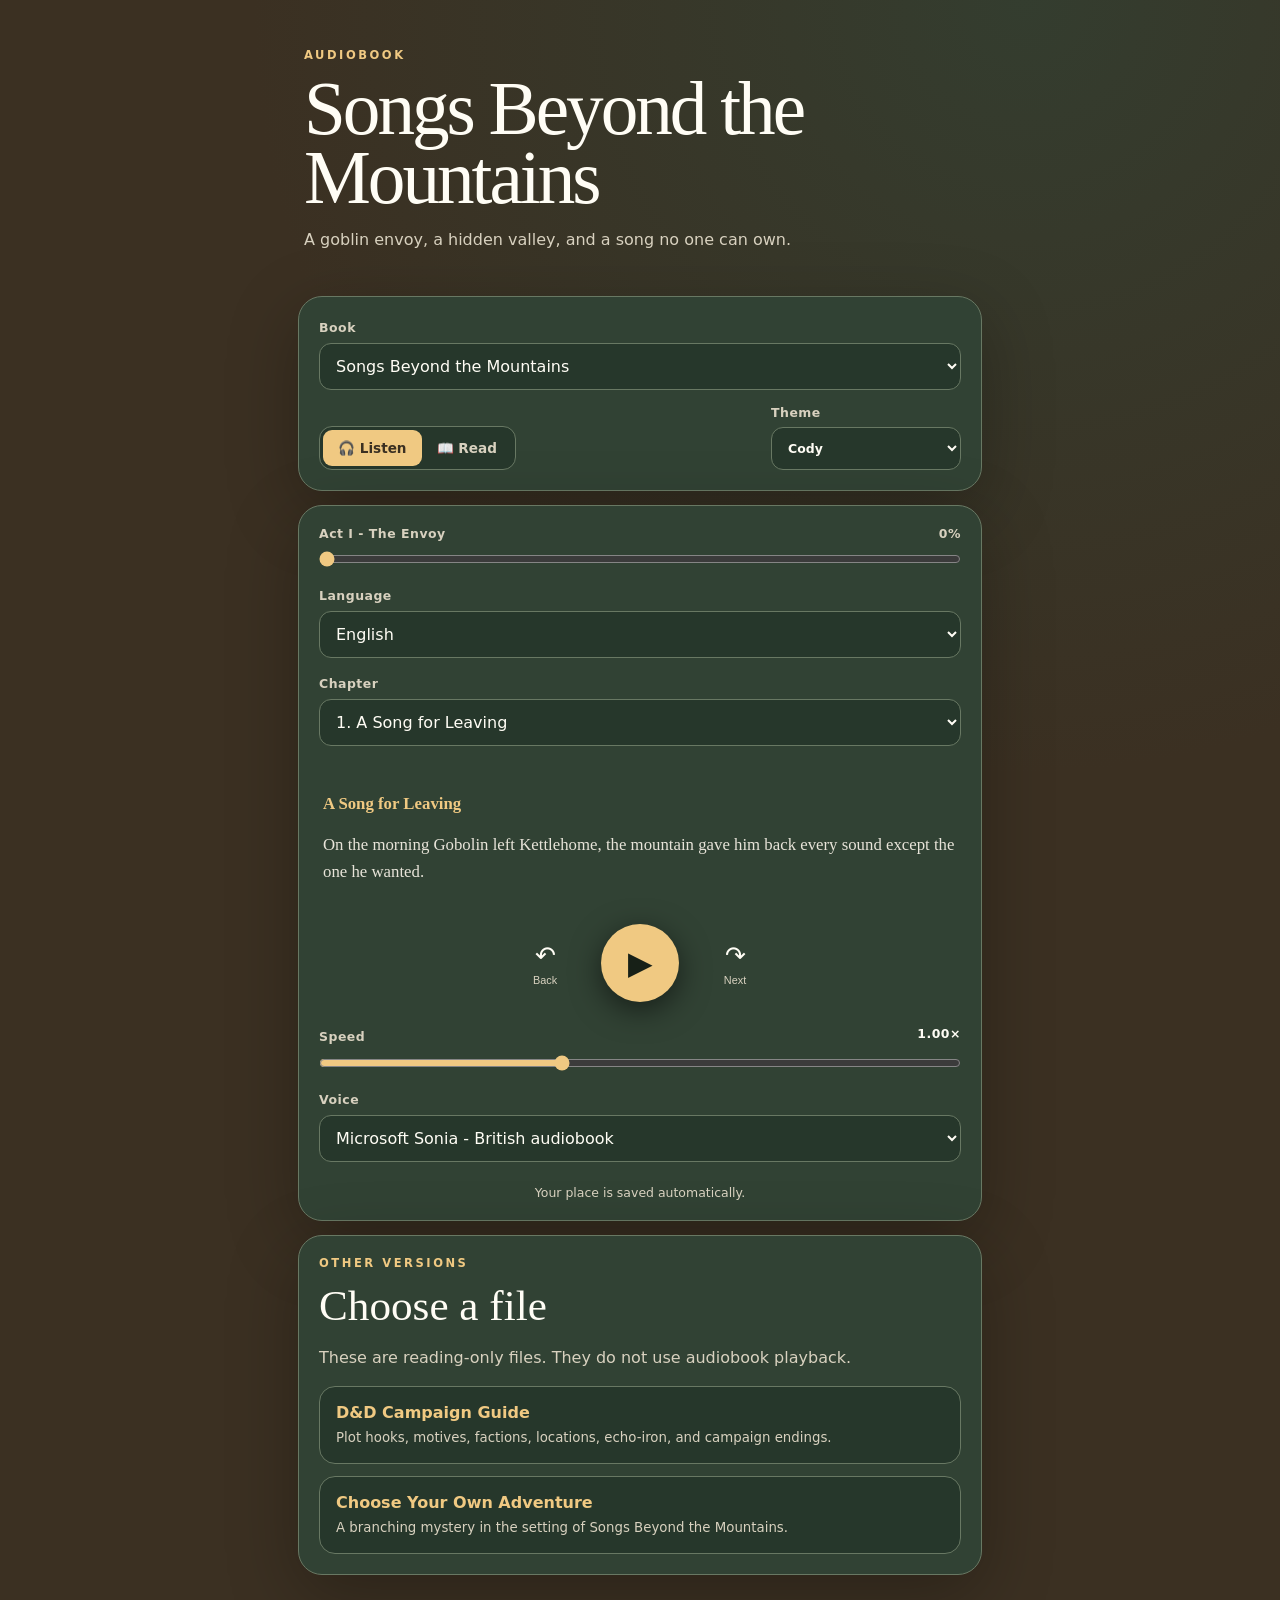
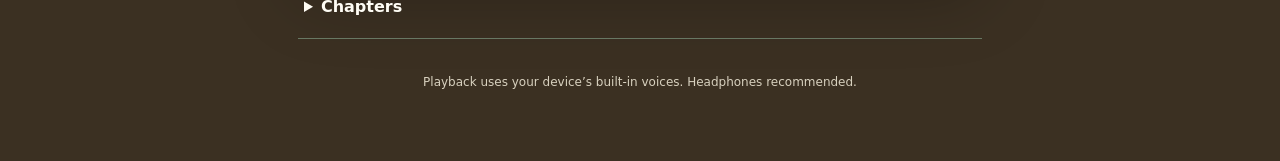
<file: index.html>
﻿<!doctype html>
<html lang="en">
<head>
  <meta charset="utf-8">
  <meta name="viewport" content="width=device-width,initial-scale=1,viewport-fit=cover">
  <meta name="theme-color" content="#17231d">
  <title>Songs Beyond the Mountains</title>
  <link rel="manifest" href="manifest.webmanifest">
  <link rel="stylesheet" href="style.css?v=14">
</head>
<body data-theme="cody" data-mode="listen">
  <main>
    <header>
      <p class="eyebrow" id="eyebrow">AUDIOBOOK</p>
      <h1 id="bookTitle">Songs Beyond<br>the Mountains</h1>
      <p class="subtitle" id="bookSubtitle">A goblin envoy, a hidden valley, and a song no one can own.</p>
    </header>

    <section class="library-controls" aria-label="Boghylde">
      <label for="bookSelect" id="bookLabel">Bog</label>
      <select id="bookSelect"></select>
      <div class="toolbar-row">
        <div class="segmented" aria-label="Tilstand">
          <button id="listenMode" class="active" type="button">🎧 Lyt</button>
          <button id="readMode" type="button">📖 Læs</button>
        </div>
        <label class="theme-picker" for="themeSelect"><span id="themeLabel">Tema</span>
          <select id="themeSelect">
            <option value="light">Sort/hvid</option>
            <option value="dark">Mørk</option>
            <option value="cody">Cody</option>
          </select>
        </label>
      </div>
    </section>

    <section class="player" aria-label="Audiobook player">
      <div class="progress-copy listen-only">
        <span id="actLabel">Act I</span>
        <span id="percentLabel">0%</span>
      </div>
      <input id="progress" class="listen-only" type="range" min="0" max="1000" value="0" aria-label="Chapter progress">

      <label for="languageSelect" id="languageLabel">Language</label>
      <select id="languageSelect">
        <option value="en">English</option>
        <option value="da">Dansk</option>
      </select>

      <label for="chapterSelect" id="chapterLabel">Chapter</label>
      <select id="chapterSelect"></select>

      <div class="now-reading listen-only">
        <p id="chapterTitle">Loading…</p>
        <p id="paragraphText"></p>
      </div>
      <audio id="chapterAudio" preload="metadata"></audio>

      <div class="transport listen-only">
        <button id="previous" class="small" aria-label="Previous paragraph">↶<span>Back</span></button>
        <button id="play" class="play" aria-label="Play">▶</button>
        <button id="next" class="small" aria-label="Next paragraph">↷<span>Next</span></button>
      </div>

      <div class="settings-grid listen-only">
        <label for="rate">Speed <output id="rateValue">1.00×</output></label>
        <input id="rate" type="range" min="0.7" max="1.5" step="0.05" value="1">
        <label for="voiceSelect">Voice</label>
        <select id="voiceSelect"></select>
      </div>

      <p id="status" class="status" aria-live="polite">Your place is saved automatically.</p>
    </section>

    <article id="reader" class="reader" aria-label="Læsetilstand">
      <p id="readerAct" class="eyebrow"></p>
      <h2 id="readerTitle"></h2>
      <div id="readerText"></div>
    </article>


    <section class="resource-cards" aria-label="Other versions">
      <p class="eyebrow">OTHER VERSIONS</p>
      <h2>Choose a file</h2>
      <p class="subtitle">These are reading-only files. They do not use audiobook playback.</p>
      <div class="card-grid">
        <a class="resource-card" href="extras/songs-beyond-the-mountains-dnd-campaign-guide.html">
          <span>D&D Campaign Guide</span>
          <small>Plot hooks, motives, factions, locations, echo-iron, and campaign endings.</small>
        </a>
        <a class="resource-card" href="extras/songs-beyond-the-mountains-choose-your-own-adventure.html">
          <span>Choose Your Own Adventure</span>
          <small>A branching mystery in the setting of Songs Beyond the Mountains.</small>
        </a>
      </div>
    </section>
    <details>
      <summary>Chapters</summary>
      <ol id="chapterList"></ol>
    </details>

    <footer>
      <p id="footerText">Playback uses your device’s built-in voices. Headphones recommended.</p>
    </footer>
  </main>
  <script src="chapters-data.js?v=9"></script>
  <script src="chapters-data-da.js?v=9"></script>
  <script src="audio/da/ready.js?v=9"></script>
  <script src="audio/en/ready.js?v=10"></script>
  <script src="library-data.js?v=14"></script>
  <script src="app.js?v=14" defer></script>
</body>
</html>
</file>
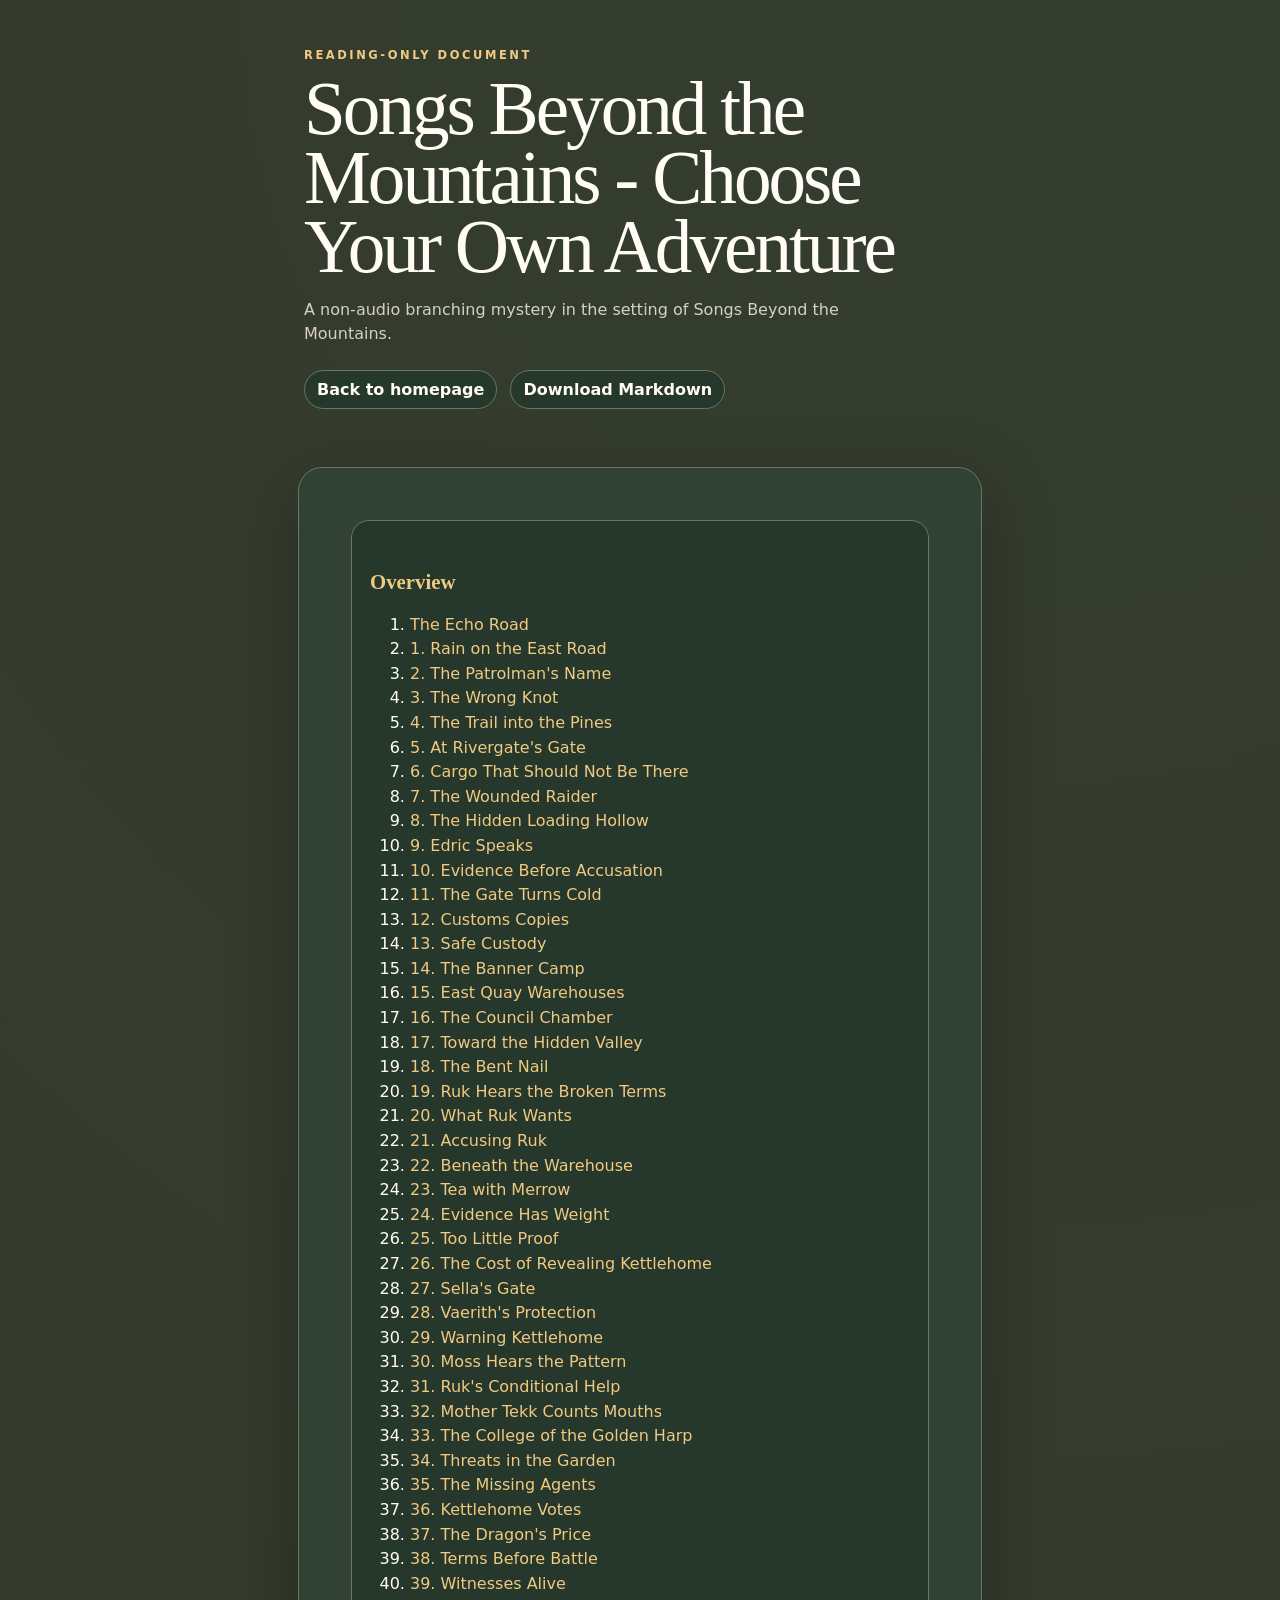
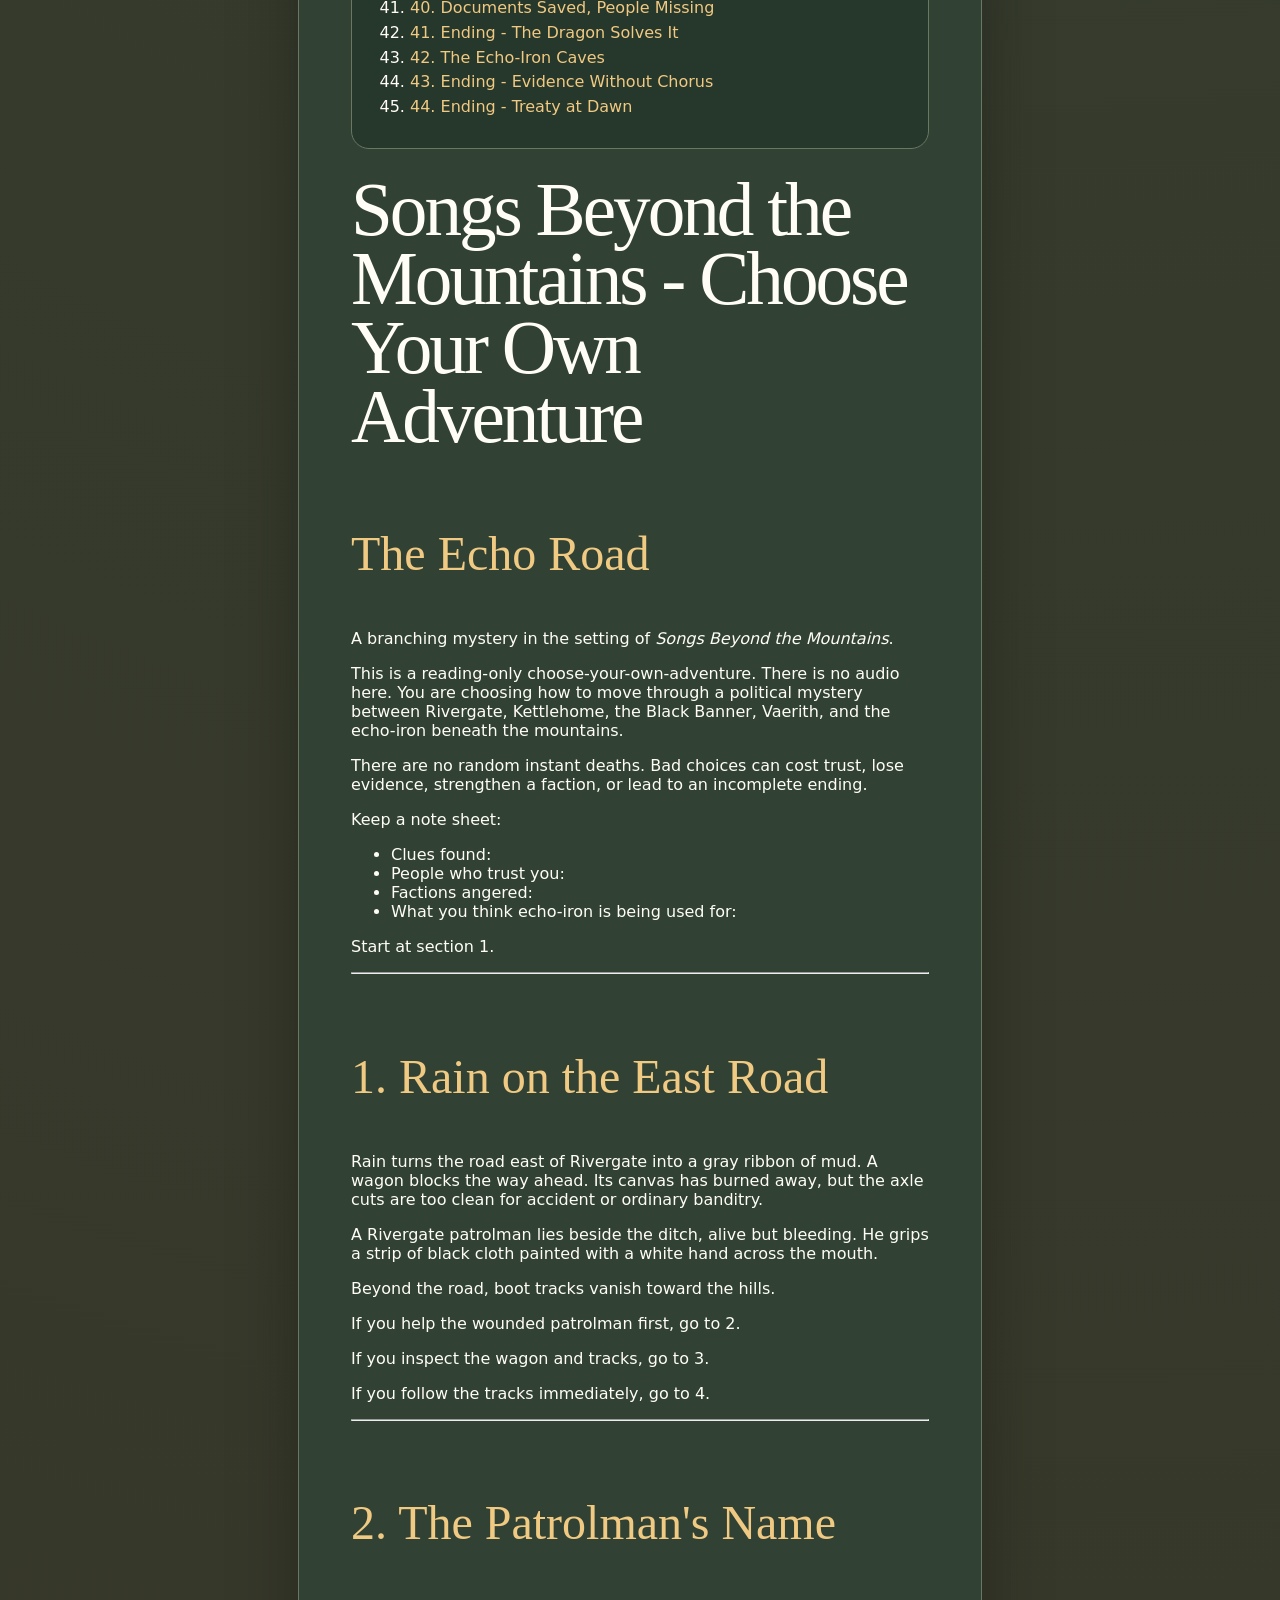
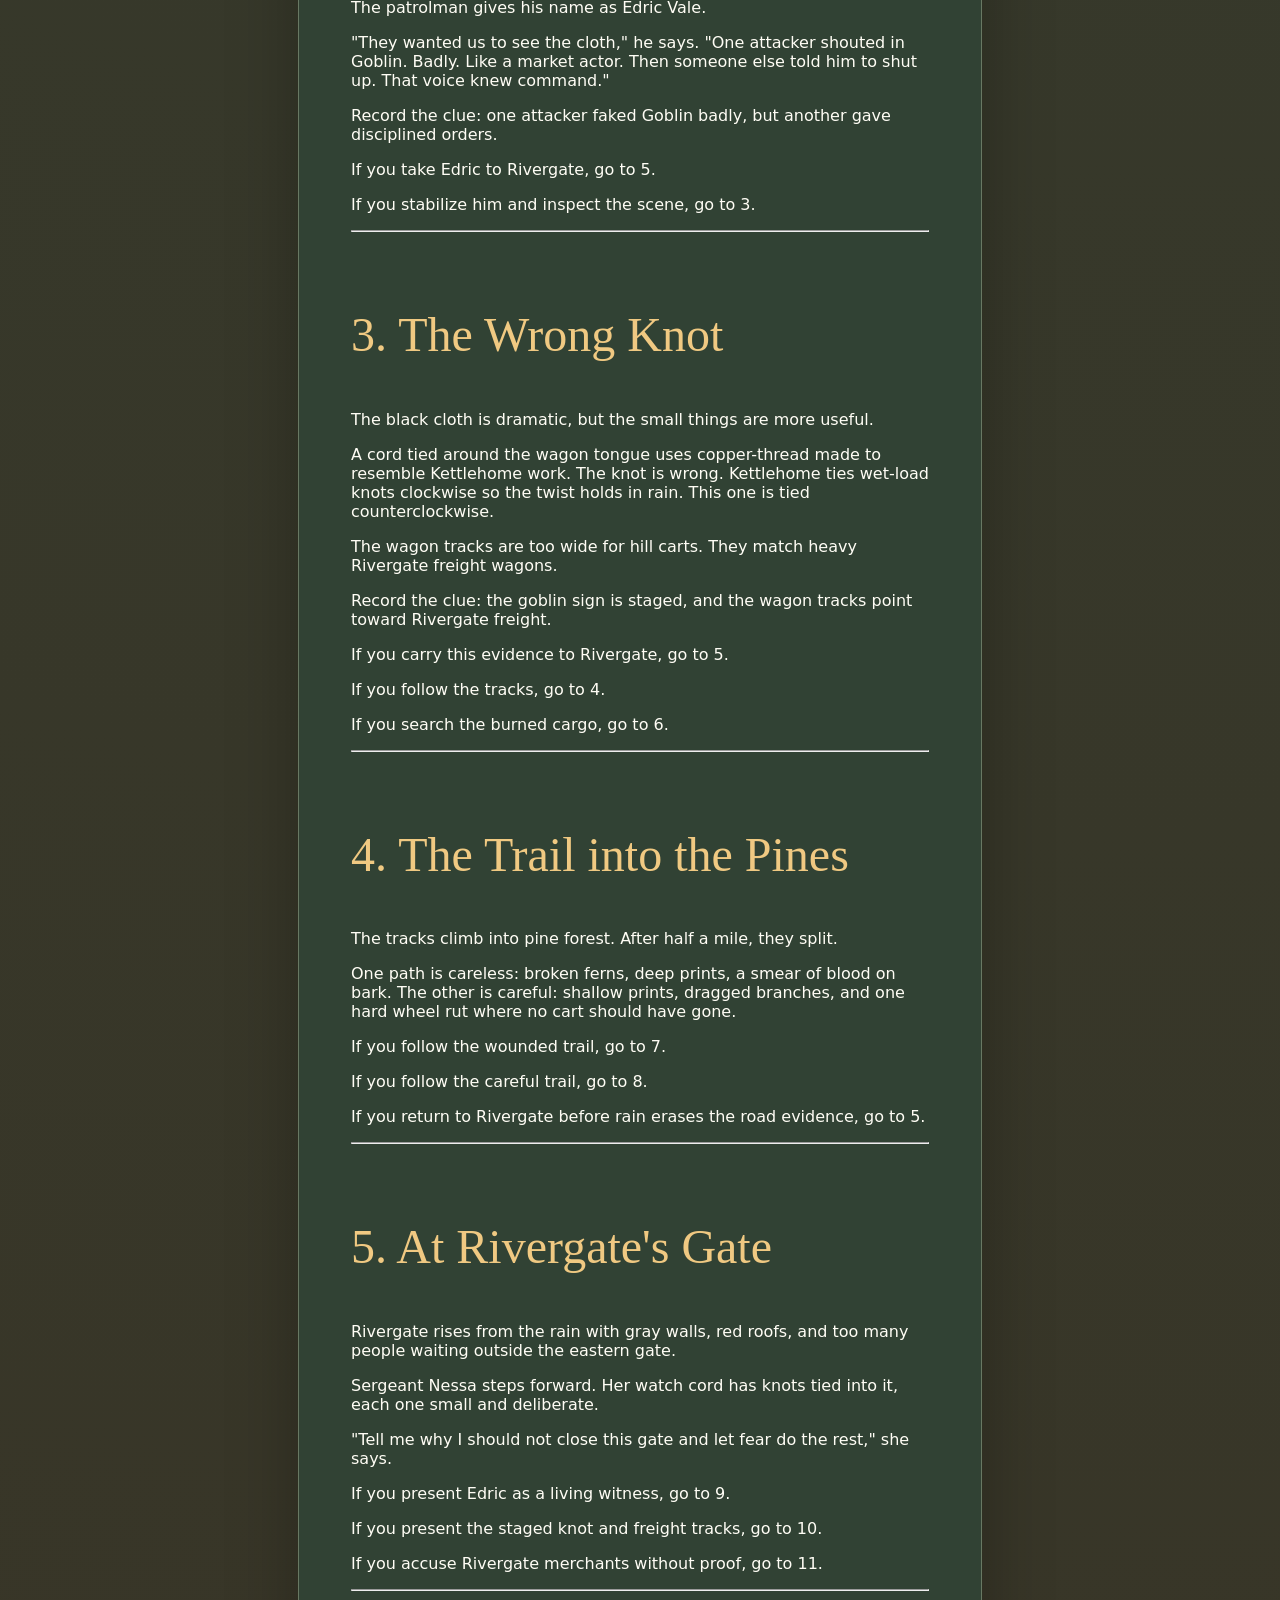
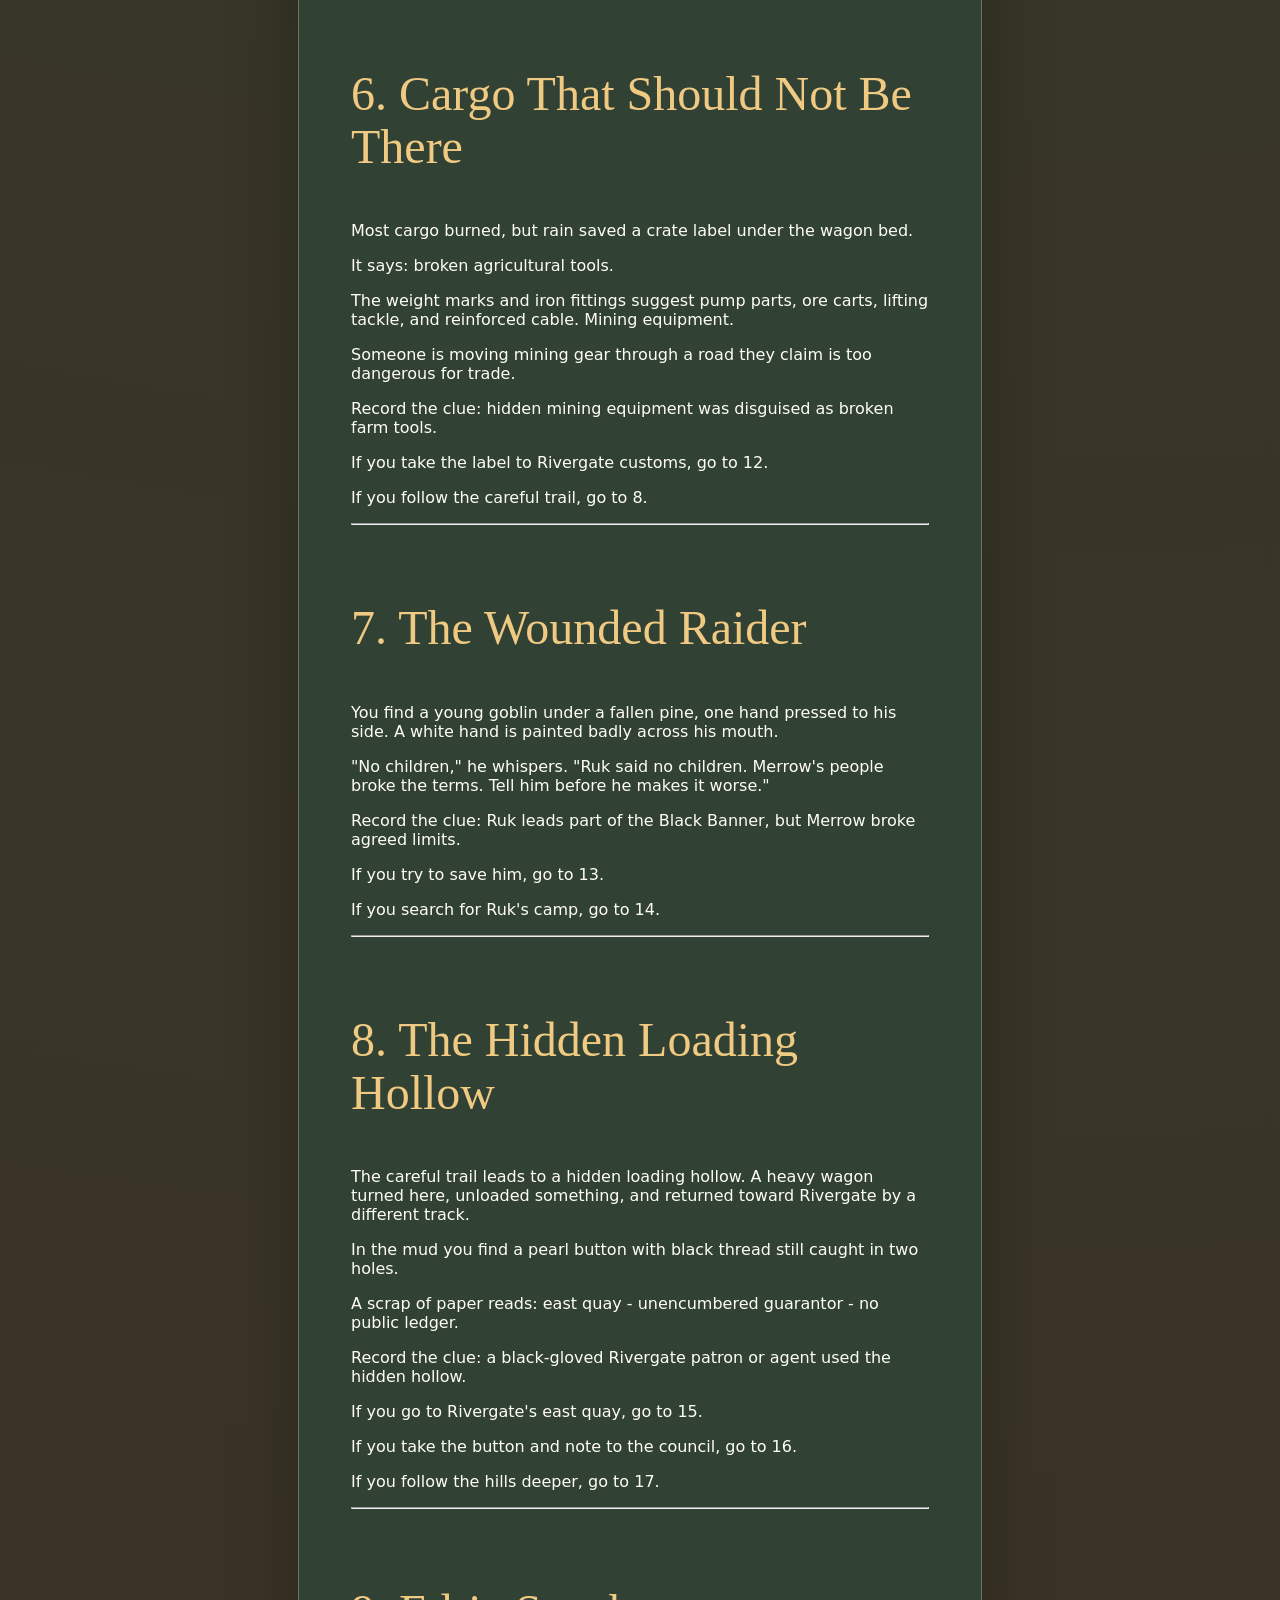
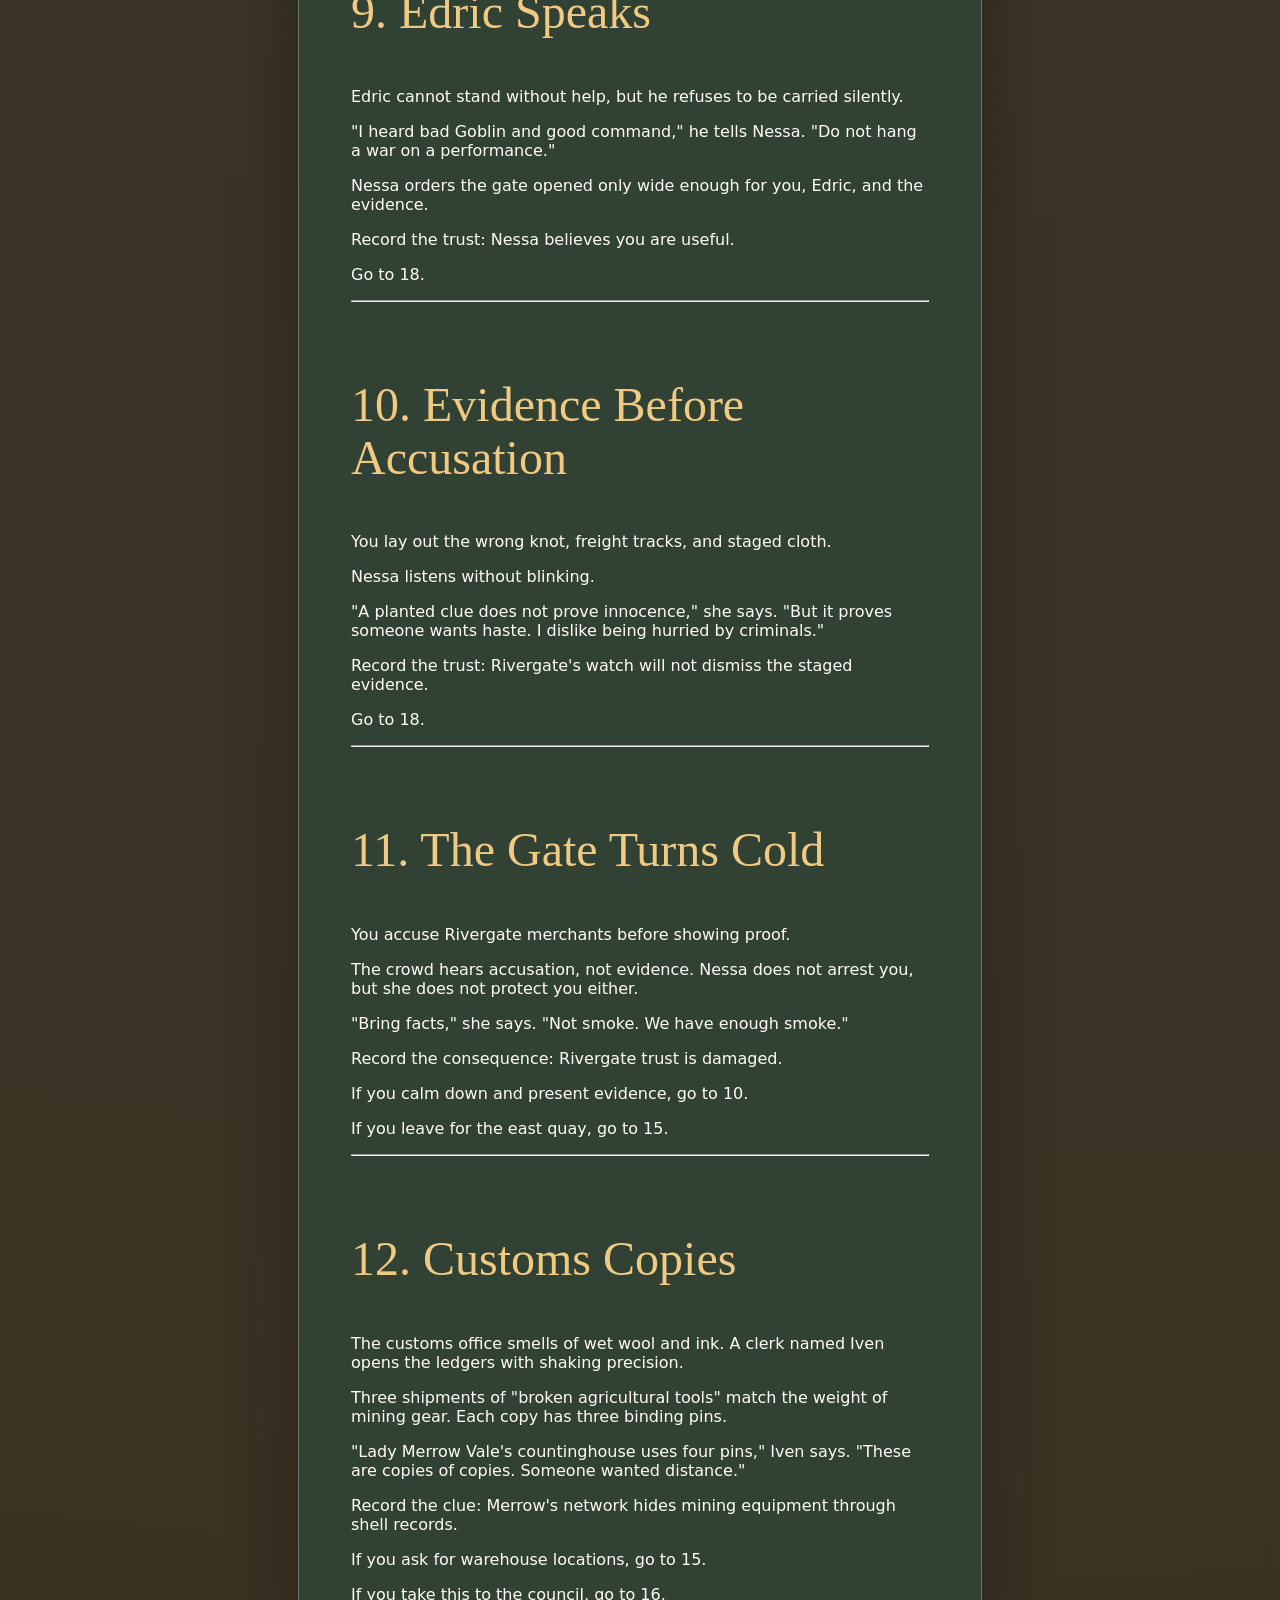
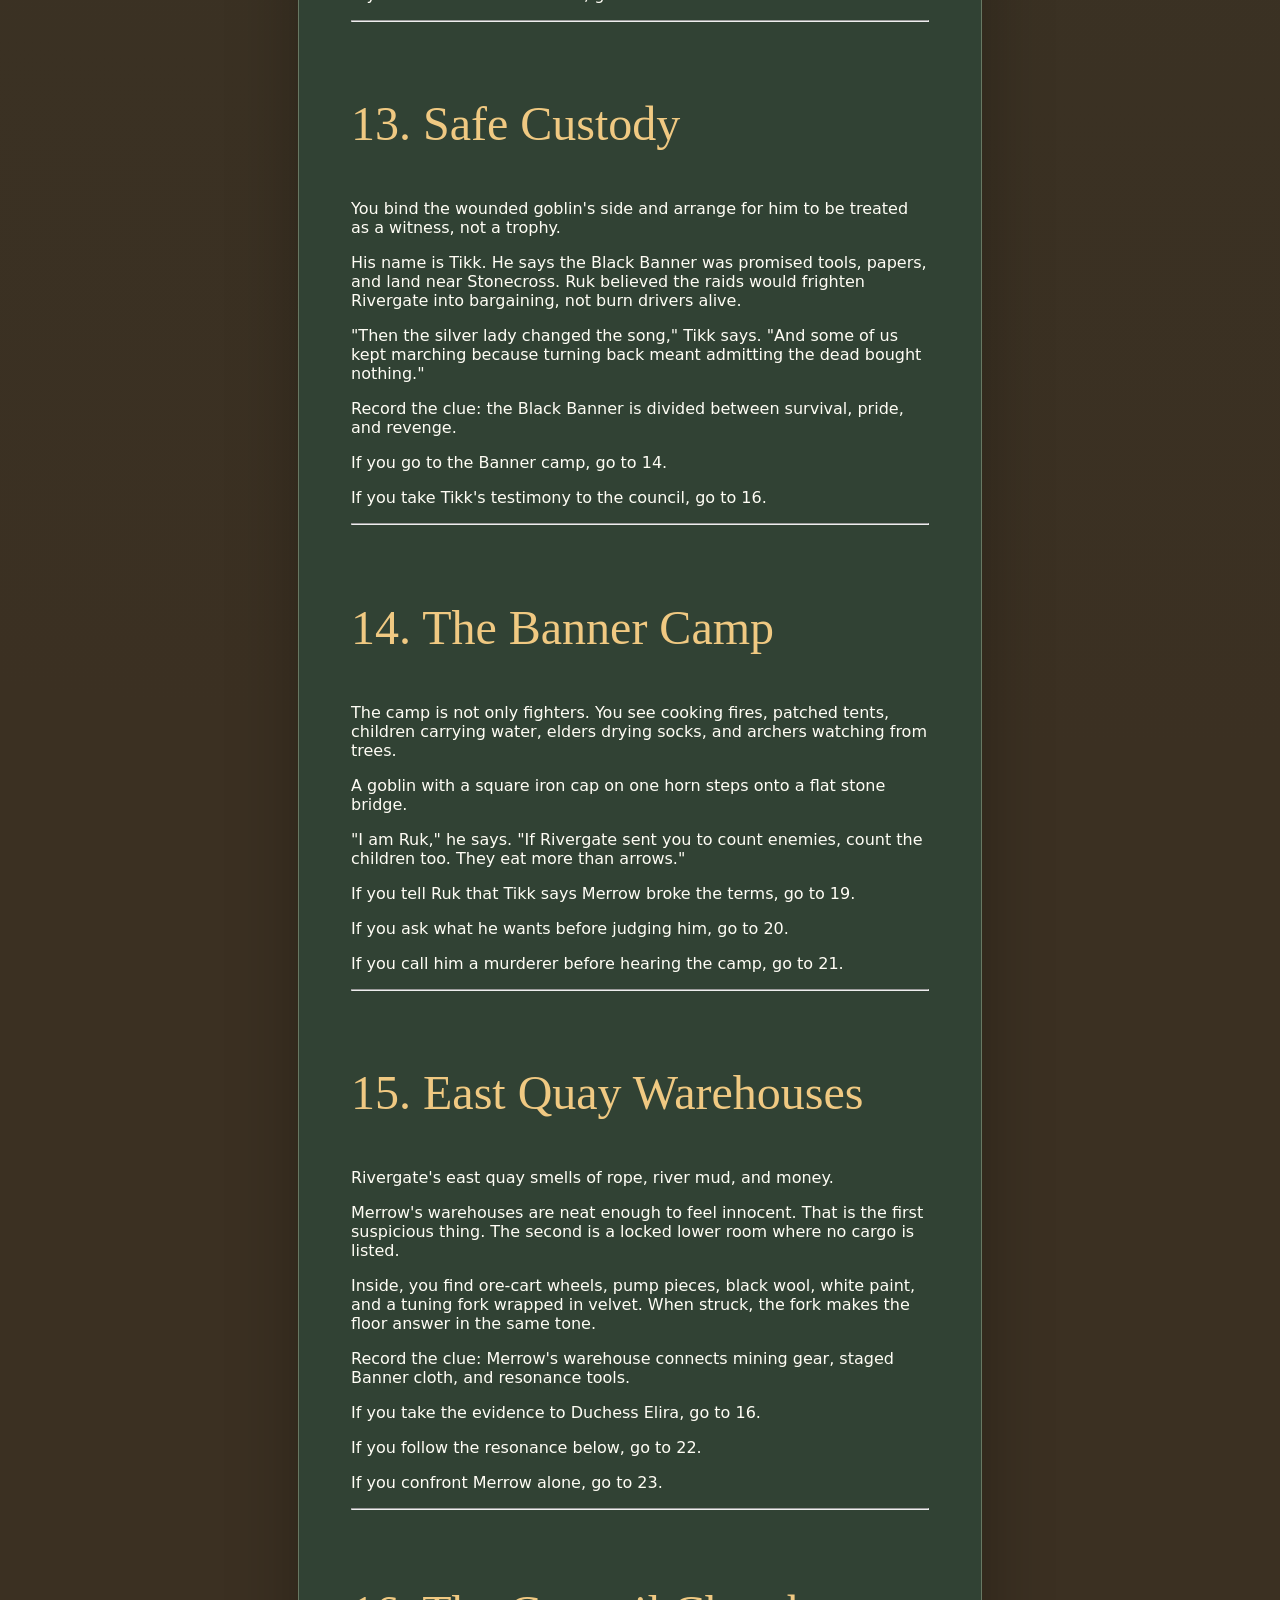
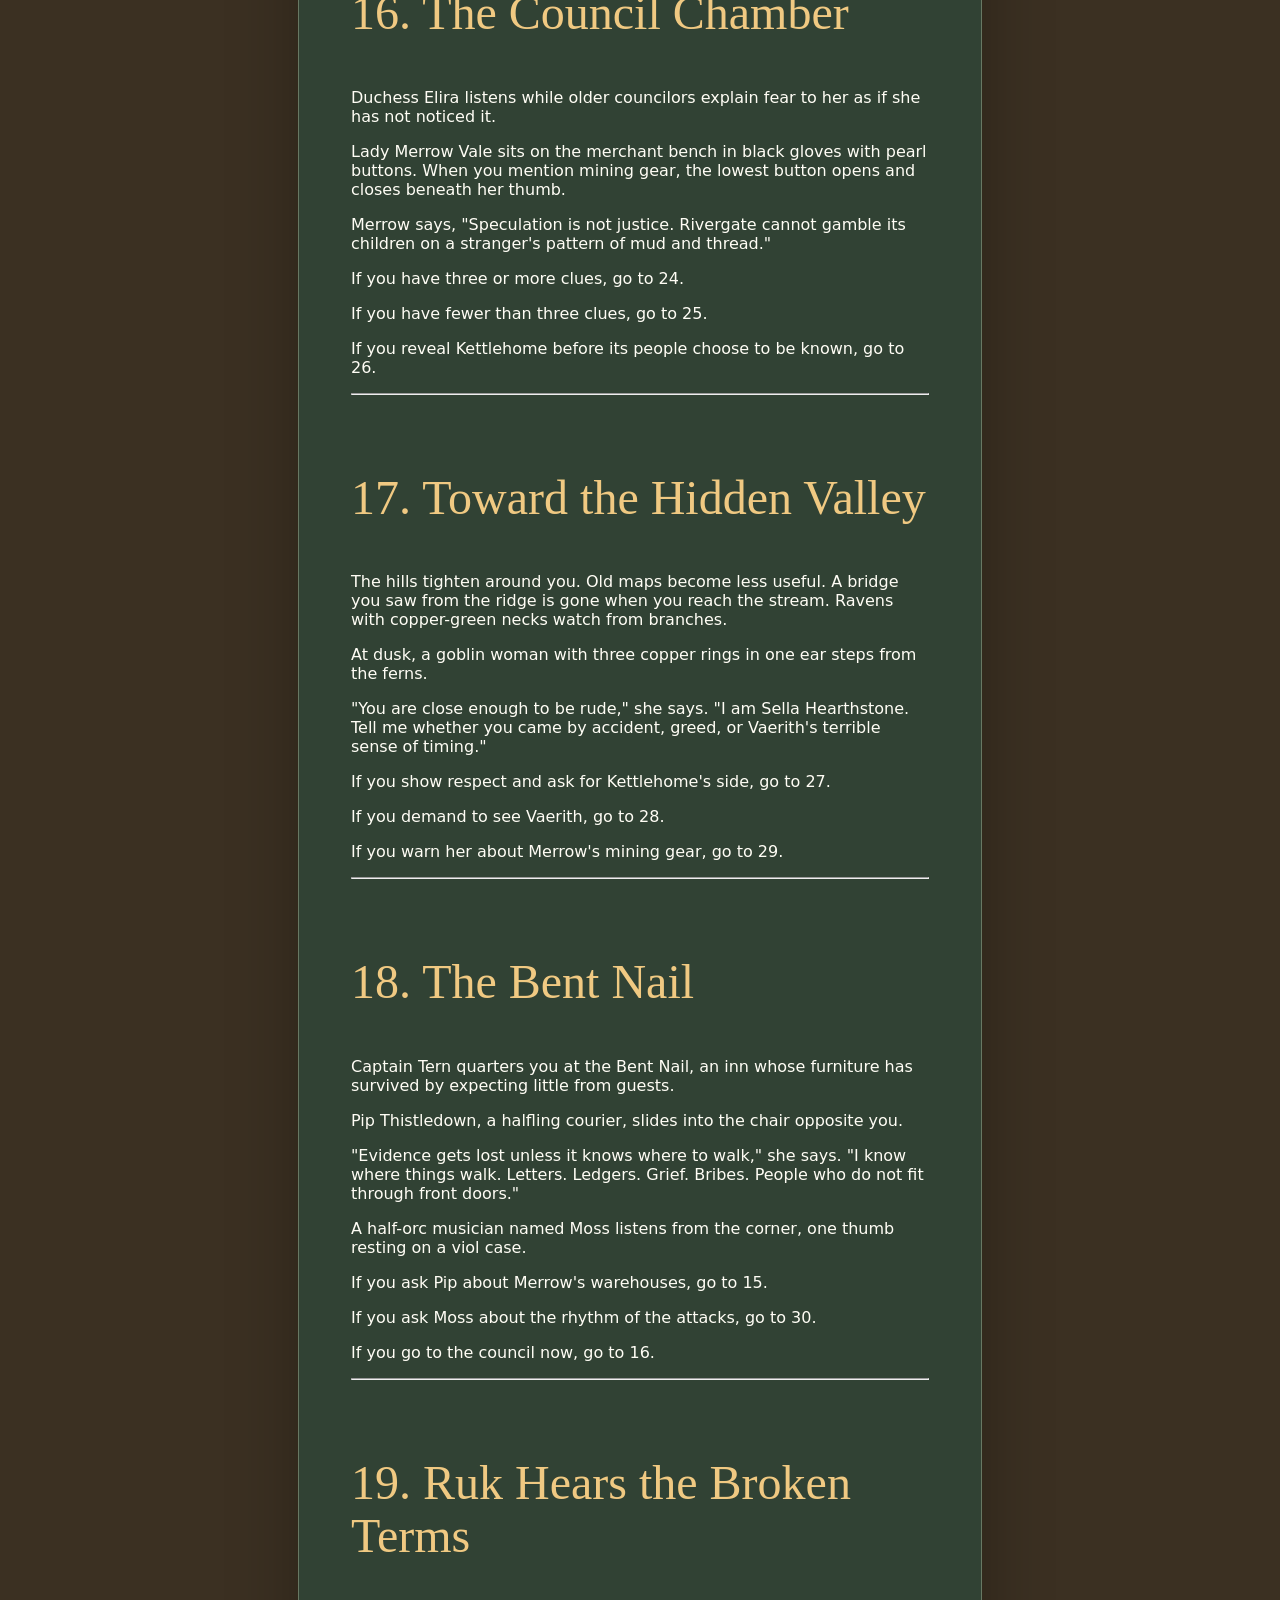
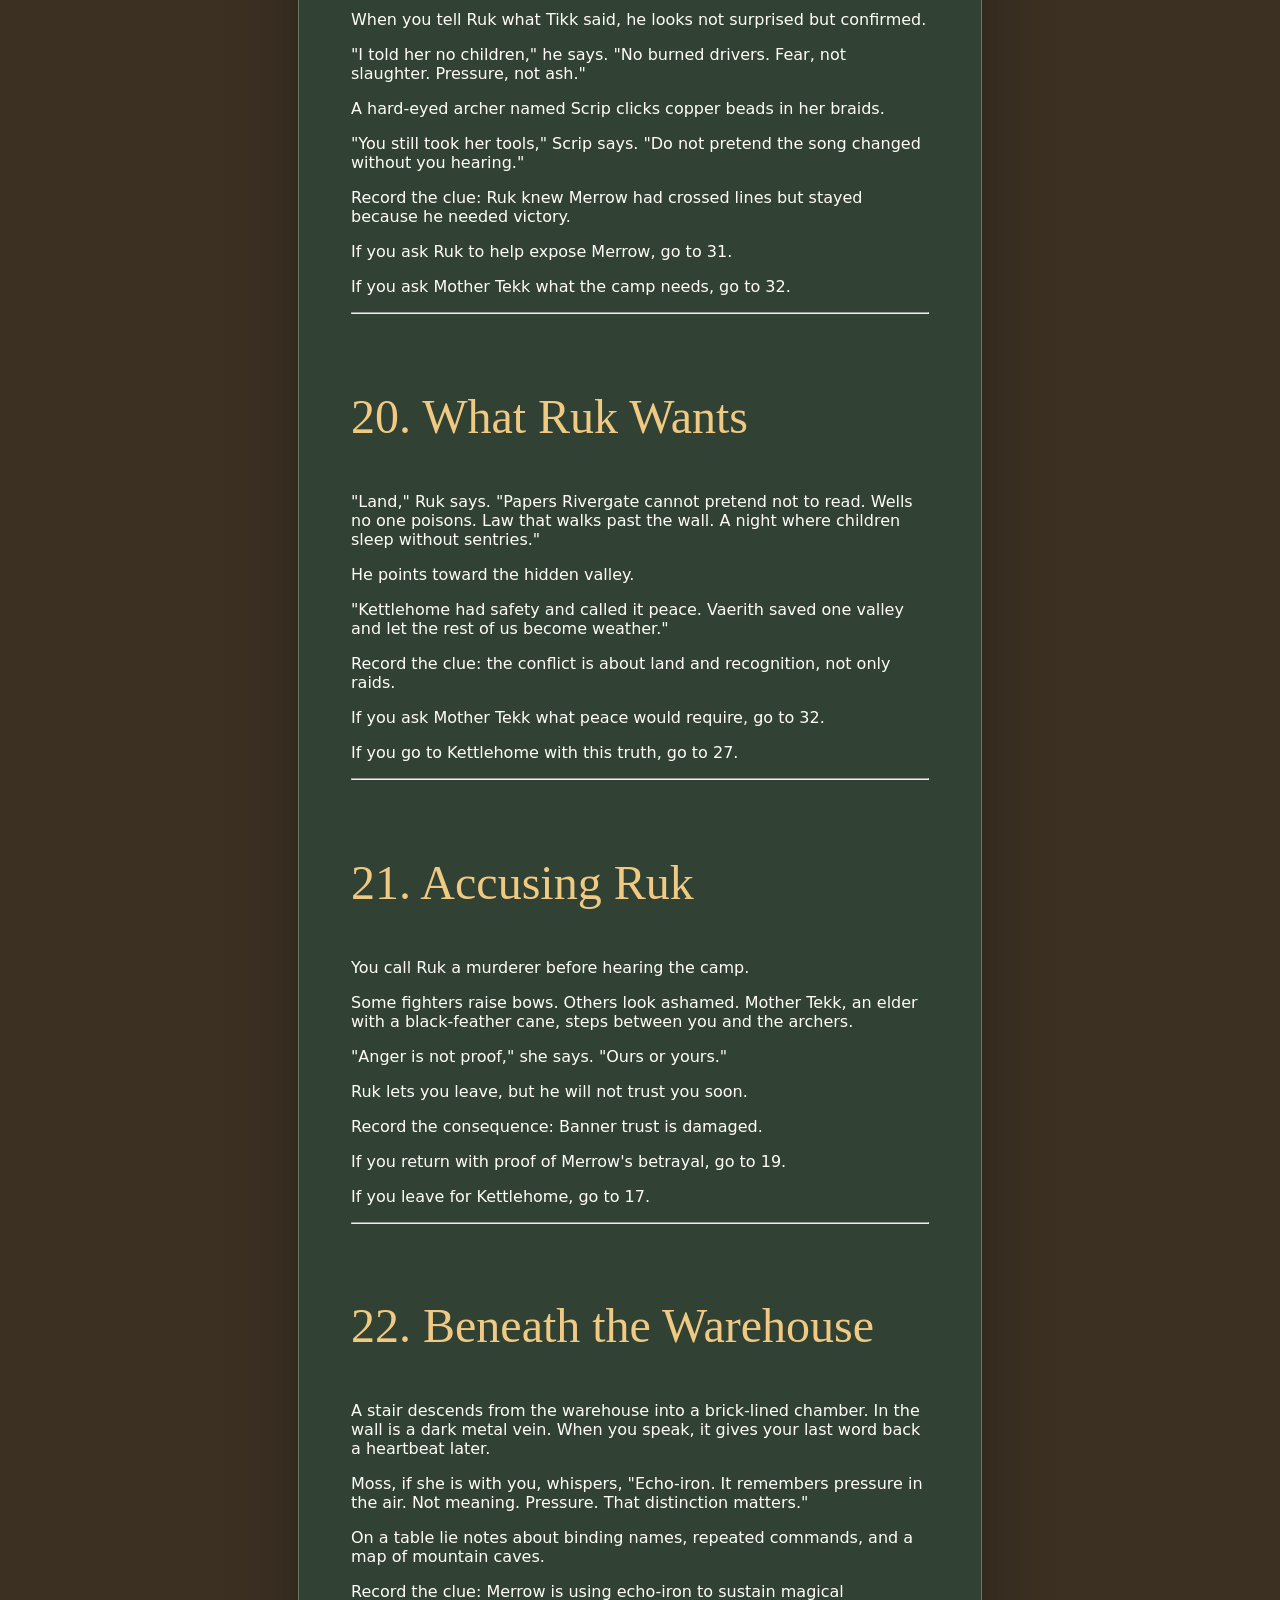
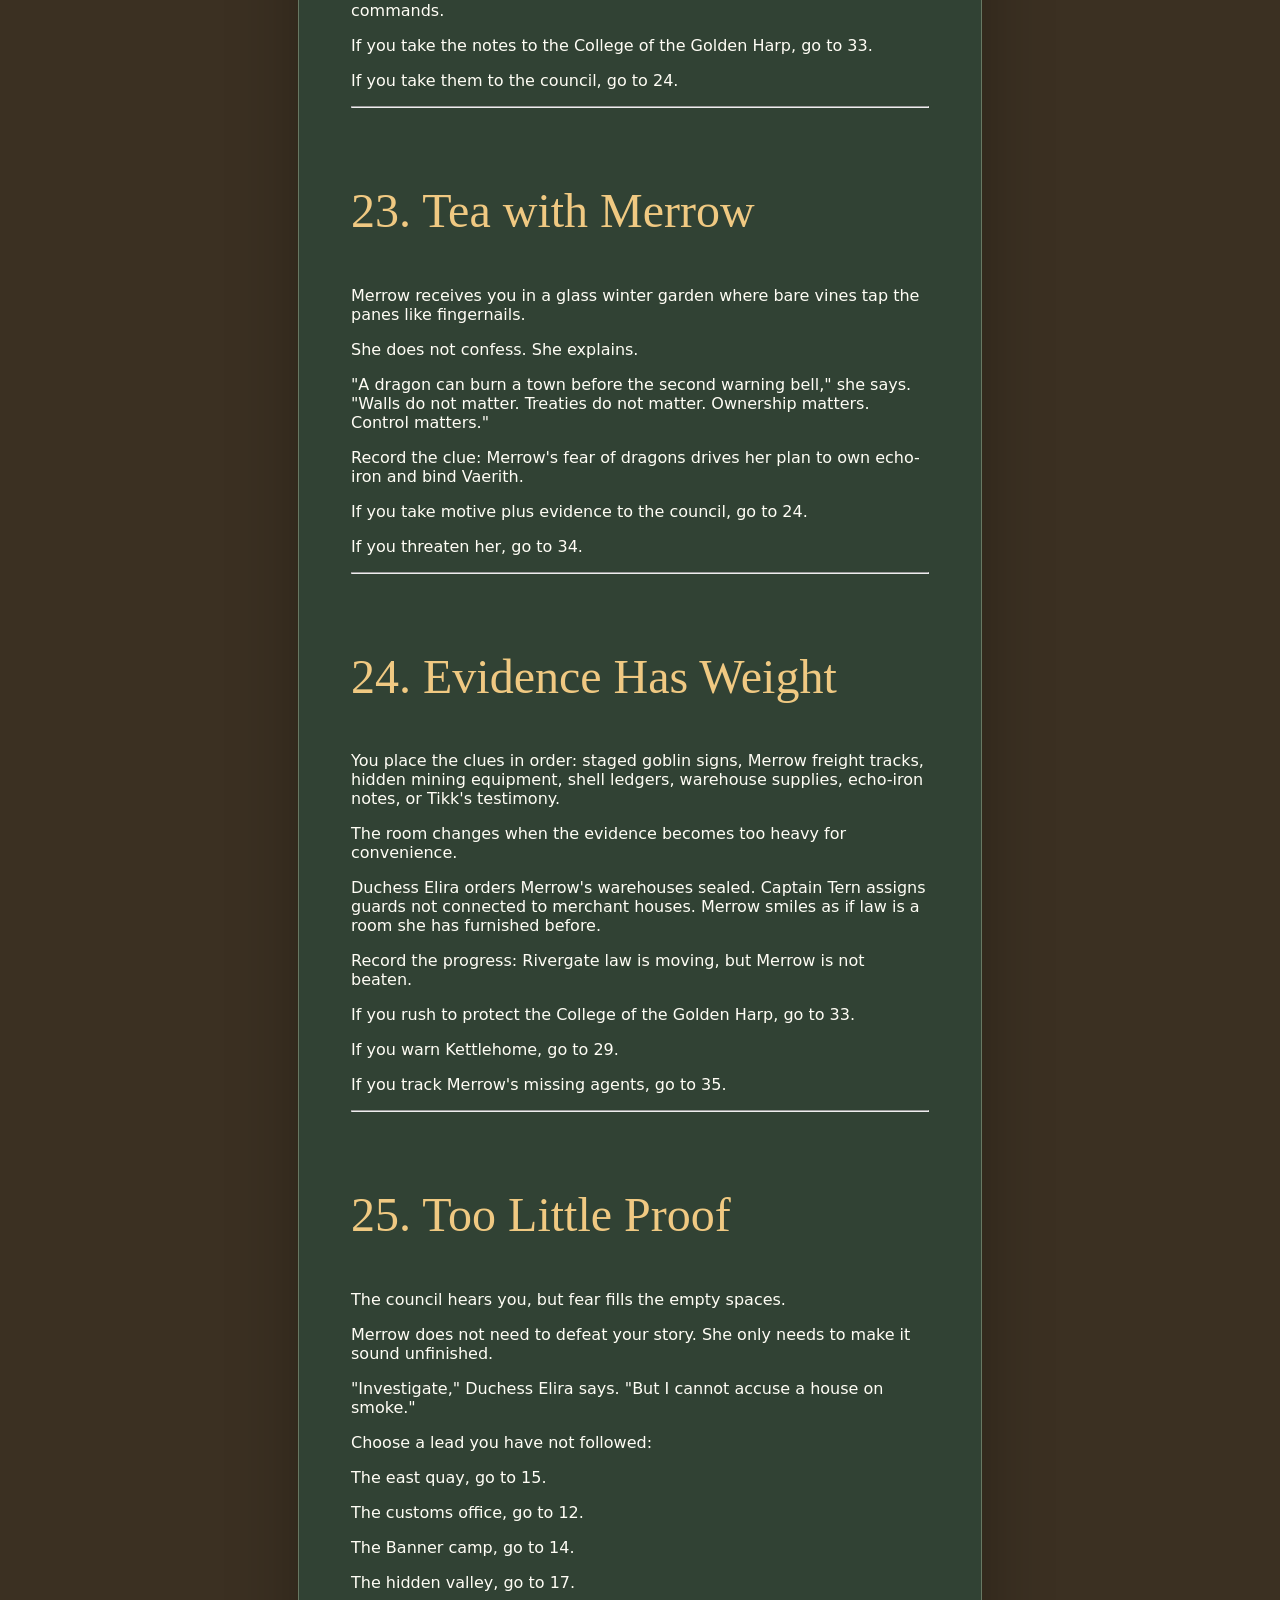
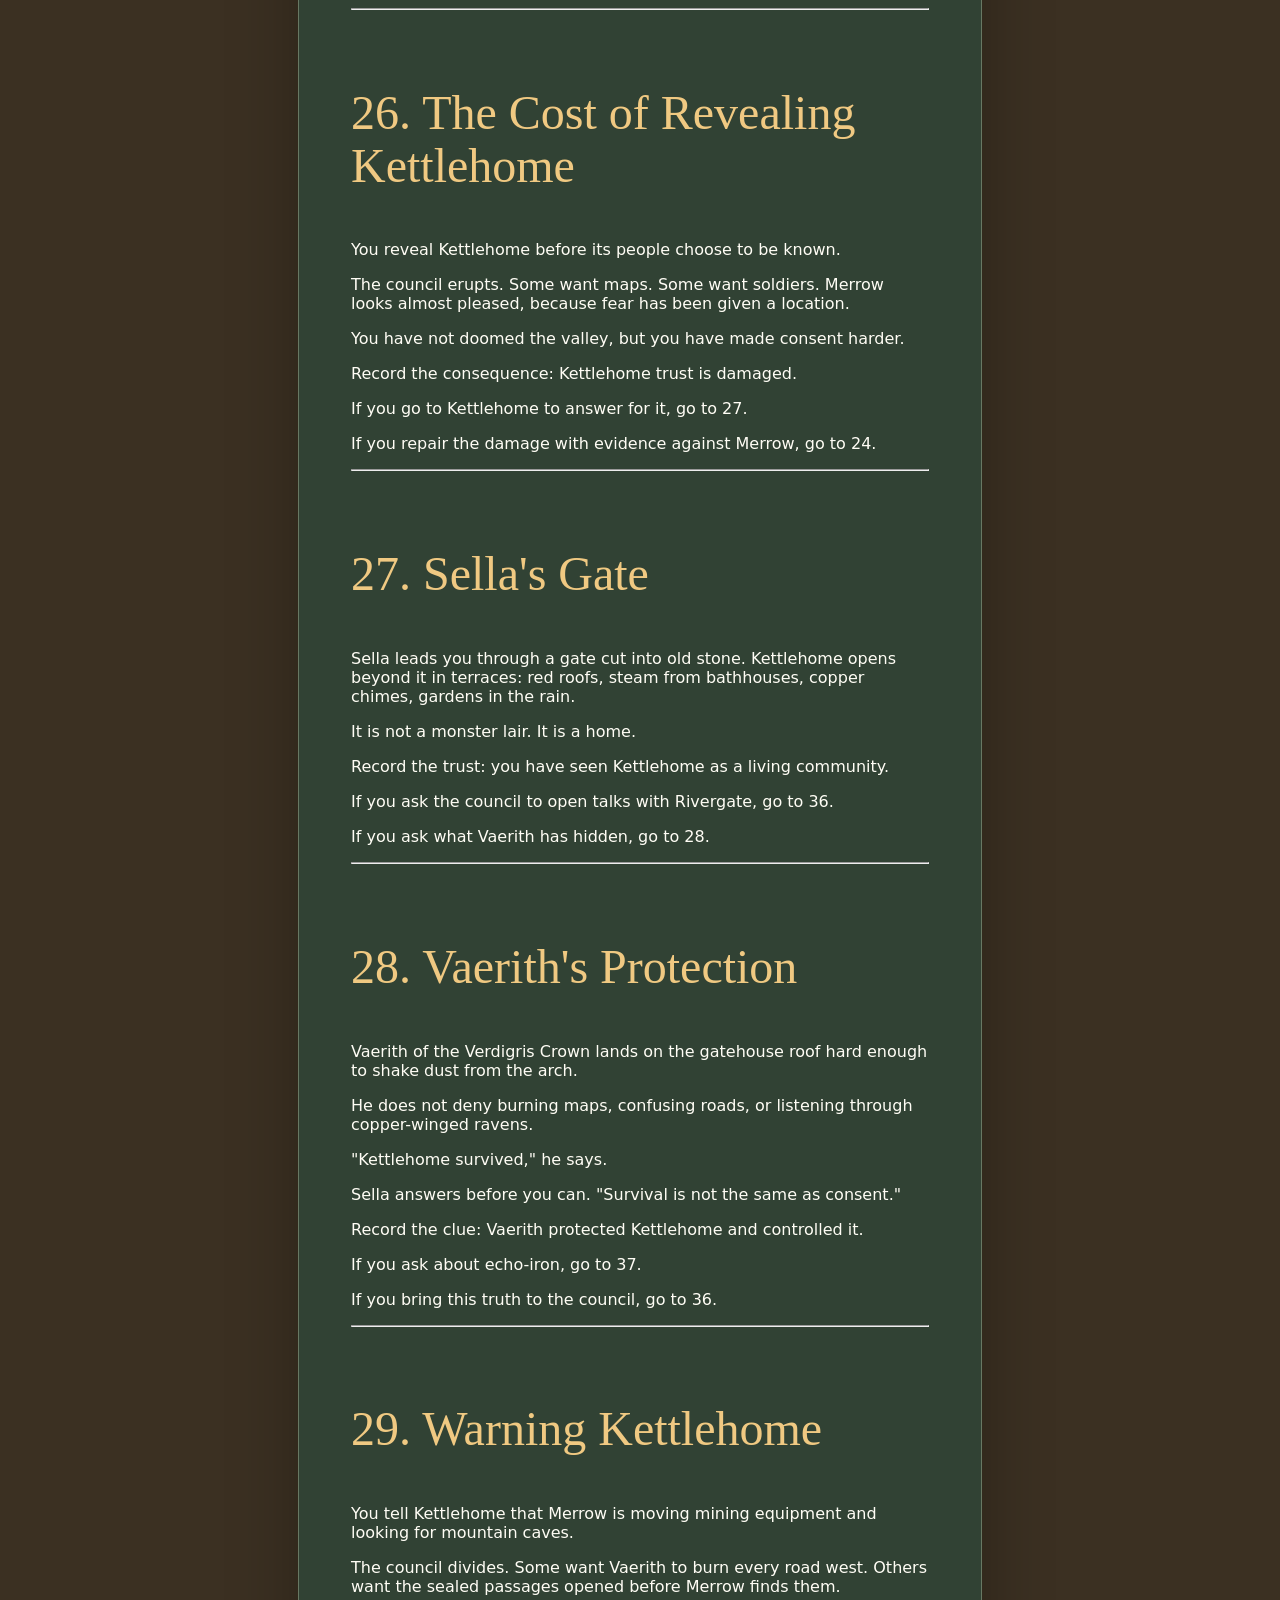
<file: extras/songs-beyond-the-mountains-choose-your-own-adventure.html>
<!doctype html>
<html lang="en">
<head>
  <meta charset="utf-8">
  <meta name="viewport" content="width=device-width,initial-scale=1">
  <title>Songs Beyond the Mountains - Choose Your Own Adventure</title>
  <link rel="stylesheet" href="../style.css?v=14">
</head>
<body data-theme="cody" data-mode="read">
  <main>
    <header>
      <p class="eyebrow">READING-ONLY DOCUMENT</p>
      <h1>Songs Beyond the Mountains - Choose Your Own Adventure</h1>
      <p class="subtitle">A non-audio branching mystery in the setting of Songs Beyond the Mountains.</p>
      <p><a class="resource-link" href="../index.html">Back to homepage</a> <a class="resource-link" href="songs-beyond-the-mountains-choose-your-own-adventure.md">Download Markdown</a></p>
    </header>
    <article class="reader standalone-reader doc-page"><nav class="doc-toc"><h2>Overview</h2><ol><li class="toc-level-2"><a href="#the-echo-road">The Echo Road</a></li><li class="toc-level-2"><a href="#1-rain-on-the-east-road">1. Rain on the East Road</a></li><li class="toc-level-2"><a href="#2-the-patrolman-s-name">2. The Patrolman&#x27;s Name</a></li><li class="toc-level-2"><a href="#3-the-wrong-knot">3. The Wrong Knot</a></li><li class="toc-level-2"><a href="#4-the-trail-into-the-pines">4. The Trail into the Pines</a></li><li class="toc-level-2"><a href="#5-at-rivergate-s-gate">5. At Rivergate&#x27;s Gate</a></li><li class="toc-level-2"><a href="#6-cargo-that-should-not-be-there">6. Cargo That Should Not Be There</a></li><li class="toc-level-2"><a href="#7-the-wounded-raider">7. The Wounded Raider</a></li><li class="toc-level-2"><a href="#8-the-hidden-loading-hollow">8. The Hidden Loading Hollow</a></li><li class="toc-level-2"><a href="#9-edric-speaks">9. Edric Speaks</a></li><li class="toc-level-2"><a href="#10-evidence-before-accusation">10. Evidence Before Accusation</a></li><li class="toc-level-2"><a href="#11-the-gate-turns-cold">11. The Gate Turns Cold</a></li><li class="toc-level-2"><a href="#12-customs-copies">12. Customs Copies</a></li><li class="toc-level-2"><a href="#13-safe-custody">13. Safe Custody</a></li><li class="toc-level-2"><a href="#14-the-banner-camp">14. The Banner Camp</a></li><li class="toc-level-2"><a href="#15-east-quay-warehouses">15. East Quay Warehouses</a></li><li class="toc-level-2"><a href="#16-the-council-chamber">16. The Council Chamber</a></li><li class="toc-level-2"><a href="#17-toward-the-hidden-valley">17. Toward the Hidden Valley</a></li><li class="toc-level-2"><a href="#18-the-bent-nail">18. The Bent Nail</a></li><li class="toc-level-2"><a href="#19-ruk-hears-the-broken-terms">19. Ruk Hears the Broken Terms</a></li><li class="toc-level-2"><a href="#20-what-ruk-wants">20. What Ruk Wants</a></li><li class="toc-level-2"><a href="#21-accusing-ruk">21. Accusing Ruk</a></li><li class="toc-level-2"><a href="#22-beneath-the-warehouse">22. Beneath the Warehouse</a></li><li class="toc-level-2"><a href="#23-tea-with-merrow">23. Tea with Merrow</a></li><li class="toc-level-2"><a href="#24-evidence-has-weight">24. Evidence Has Weight</a></li><li class="toc-level-2"><a href="#25-too-little-proof">25. Too Little Proof</a></li><li class="toc-level-2"><a href="#26-the-cost-of-revealing-kettlehome">26. The Cost of Revealing Kettlehome</a></li><li class="toc-level-2"><a href="#27-sella-s-gate">27. Sella&#x27;s Gate</a></li><li class="toc-level-2"><a href="#28-vaerith-s-protection">28. Vaerith&#x27;s Protection</a></li><li class="toc-level-2"><a href="#29-warning-kettlehome">29. Warning Kettlehome</a></li><li class="toc-level-2"><a href="#30-moss-hears-the-pattern">30. Moss Hears the Pattern</a></li><li class="toc-level-2"><a href="#31-ruk-s-conditional-help">31. Ruk&#x27;s Conditional Help</a></li><li class="toc-level-2"><a href="#32-mother-tekk-counts-mouths">32. Mother Tekk Counts Mouths</a></li><li class="toc-level-2"><a href="#33-the-college-of-the-golden-harp">33. The College of the Golden Harp</a></li><li class="toc-level-2"><a href="#34-threats-in-the-garden">34. Threats in the Garden</a></li><li class="toc-level-2"><a href="#35-the-missing-agents">35. The Missing Agents</a></li><li class="toc-level-2"><a href="#36-kettlehome-votes">36. Kettlehome Votes</a></li><li class="toc-level-2"><a href="#37-the-dragon-s-price">37. The Dragon&#x27;s Price</a></li><li class="toc-level-2"><a href="#38-terms-before-battle">38. Terms Before Battle</a></li><li class="toc-level-2"><a href="#39-witnesses-alive">39. Witnesses Alive</a></li><li class="toc-level-2"><a href="#40-documents-saved-people-missing">40. Documents Saved, People Missing</a></li><li class="toc-level-2"><a href="#41-ending-the-dragon-solves-it">41. Ending - The Dragon Solves It</a></li><li class="toc-level-2"><a href="#42-the-echo-iron-caves">42. The Echo-Iron Caves</a></li><li class="toc-level-2"><a href="#43-ending-evidence-without-chorus">43. Ending - Evidence Without Chorus</a></li><li class="toc-level-2"><a href="#44-ending-treaty-at-dawn">44. Ending - Treaty at Dawn</a></li></ol></nav>
<h1 id="songs-beyond-the-mountains-choose-your-own-adventure">Songs Beyond the Mountains - Choose Your Own Adventure</h1>
<h2 id="the-echo-road">The Echo Road</h2>
<p>A branching mystery in the setting of <em>Songs Beyond the Mountains</em>.</p>
<p>This is a reading-only choose-your-own-adventure. There is no audio here. You are choosing how to move through a political mystery between Rivergate, Kettlehome, the Black Banner, Vaerith, and the echo-iron beneath the mountains.</p>
<p>There are no random instant deaths. Bad choices can cost trust, lose evidence, strengthen a faction, or lead to an incomplete ending.</p>
<p>Keep a note sheet:</p>
<ul>
<li>Clues found:</li>
<li>People who trust you:</li>
<li>Factions angered:</li>
<li>What you think echo-iron is being used for:</li>
</ul>
<p>Start at section 1.</p>
<hr>
<h2 id="1-rain-on-the-east-road">1. Rain on the East Road</h2>
<p>Rain turns the road east of Rivergate into a gray ribbon of mud. A wagon blocks the way ahead. Its canvas has burned away, but the axle cuts are too clean for accident or ordinary banditry.</p>
<p>A Rivergate patrolman lies beside the ditch, alive but bleeding. He grips a strip of black cloth painted with a white hand across the mouth.</p>
<p>Beyond the road, boot tracks vanish toward the hills.</p>
<p>If you help the wounded patrolman first, go to 2.</p>
<p>If you inspect the wagon and tracks, go to 3.</p>
<p>If you follow the tracks immediately, go to 4.</p>
<hr>
<h2 id="2-the-patrolman-s-name">2. The Patrolman&#x27;s Name</h2>
<p>The patrolman gives his name as Edric Vale.</p>
<p>&quot;They wanted us to see the cloth,&quot; he says. &quot;One attacker shouted in Goblin. Badly. Like a market actor. Then someone else told him to shut up. That voice knew command.&quot;</p>
<p>Record the clue: one attacker faked Goblin badly, but another gave disciplined orders.</p>
<p>If you take Edric to Rivergate, go to 5.</p>
<p>If you stabilize him and inspect the scene, go to 3.</p>
<hr>
<h2 id="3-the-wrong-knot">3. The Wrong Knot</h2>
<p>The black cloth is dramatic, but the small things are more useful.</p>
<p>A cord tied around the wagon tongue uses copper-thread made to resemble Kettlehome work. The knot is wrong. Kettlehome ties wet-load knots clockwise so the twist holds in rain. This one is tied counterclockwise.</p>
<p>The wagon tracks are too wide for hill carts. They match heavy Rivergate freight wagons.</p>
<p>Record the clue: the goblin sign is staged, and the wagon tracks point toward Rivergate freight.</p>
<p>If you carry this evidence to Rivergate, go to 5.</p>
<p>If you follow the tracks, go to 4.</p>
<p>If you search the burned cargo, go to 6.</p>
<hr>
<h2 id="4-the-trail-into-the-pines">4. The Trail into the Pines</h2>
<p>The tracks climb into pine forest. After half a mile, they split.</p>
<p>One path is careless: broken ferns, deep prints, a smear of blood on bark. The other is careful: shallow prints, dragged branches, and one hard wheel rut where no cart should have gone.</p>
<p>If you follow the wounded trail, go to 7.</p>
<p>If you follow the careful trail, go to 8.</p>
<p>If you return to Rivergate before rain erases the road evidence, go to 5.</p>
<hr>
<h2 id="5-at-rivergate-s-gate">5. At Rivergate&#x27;s Gate</h2>
<p>Rivergate rises from the rain with gray walls, red roofs, and too many people waiting outside the eastern gate.</p>
<p>Sergeant Nessa steps forward. Her watch cord has knots tied into it, each one small and deliberate.</p>
<p>&quot;Tell me why I should not close this gate and let fear do the rest,&quot; she says.</p>
<p>If you present Edric as a living witness, go to 9.</p>
<p>If you present the staged knot and freight tracks, go to 10.</p>
<p>If you accuse Rivergate merchants without proof, go to 11.</p>
<hr>
<h2 id="6-cargo-that-should-not-be-there">6. Cargo That Should Not Be There</h2>
<p>Most cargo burned, but rain saved a crate label under the wagon bed.</p>
<p>It says: broken agricultural tools.</p>
<p>The weight marks and iron fittings suggest pump parts, ore carts, lifting tackle, and reinforced cable. Mining equipment.</p>
<p>Someone is moving mining gear through a road they claim is too dangerous for trade.</p>
<p>Record the clue: hidden mining equipment was disguised as broken farm tools.</p>
<p>If you take the label to Rivergate customs, go to 12.</p>
<p>If you follow the careful trail, go to 8.</p>
<hr>
<h2 id="7-the-wounded-raider">7. The Wounded Raider</h2>
<p>You find a young goblin under a fallen pine, one hand pressed to his side. A white hand is painted badly across his mouth.</p>
<p>&quot;No children,&quot; he whispers. &quot;Ruk said no children. Merrow&#x27;s people broke the terms. Tell him before he makes it worse.&quot;</p>
<p>Record the clue: Ruk leads part of the Black Banner, but Merrow broke agreed limits.</p>
<p>If you try to save him, go to 13.</p>
<p>If you search for Ruk&#x27;s camp, go to 14.</p>
<hr>
<h2 id="8-the-hidden-loading-hollow">8. The Hidden Loading Hollow</h2>
<p>The careful trail leads to a hidden loading hollow. A heavy wagon turned here, unloaded something, and returned toward Rivergate by a different track.</p>
<p>In the mud you find a pearl button with black thread still caught in two holes.</p>
<p>A scrap of paper reads: east quay - unencumbered guarantor - no public ledger.</p>
<p>Record the clue: a black-gloved Rivergate patron or agent used the hidden hollow.</p>
<p>If you go to Rivergate&#x27;s east quay, go to 15.</p>
<p>If you take the button and note to the council, go to 16.</p>
<p>If you follow the hills deeper, go to 17.</p>
<hr>
<h2 id="9-edric-speaks">9. Edric Speaks</h2>
<p>Edric cannot stand without help, but he refuses to be carried silently.</p>
<p>&quot;I heard bad Goblin and good command,&quot; he tells Nessa. &quot;Do not hang a war on a performance.&quot;</p>
<p>Nessa orders the gate opened only wide enough for you, Edric, and the evidence.</p>
<p>Record the trust: Nessa believes you are useful.</p>
<p>Go to 18.</p>
<hr>
<h2 id="10-evidence-before-accusation">10. Evidence Before Accusation</h2>
<p>You lay out the wrong knot, freight tracks, and staged cloth.</p>
<p>Nessa listens without blinking.</p>
<p>&quot;A planted clue does not prove innocence,&quot; she says. &quot;But it proves someone wants haste. I dislike being hurried by criminals.&quot;</p>
<p>Record the trust: Rivergate&#x27;s watch will not dismiss the staged evidence.</p>
<p>Go to 18.</p>
<hr>
<h2 id="11-the-gate-turns-cold">11. The Gate Turns Cold</h2>
<p>You accuse Rivergate merchants before showing proof.</p>
<p>The crowd hears accusation, not evidence. Nessa does not arrest you, but she does not protect you either.</p>
<p>&quot;Bring facts,&quot; she says. &quot;Not smoke. We have enough smoke.&quot;</p>
<p>Record the consequence: Rivergate trust is damaged.</p>
<p>If you calm down and present evidence, go to 10.</p>
<p>If you leave for the east quay, go to 15.</p>
<hr>
<h2 id="12-customs-copies">12. Customs Copies</h2>
<p>The customs office smells of wet wool and ink. A clerk named Iven opens the ledgers with shaking precision.</p>
<p>Three shipments of &quot;broken agricultural tools&quot; match the weight of mining gear. Each copy has three binding pins.</p>
<p>&quot;Lady Merrow Vale&#x27;s countinghouse uses four pins,&quot; Iven says. &quot;These are copies of copies. Someone wanted distance.&quot;</p>
<p>Record the clue: Merrow&#x27;s network hides mining equipment through shell records.</p>
<p>If you ask for warehouse locations, go to 15.</p>
<p>If you take this to the council, go to 16.</p>
<hr>
<h2 id="13-safe-custody">13. Safe Custody</h2>
<p>You bind the wounded goblin&#x27;s side and arrange for him to be treated as a witness, not a trophy.</p>
<p>His name is Tikk. He says the Black Banner was promised tools, papers, and land near Stonecross. Ruk believed the raids would frighten Rivergate into bargaining, not burn drivers alive.</p>
<p>&quot;Then the silver lady changed the song,&quot; Tikk says. &quot;And some of us kept marching because turning back meant admitting the dead bought nothing.&quot;</p>
<p>Record the clue: the Black Banner is divided between survival, pride, and revenge.</p>
<p>If you go to the Banner camp, go to 14.</p>
<p>If you take Tikk&#x27;s testimony to the council, go to 16.</p>
<hr>
<h2 id="14-the-banner-camp">14. The Banner Camp</h2>
<p>The camp is not only fighters. You see cooking fires, patched tents, children carrying water, elders drying socks, and archers watching from trees.</p>
<p>A goblin with a square iron cap on one horn steps onto a flat stone bridge.</p>
<p>&quot;I am Ruk,&quot; he says. &quot;If Rivergate sent you to count enemies, count the children too. They eat more than arrows.&quot;</p>
<p>If you tell Ruk that Tikk says Merrow broke the terms, go to 19.</p>
<p>If you ask what he wants before judging him, go to 20.</p>
<p>If you call him a murderer before hearing the camp, go to 21.</p>
<hr>
<h2 id="15-east-quay-warehouses">15. East Quay Warehouses</h2>
<p>Rivergate&#x27;s east quay smells of rope, river mud, and money.</p>
<p>Merrow&#x27;s warehouses are neat enough to feel innocent. That is the first suspicious thing. The second is a locked lower room where no cargo is listed.</p>
<p>Inside, you find ore-cart wheels, pump pieces, black wool, white paint, and a tuning fork wrapped in velvet. When struck, the fork makes the floor answer in the same tone.</p>
<p>Record the clue: Merrow&#x27;s warehouse connects mining gear, staged Banner cloth, and resonance tools.</p>
<p>If you take the evidence to Duchess Elira, go to 16.</p>
<p>If you follow the resonance below, go to 22.</p>
<p>If you confront Merrow alone, go to 23.</p>
<hr>
<h2 id="16-the-council-chamber">16. The Council Chamber</h2>
<p>Duchess Elira listens while older councilors explain fear to her as if she has not noticed it.</p>
<p>Lady Merrow Vale sits on the merchant bench in black gloves with pearl buttons. When you mention mining gear, the lowest button opens and closes beneath her thumb.</p>
<p>Merrow says, &quot;Speculation is not justice. Rivergate cannot gamble its children on a stranger&#x27;s pattern of mud and thread.&quot;</p>
<p>If you have three or more clues, go to 24.</p>
<p>If you have fewer than three clues, go to 25.</p>
<p>If you reveal Kettlehome before its people choose to be known, go to 26.</p>
<hr>
<h2 id="17-toward-the-hidden-valley">17. Toward the Hidden Valley</h2>
<p>The hills tighten around you. Old maps become less useful. A bridge you saw from the ridge is gone when you reach the stream. Ravens with copper-green necks watch from branches.</p>
<p>At dusk, a goblin woman with three copper rings in one ear steps from the ferns.</p>
<p>&quot;You are close enough to be rude,&quot; she says. &quot;I am Sella Hearthstone. Tell me whether you came by accident, greed, or Vaerith&#x27;s terrible sense of timing.&quot;</p>
<p>If you show respect and ask for Kettlehome&#x27;s side, go to 27.</p>
<p>If you demand to see Vaerith, go to 28.</p>
<p>If you warn her about Merrow&#x27;s mining gear, go to 29.</p>
<hr>
<h2 id="18-the-bent-nail">18. The Bent Nail</h2>
<p>Captain Tern quarters you at the Bent Nail, an inn whose furniture has survived by expecting little from guests.</p>
<p>Pip Thistledown, a halfling courier, slides into the chair opposite you.</p>
<p>&quot;Evidence gets lost unless it knows where to walk,&quot; she says. &quot;I know where things walk. Letters. Ledgers. Grief. Bribes. People who do not fit through front doors.&quot;</p>
<p>A half-orc musician named Moss listens from the corner, one thumb resting on a viol case.</p>
<p>If you ask Pip about Merrow&#x27;s warehouses, go to 15.</p>
<p>If you ask Moss about the rhythm of the attacks, go to 30.</p>
<p>If you go to the council now, go to 16.</p>
<hr>
<h2 id="19-ruk-hears-the-broken-terms">19. Ruk Hears the Broken Terms</h2>
<p>When you tell Ruk what Tikk said, he looks not surprised but confirmed.</p>
<p>&quot;I told her no children,&quot; he says. &quot;No burned drivers. Fear, not slaughter. Pressure, not ash.&quot;</p>
<p>A hard-eyed archer named Scrip clicks copper beads in her braids.</p>
<p>&quot;You still took her tools,&quot; Scrip says. &quot;Do not pretend the song changed without you hearing.&quot;</p>
<p>Record the clue: Ruk knew Merrow had crossed lines but stayed because he needed victory.</p>
<p>If you ask Ruk to help expose Merrow, go to 31.</p>
<p>If you ask Mother Tekk what the camp needs, go to 32.</p>
<hr>
<h2 id="20-what-ruk-wants">20. What Ruk Wants</h2>
<p>&quot;Land,&quot; Ruk says. &quot;Papers Rivergate cannot pretend not to read. Wells no one poisons. Law that walks past the wall. A night where children sleep without sentries.&quot;</p>
<p>He points toward the hidden valley.</p>
<p>&quot;Kettlehome had safety and called it peace. Vaerith saved one valley and let the rest of us become weather.&quot;</p>
<p>Record the clue: the conflict is about land and recognition, not only raids.</p>
<p>If you ask Mother Tekk what peace would require, go to 32.</p>
<p>If you go to Kettlehome with this truth, go to 27.</p>
<hr>
<h2 id="21-accusing-ruk">21. Accusing Ruk</h2>
<p>You call Ruk a murderer before hearing the camp.</p>
<p>Some fighters raise bows. Others look ashamed. Mother Tekk, an elder with a black-feather cane, steps between you and the archers.</p>
<p>&quot;Anger is not proof,&quot; she says. &quot;Ours or yours.&quot;</p>
<p>Ruk lets you leave, but he will not trust you soon.</p>
<p>Record the consequence: Banner trust is damaged.</p>
<p>If you return with proof of Merrow&#x27;s betrayal, go to 19.</p>
<p>If you leave for Kettlehome, go to 17.</p>
<hr>
<h2 id="22-beneath-the-warehouse">22. Beneath the Warehouse</h2>
<p>A stair descends from the warehouse into a brick-lined chamber. In the wall is a dark metal vein. When you speak, it gives your last word back a heartbeat later.</p>
<p>Moss, if she is with you, whispers, &quot;Echo-iron. It remembers pressure in the air. Not meaning. Pressure. That distinction matters.&quot;</p>
<p>On a table lie notes about binding names, repeated commands, and a map of mountain caves.</p>
<p>Record the clue: Merrow is using echo-iron to sustain magical commands.</p>
<p>If you take the notes to the College of the Golden Harp, go to 33.</p>
<p>If you take them to the council, go to 24.</p>
<hr>
<h2 id="23-tea-with-merrow">23. Tea with Merrow</h2>
<p>Merrow receives you in a glass winter garden where bare vines tap the panes like fingernails.</p>
<p>She does not confess. She explains.</p>
<p>&quot;A dragon can burn a town before the second warning bell,&quot; she says. &quot;Walls do not matter. Treaties do not matter. Ownership matters. Control matters.&quot;</p>
<p>Record the clue: Merrow&#x27;s fear of dragons drives her plan to own echo-iron and bind Vaerith.</p>
<p>If you take motive plus evidence to the council, go to 24.</p>
<p>If you threaten her, go to 34.</p>
<hr>
<h2 id="24-evidence-has-weight">24. Evidence Has Weight</h2>
<p>You place the clues in order: staged goblin signs, Merrow freight tracks, hidden mining equipment, shell ledgers, warehouse supplies, echo-iron notes, or Tikk&#x27;s testimony.</p>
<p>The room changes when the evidence becomes too heavy for convenience.</p>
<p>Duchess Elira orders Merrow&#x27;s warehouses sealed. Captain Tern assigns guards not connected to merchant houses. Merrow smiles as if law is a room she has furnished before.</p>
<p>Record the progress: Rivergate law is moving, but Merrow is not beaten.</p>
<p>If you rush to protect the College of the Golden Harp, go to 33.</p>
<p>If you warn Kettlehome, go to 29.</p>
<p>If you track Merrow&#x27;s missing agents, go to 35.</p>
<hr>
<h2 id="25-too-little-proof">25. Too Little Proof</h2>
<p>The council hears you, but fear fills the empty spaces.</p>
<p>Merrow does not need to defeat your story. She only needs to make it sound unfinished.</p>
<p>&quot;Investigate,&quot; Duchess Elira says. &quot;But I cannot accuse a house on smoke.&quot;</p>
<p>Choose a lead you have not followed:</p>
<p>The east quay, go to 15.</p>
<p>The customs office, go to 12.</p>
<p>The Banner camp, go to 14.</p>
<p>The hidden valley, go to 17.</p>
<hr>
<h2 id="26-the-cost-of-revealing-kettlehome">26. The Cost of Revealing Kettlehome</h2>
<p>You reveal Kettlehome before its people choose to be known.</p>
<p>The council erupts. Some want maps. Some want soldiers. Merrow looks almost pleased, because fear has been given a location.</p>
<p>You have not doomed the valley, but you have made consent harder.</p>
<p>Record the consequence: Kettlehome trust is damaged.</p>
<p>If you go to Kettlehome to answer for it, go to 27.</p>
<p>If you repair the damage with evidence against Merrow, go to 24.</p>
<hr>
<h2 id="27-sella-s-gate">27. Sella&#x27;s Gate</h2>
<p>Sella leads you through a gate cut into old stone. Kettlehome opens beyond it in terraces: red roofs, steam from bathhouses, copper chimes, gardens in the rain.</p>
<p>It is not a monster lair. It is a home.</p>
<p>Record the trust: you have seen Kettlehome as a living community.</p>
<p>If you ask the council to open talks with Rivergate, go to 36.</p>
<p>If you ask what Vaerith has hidden, go to 28.</p>
<hr>
<h2 id="28-vaerith-s-protection">28. Vaerith&#x27;s Protection</h2>
<p>Vaerith of the Verdigris Crown lands on the gatehouse roof hard enough to shake dust from the arch.</p>
<p>He does not deny burning maps, confusing roads, or listening through copper-winged ravens.</p>
<p>&quot;Kettlehome survived,&quot; he says.</p>
<p>Sella answers before you can. &quot;Survival is not the same as consent.&quot;</p>
<p>Record the clue: Vaerith protected Kettlehome and controlled it.</p>
<p>If you ask about echo-iron, go to 37.</p>
<p>If you bring this truth to the council, go to 36.</p>
<hr>
<h2 id="29-warning-kettlehome">29. Warning Kettlehome</h2>
<p>You tell Kettlehome that Merrow is moving mining equipment and looking for mountain caves.</p>
<p>The council divides. Some want Vaerith to burn every road west. Others want the sealed passages opened before Merrow finds them.</p>
<p>Sella listens without blinking.</p>
<p>&quot;Safety kept in one fist becomes smaller every year,&quot; she says.</p>
<p>Record the progress: Kettlehome knows the danger before Merrow arrives.</p>
<p>If you seek Vaerith&#x27;s truth, go to 37.</p>
<p>If you ask the council to vote, go to 36.</p>
<hr>
<h2 id="30-moss-hears-the-pattern">30. Moss Hears the Pattern</h2>
<p>Moss plays three short notes on her viol, then knocks the table twice.</p>
<p>&quot;That is how trained archers call distance,&quot; she says. &quot;The attacks were disciplined. But someone wanted witnesses to remember paint, not rhythm.&quot;</p>
<p>She looks toward the door.</p>
<p>&quot;Also, echo-iron leaves metal on the tongue when sound passes through it. I tasted it near the bridge.&quot;</p>
<p>Record the clue: the attacks and resonance tools are linked by rhythm.</p>
<p>If you go to the bridge site, go to 22.</p>
<p>If you take Moss to the council, go to 16.</p>
<hr>
<h2 id="31-ruk-s-conditional-help">31. Ruk&#x27;s Conditional Help</h2>
<p>Ruk will not surrender to Rivergate on hope.</p>
<p>&quot;Bring a public promise,&quot; he says. &quot;Land for families who disarm. No bounties. Mixed patrols. Law that names us as people before it names us threats.&quot;</p>
<p>Record the option: the Banner can split from Merrow if peace offers material safety.</p>
<p>If you take these terms to Rivergate, go to 38.</p>
<p>If you take them to Kettlehome, go to 36.</p>
<hr>
<h2 id="32-mother-tekk-counts-mouths">32. Mother Tekk Counts Mouths</h2>
<p>Mother Tekk shows you the ration slate.</p>
<p>Two hundred and seventeen mouths. Not fighters. Mouths.</p>
<p>&quot;Ruk speaks loudest,&quot; she says. &quot;Do not mistake that for alone. If peace feeds no one, revenge will do the talking.&quot;</p>
<p>Record the clue: the Banner&#x27;s future depends on food, land, and legal status.</p>
<p>If you take the ration slate to the council, go to 38.</p>
<p>If you ask Ruk to confront Merrow, go to 31.</p>
<hr>
<h2 id="33-the-college-of-the-golden-harp">33. The College of the Golden Harp</h2>
<p>The college smells of varnish, paper, and old arguments.</p>
<p>Master Gongo examines the echo-iron notes and becomes very still.</p>
<p>&quot;A living choir can sustain a binding for a minute,&quot; he says. &quot;Echo-iron can remember the pressure of that choir and continue longer. If Merrow learns Vaerith&#x27;s hidden name, she can make the mountain repeat a chain.&quot;</p>
<p>Then the bells in the hall ring without hands.</p>
<p>Merrow has moved first.</p>
<p>If you protect witnesses, go to 39.</p>
<p>If you protect documents, go to 40.</p>
<hr>
<h2 id="34-threats-in-the-garden">34. Threats in the Garden</h2>
<p>You threaten Merrow.</p>
<p>She learns what you know and what you cannot yet prove. That night, one warehouse is emptied, one clerk disappears, and the bridge chamber is scrubbed clean.</p>
<p>Record the consequence: Merrow destroys one evidence trail.</p>
<p>If you still have three clues, go to 24.</p>
<p>If not, choose another lead: customs office go to 12, Banner camp go to 14, Kettlehome go to 17.</p>
<hr>
<h2 id="35-the-missing-agents">35. The Missing Agents</h2>
<p>Merrow&#x27;s missing agents are moving toward the mountains with singers, mining tackle, and sealed contracts.</p>
<p>In an abandoned camp, you find a college hymn sheet with a single name written again and again in the margin.</p>
<p>Vaerith&#x27;s hidden name.</p>
<p>Record the clue: Merrow is preparing to bind Vaerith in the echo-iron caves.</p>
<p>If you race to Kettlehome, go to 29.</p>
<p>If you gather Rivergate guards first, go to 38.</p>
<hr>
<h2 id="36-kettlehome-votes">36. Kettlehome Votes</h2>
<p>The council floor is divided by chalk lines.</p>
<p>One side wants Vaerith&#x27;s old secrecy. One side wants open roads. A third group refuses both choices and demands terms before trust.</p>
<p>You speak of fear and control honestly: Rivergate&#x27;s fear, Kettlehome&#x27;s secrecy, Vaerith&#x27;s control, Ruk&#x27;s anger, and Merrow&#x27;s plan.</p>
<p>Sella says, &quot;That was uncomfortable enough to be useful.&quot;</p>
<p>Record the trust: Kettlehome chooses action with open eyes.</p>
<p>Go to 38.</p>
<hr>
<h2 id="37-the-dragon-s-price">37. The Dragon&#x27;s Price</h2>
<p>Vaerith admits the truth: echo-iron veins run beneath Kettlehome. They store sound, strengthen repeated patterns, and could make a binding last long after singers tire.</p>
<p>&quot;I hid the ore because every kingdom that learns of it will arrive carrying contracts in one hand and soldiers in the other,&quot; he says.</p>
<p>He is not wrong. He is not innocent.</p>
<p>Record the clue: echo-iron is why Merrow wants the mountain and why Vaerith hid the valley.</p>
<p>If you warn Rivergate and Kettlehome together, go to 38.</p>
<p>If you let Vaerith solve it alone, go to 41.</p>
<hr>
<h2 id="38-terms-before-battle">38. Terms Before Battle</h2>
<p>You bring Rivergate, Kettlehome, and Banner needs into one room or one urgent chain of messages.</p>
<p>The terms are ugly because they are real: land for families who disarm, mixed patrols, public trial for Merrow, no echo-iron mining, Rivergate inspection without occupation, and Vaerith giving up unilateral control of entry.</p>
<p>No one likes all of it. That is how you know it might work.</p>
<p>Record the progress: a treaty framework exists before the final crisis.</p>
<p>Go to 42.</p>
<hr>
<h2 id="39-witnesses-alive">39. Witnesses Alive</h2>
<p>You get students, clerks, and Master Gongo out alive. Some notes burn. A few instruments are smashed. But living witnesses can answer questions that paper cannot.</p>
<p>Gongo coughs smoke and says, &quot;The counter-pattern needs different voices. Not one perfect singer. Different voices.&quot;</p>
<p>Record the clue: many different voices can break a single controlling pattern.</p>
<p>Go to 42.</p>
<hr>
<h2 id="40-documents-saved-people-missing">40. Documents Saved, People Missing</h2>
<p>You save ledgers, contracts, and binding notes, but several witnesses vanish in the attack.</p>
<p>The law will have paper. It will not have every voice. Merrow&#x27;s trial becomes possible, but colder and easier for powerful people to shape.</p>
<p>Record the consequence: evidence is strong, but public trust is weaker.</p>
<p>Go to 43.</p>
<hr>
<h2 id="41-ending-the-dragon-solves-it">41. Ending - The Dragon Solves It</h2>
<p>You let Vaerith act alone.</p>
<p>He finds Merrow&#x27;s agents in the lower caves and scatters them with fire, fear, and old magic. The immediate threat ends. Rivergate receives a warning it cannot ignore. The Banner flees deeper into the hills.</p>
<p>Kettlehome survives, but the old bargain tightens. Vaerith is praised for saving everyone from a danger made worse by secrets he kept.</p>
<p>This is a survival ending. The valley is safe for now, but the central problem remains.</p>
<hr>
<h2 id="42-the-echo-iron-caves">42. The Echo-Iron Caves</h2>
<p>You enter the listening caves with allies who do not fully trust one another.</p>
<p>That is good. Merrow&#x27;s binding depends on one voice repeated perfectly. Your answer depends on difference.</p>
<p>At the central platform, Merrow stands between iron ribs while hired chanters repeat Vaerith&#x27;s hidden name. Green light binds the dragon&#x27;s wings and throat.</p>
<p>Kettlehome work rhythm, Rivergate testimony, Banner mourning, courier rhymes, watch commands, college technique, and one dragon&#x27;s furious bass collide inside the iron ribs.</p>
<p>Merrow&#x27;s binding depends on ownership. Your song has none.</p>
<p>The green chains break.</p>
<p>Go to 44.</p>
<hr>
<h2 id="43-ending-evidence-without-chorus">43. Ending - Evidence Without Chorus</h2>
<p>Merrow is exposed and Vaerith is freed later, but the story reaches the public in fragments. Rivergate trusts paper more than witnesses. Kettlehome trusts secrecy more than law. The Banner trusts land more than promises.</p>
<p>No war begins that day. That matters. But every unresolved question waits at the next table.</p>
<p>This is the unfinished ending: the mystery is solved, but the campaign continues.</p>
<hr>
<h2 id="44-ending-treaty-at-dawn">44. Ending - Treaty at Dawn</h2>
<p>At dawn, no one receives everything.</p>
<p>Rivergate recognizes Kettlehome&#x27;s boundaries and guest-law. Kettlehome opens one trade road. Black Banner families who surrender raiding claims receive terrace land and legal standing. Mixed patrols answer to one Rivergate officer and one Kettlehome warden. Echo-iron extraction is forbidden for ten years. Vaerith gives up unilateral control of entry to the valley.</p>
<p>Merrow faces public trial. Her grief is recorded. So are her crimes.</p>
<p>This is the best ending: not clean, not simple, but honest enough to last.</p></article>
  </main>
</body>
</html>
</file>
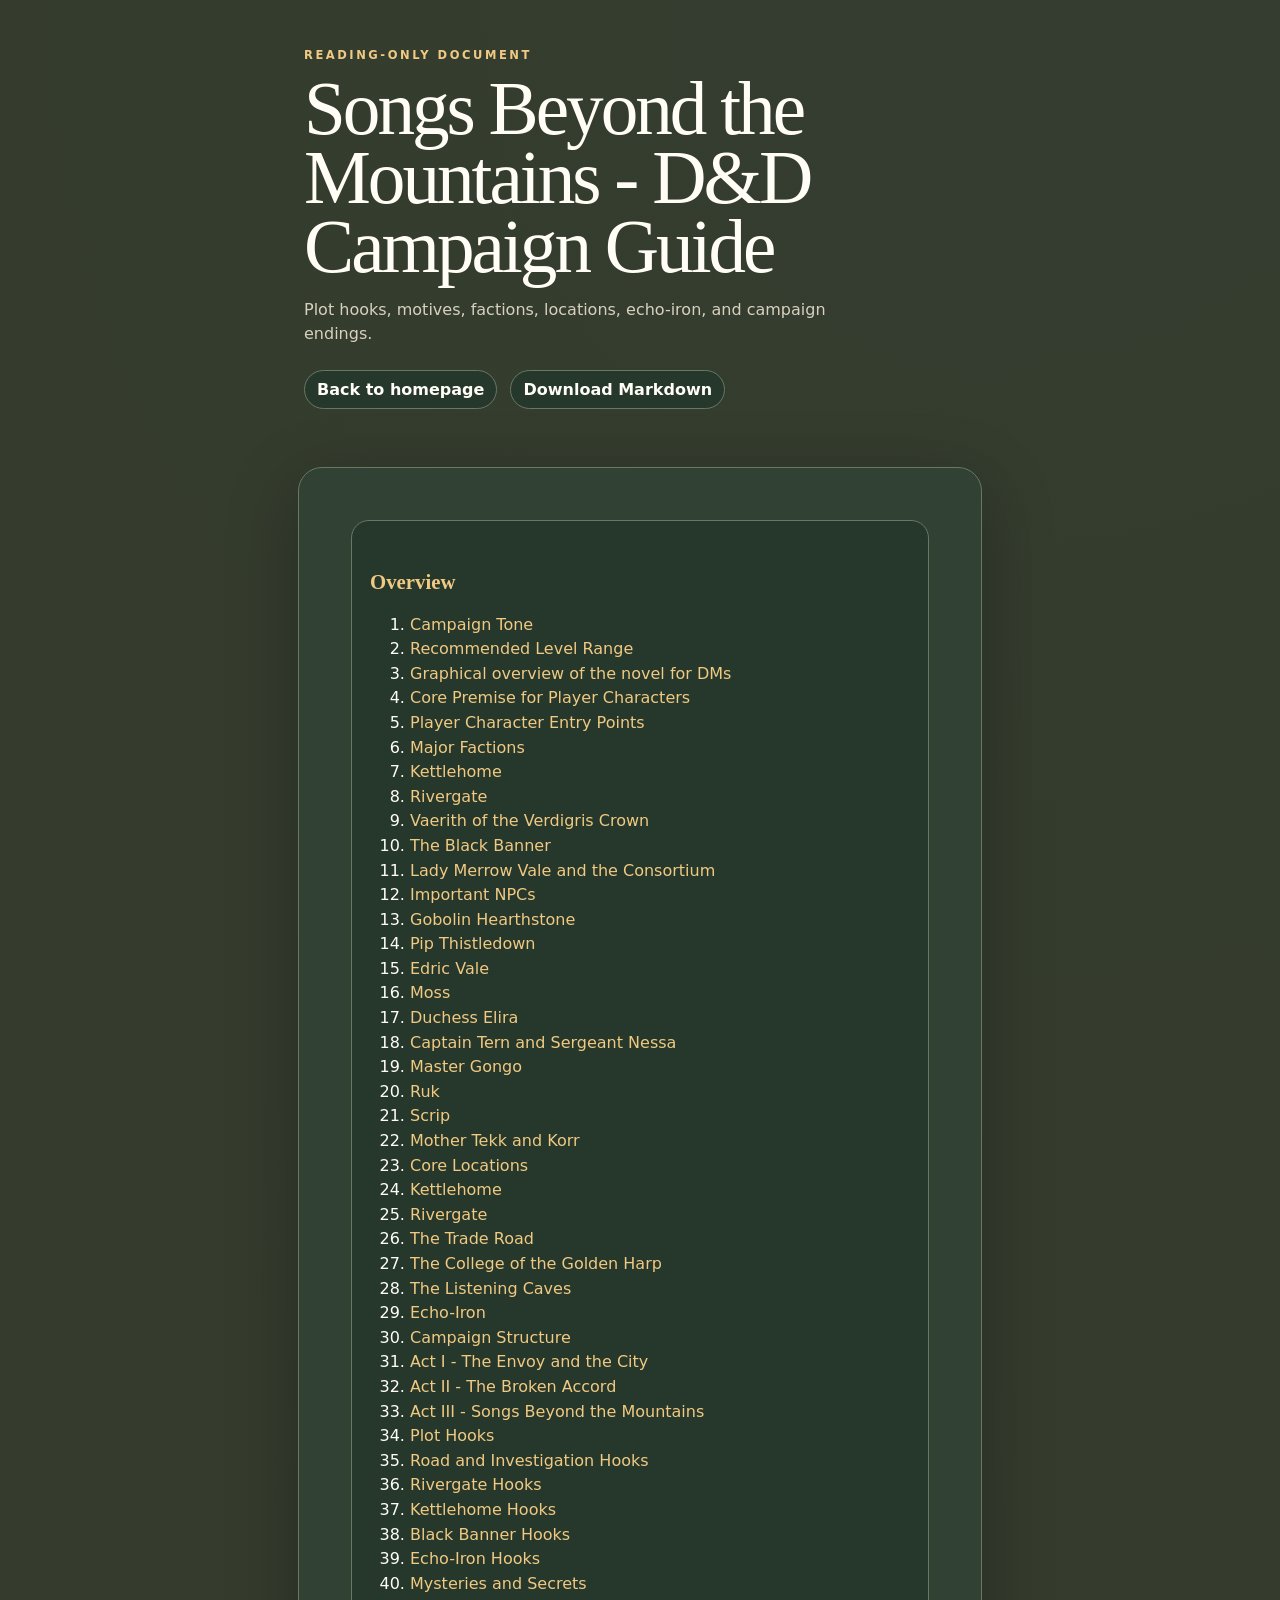
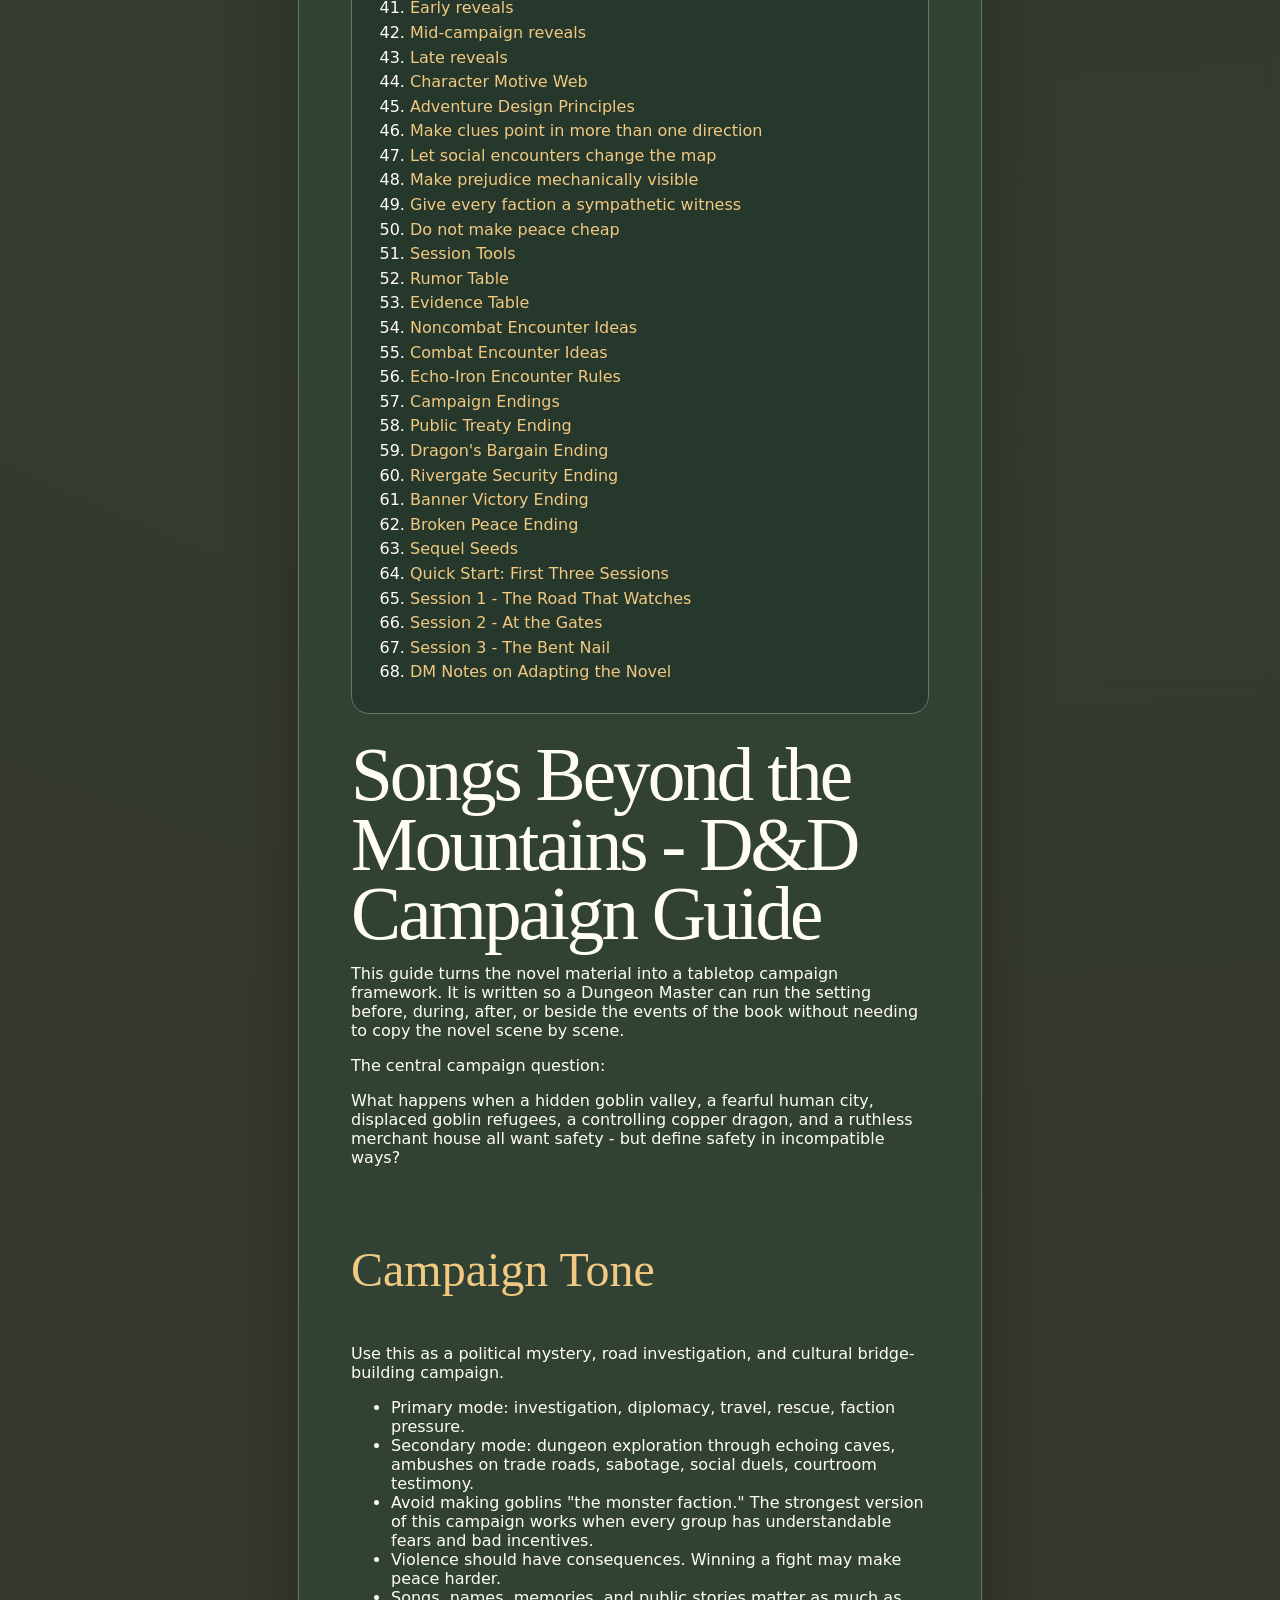
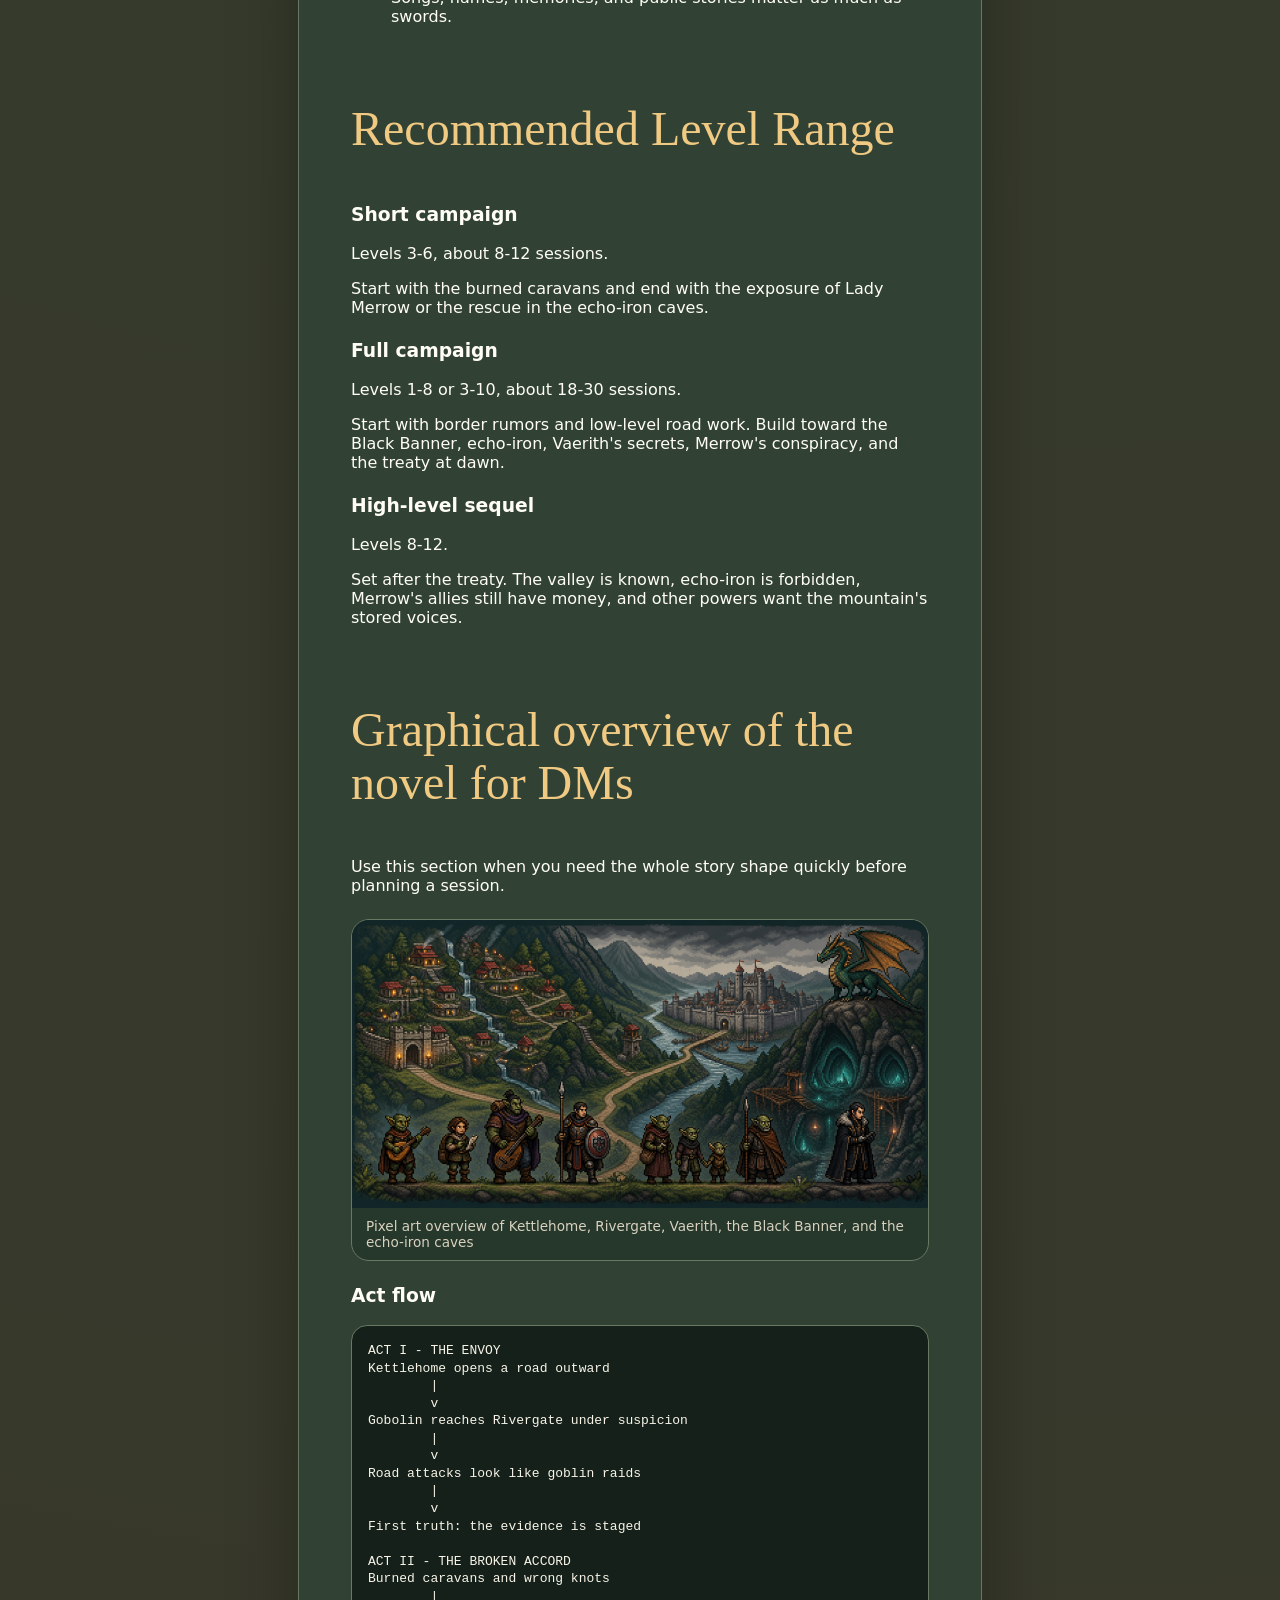
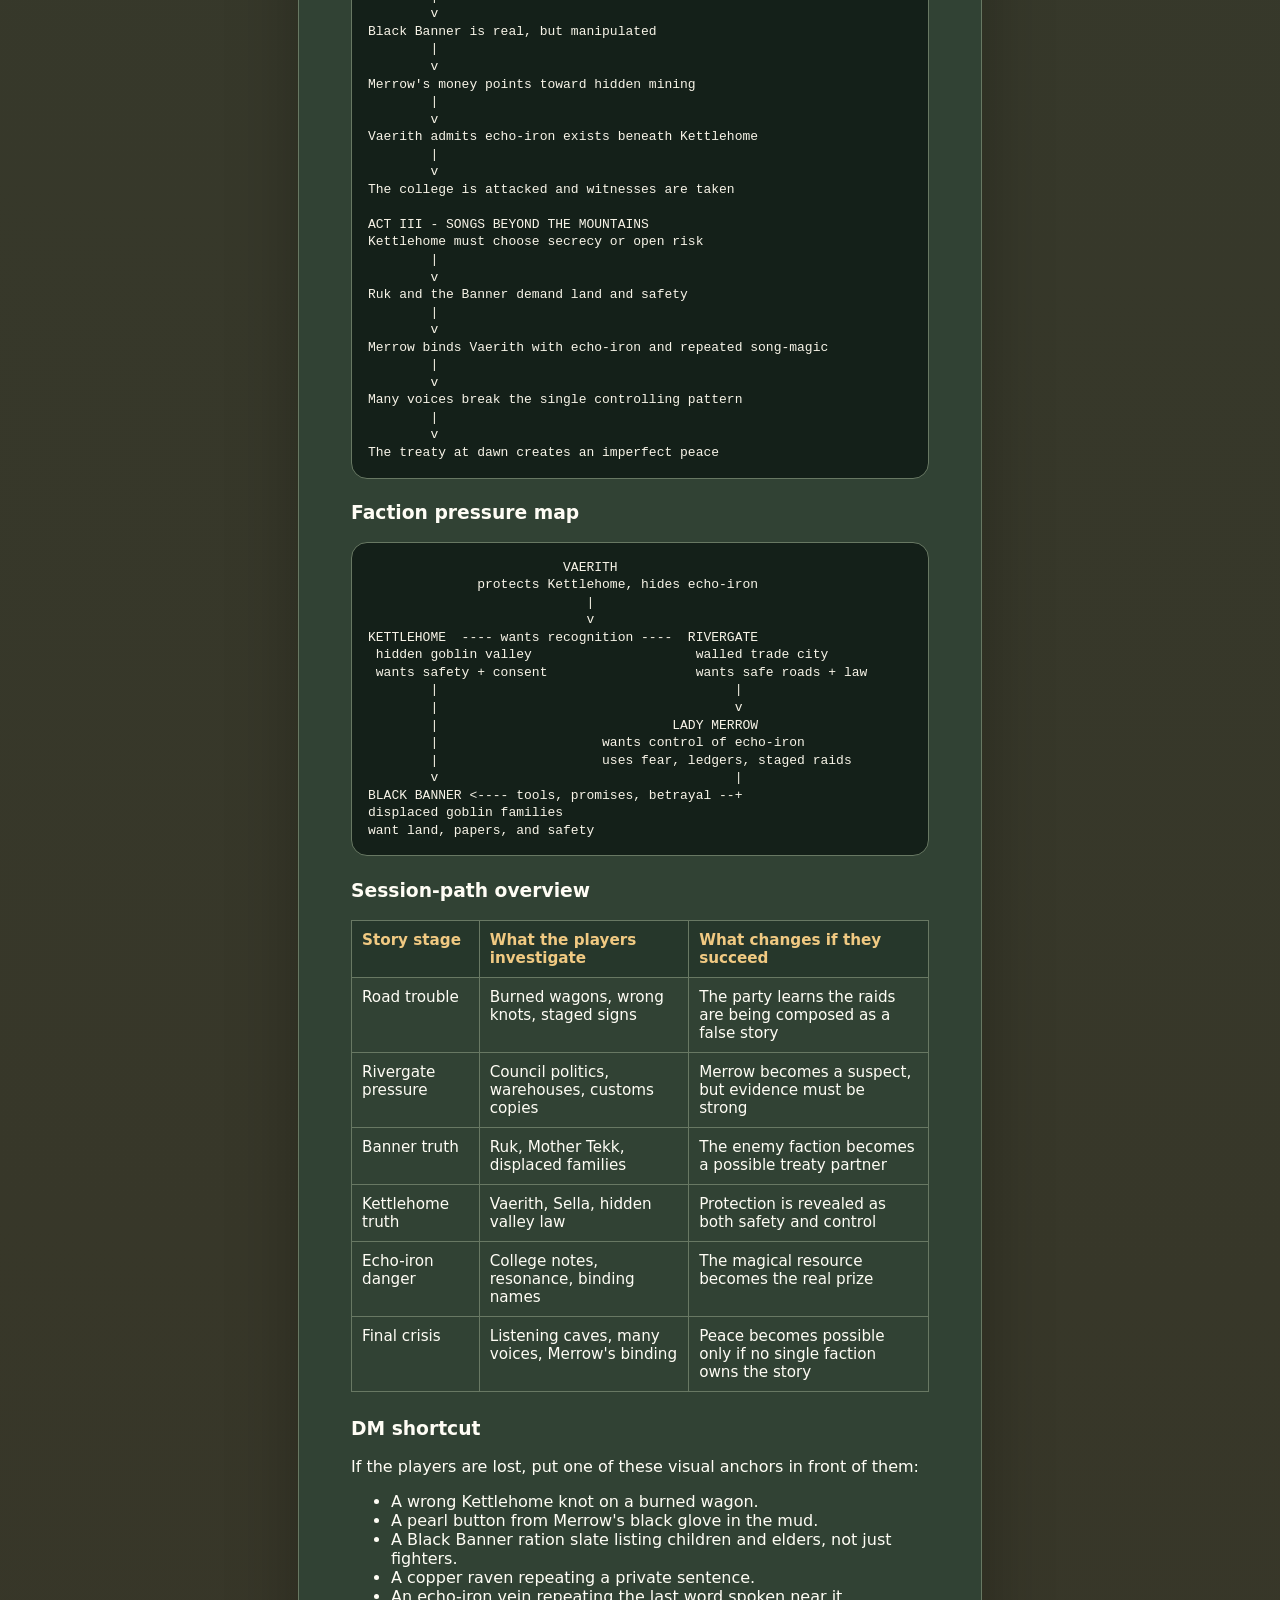
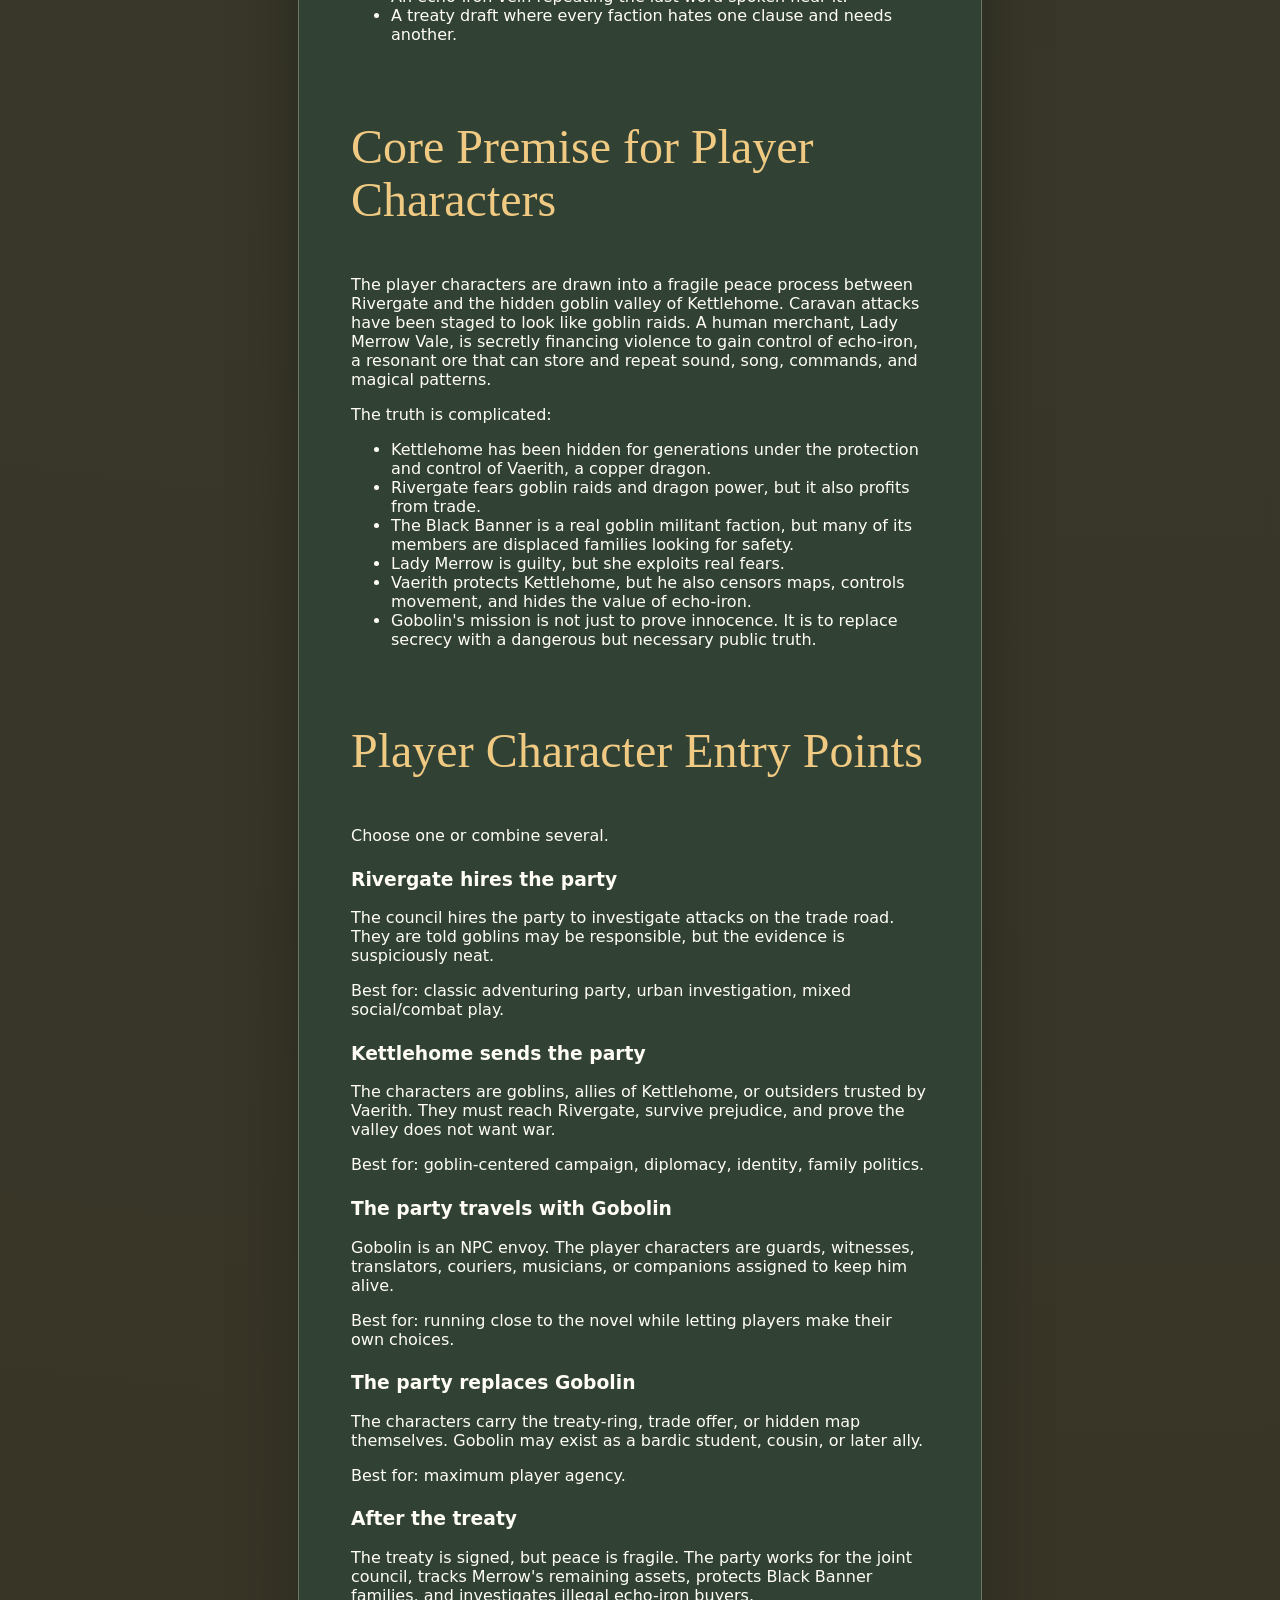
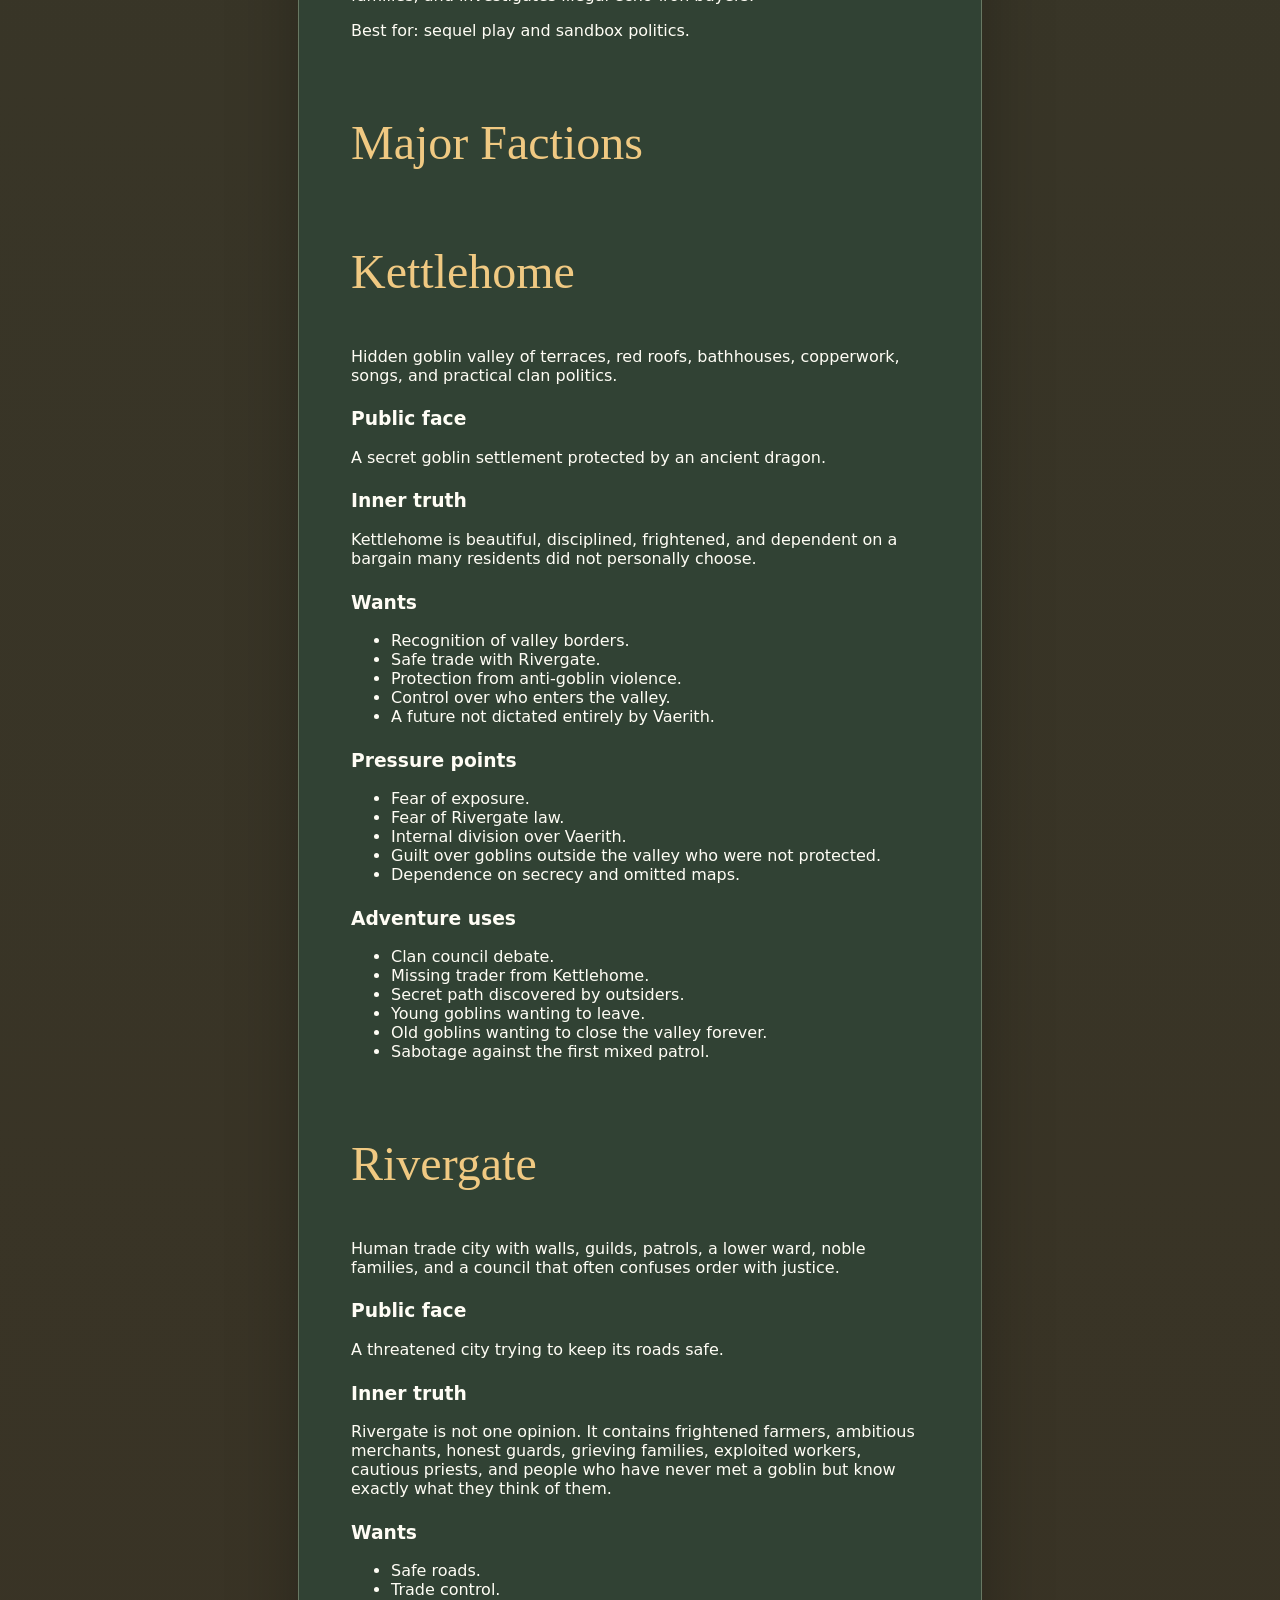
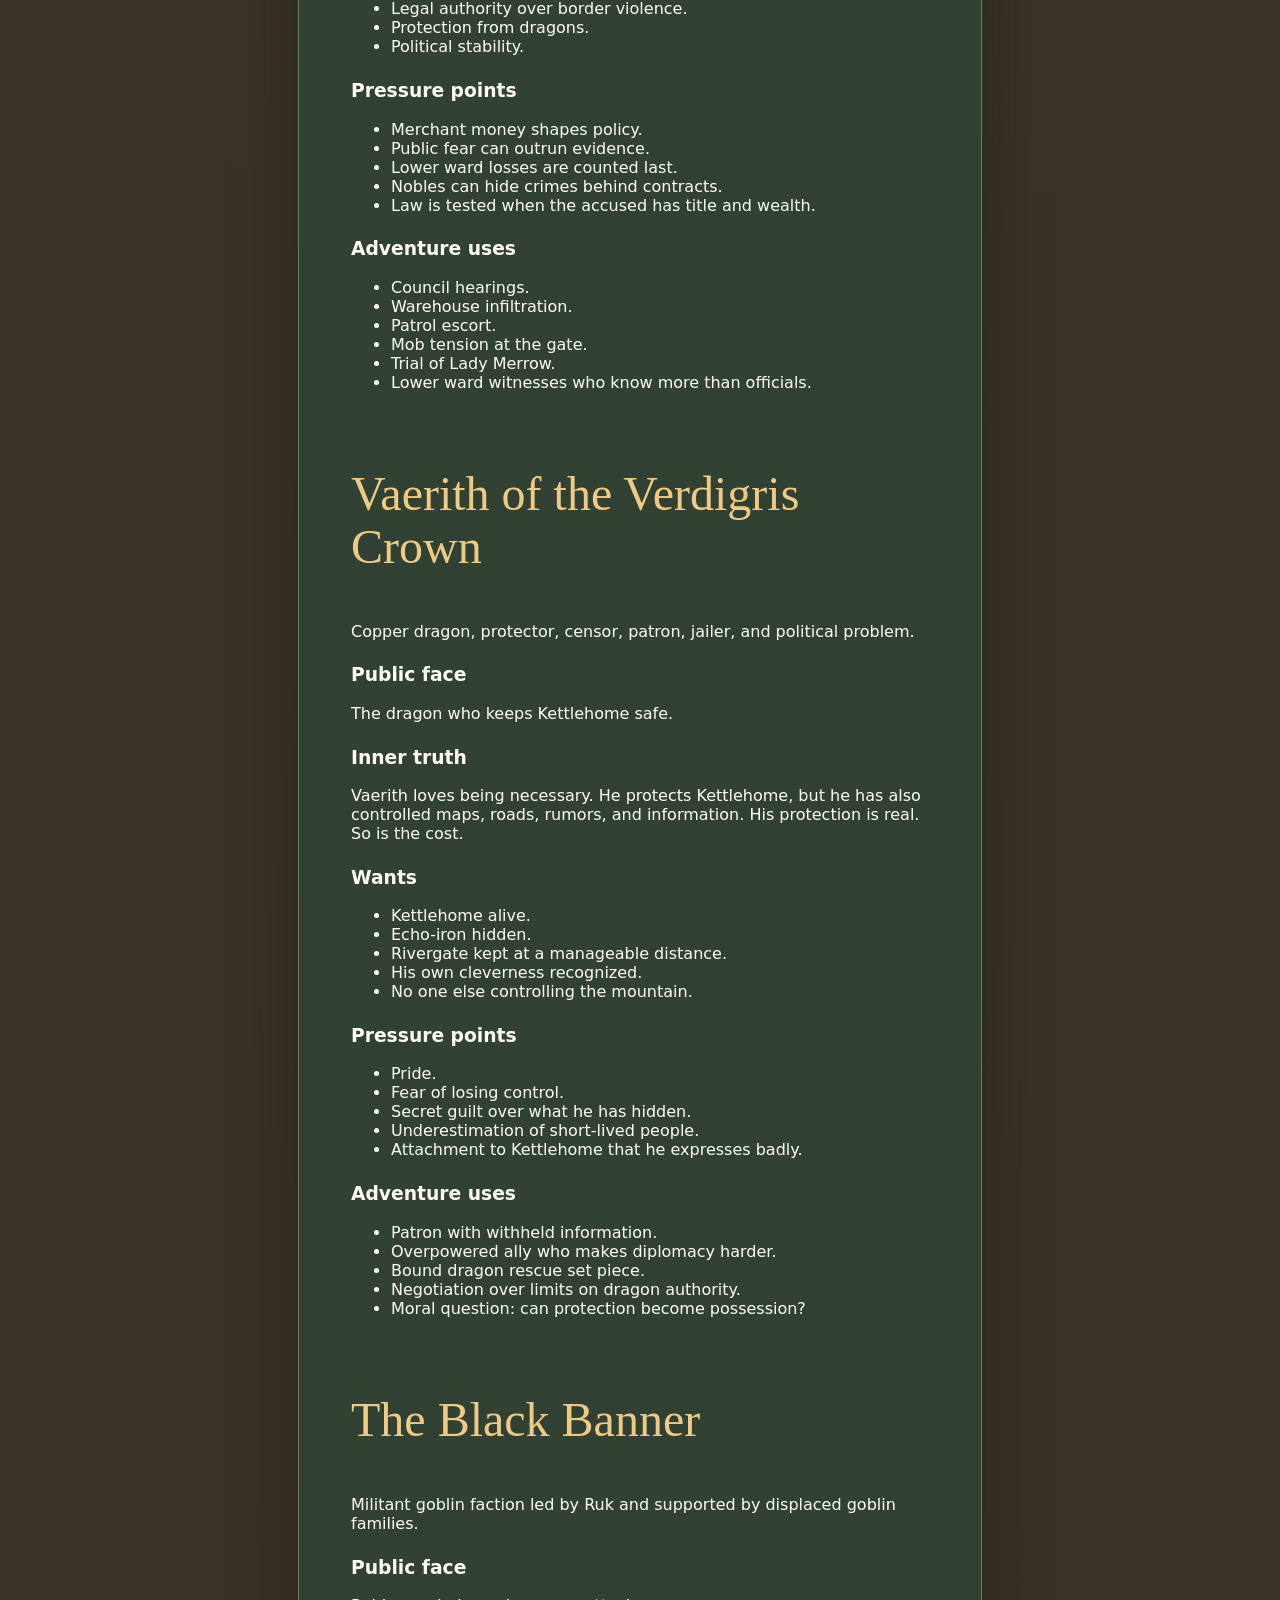
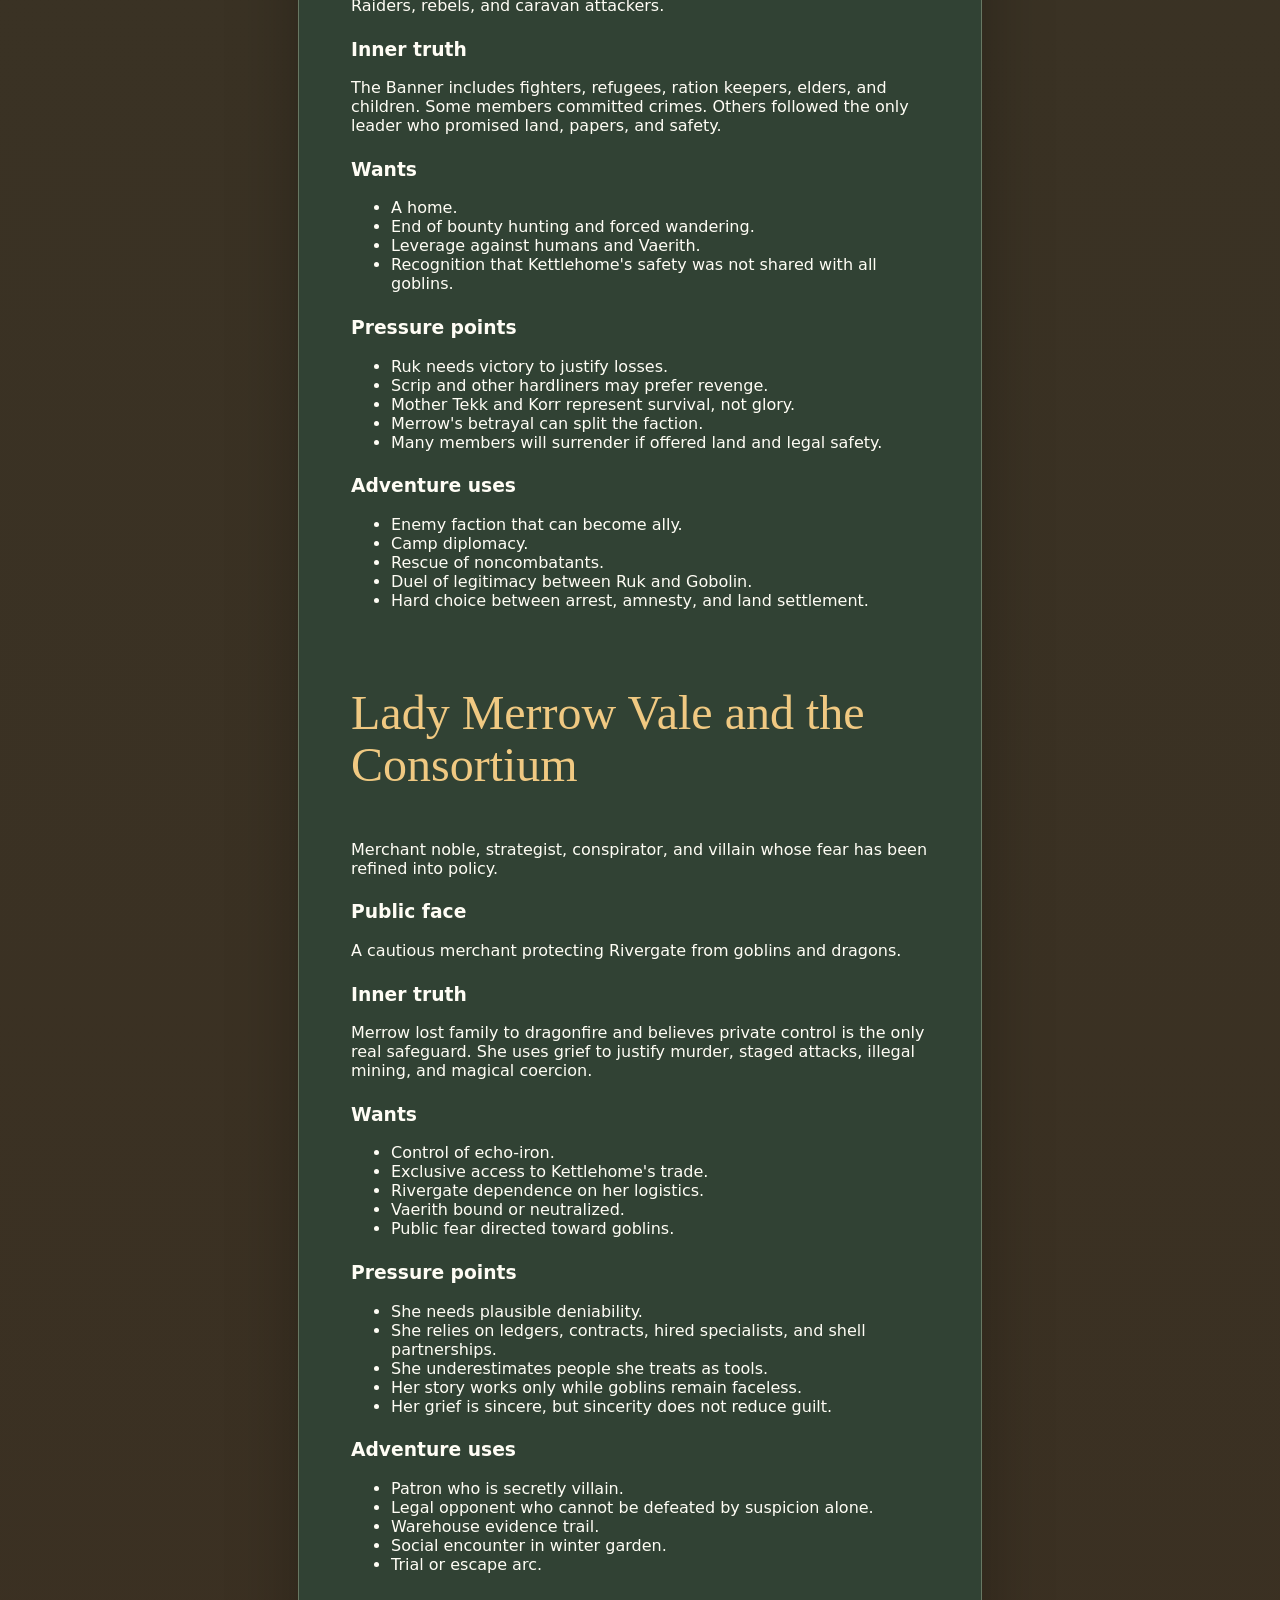
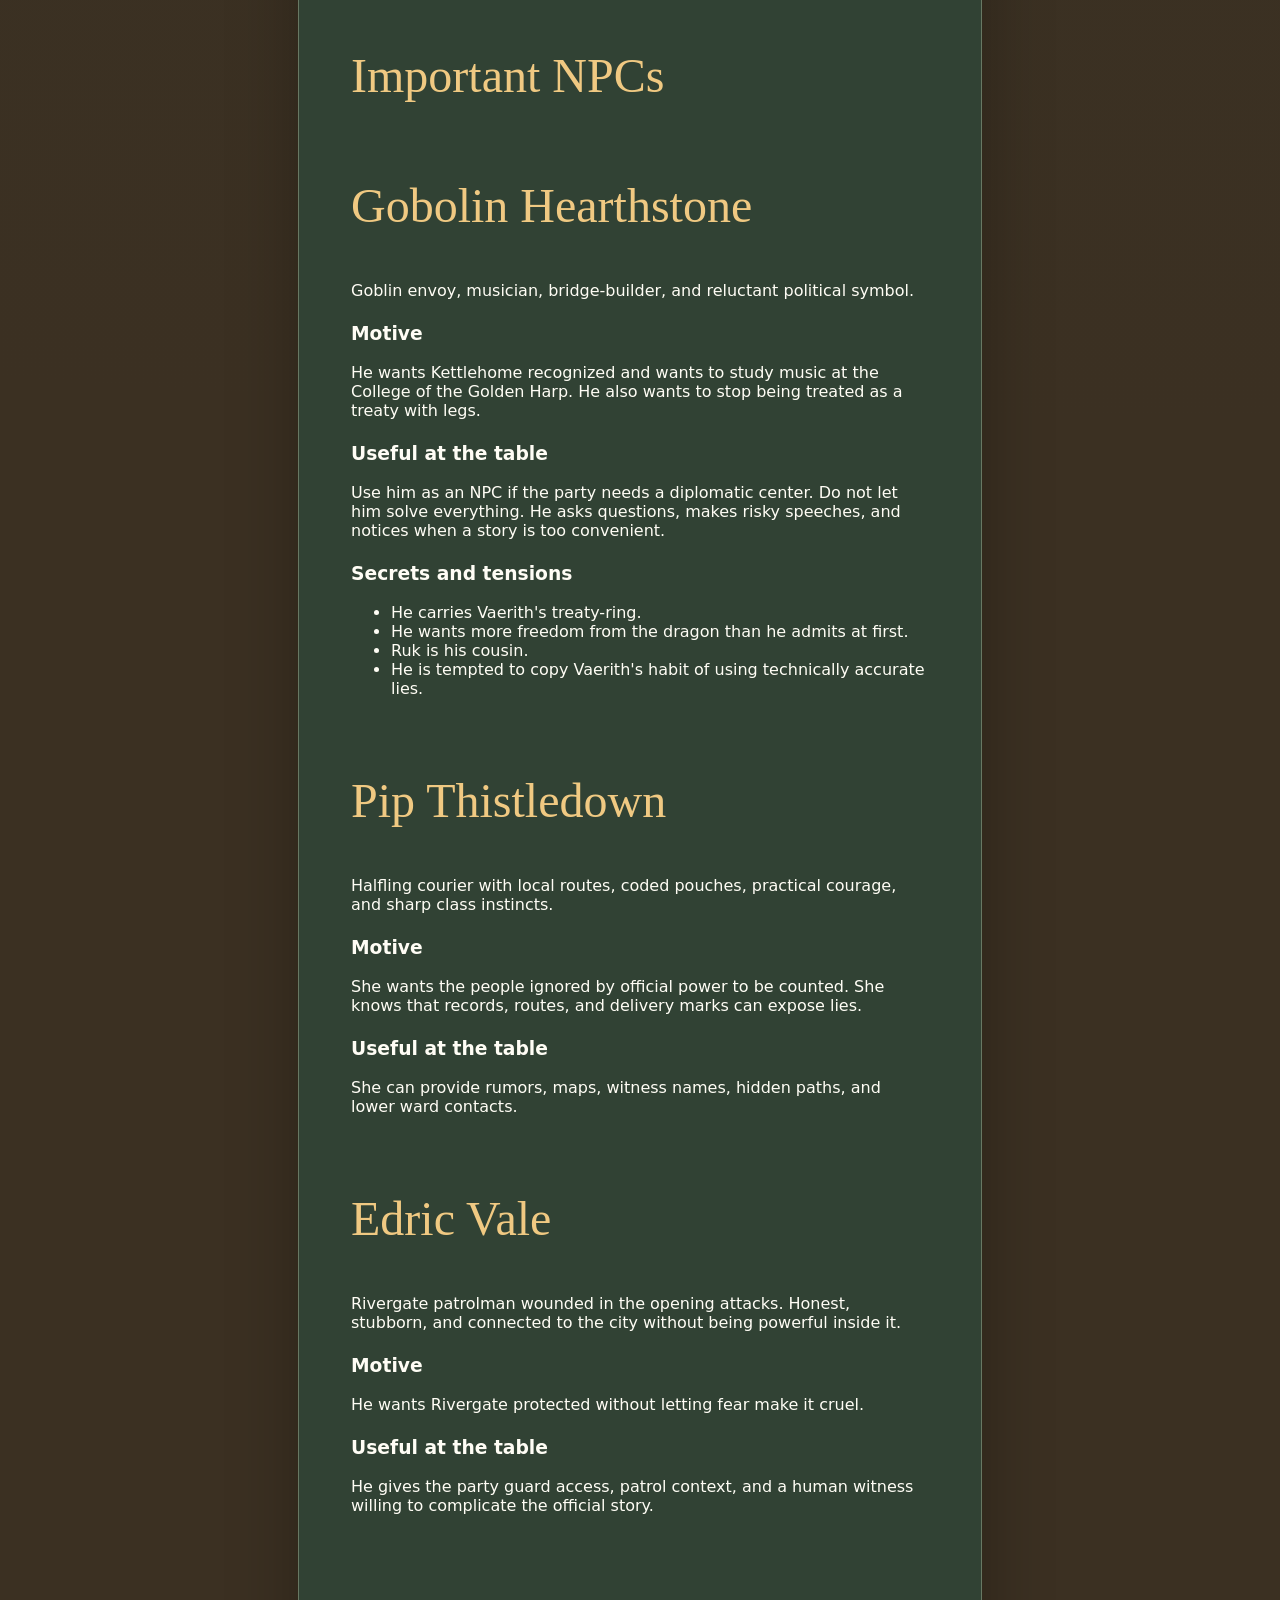
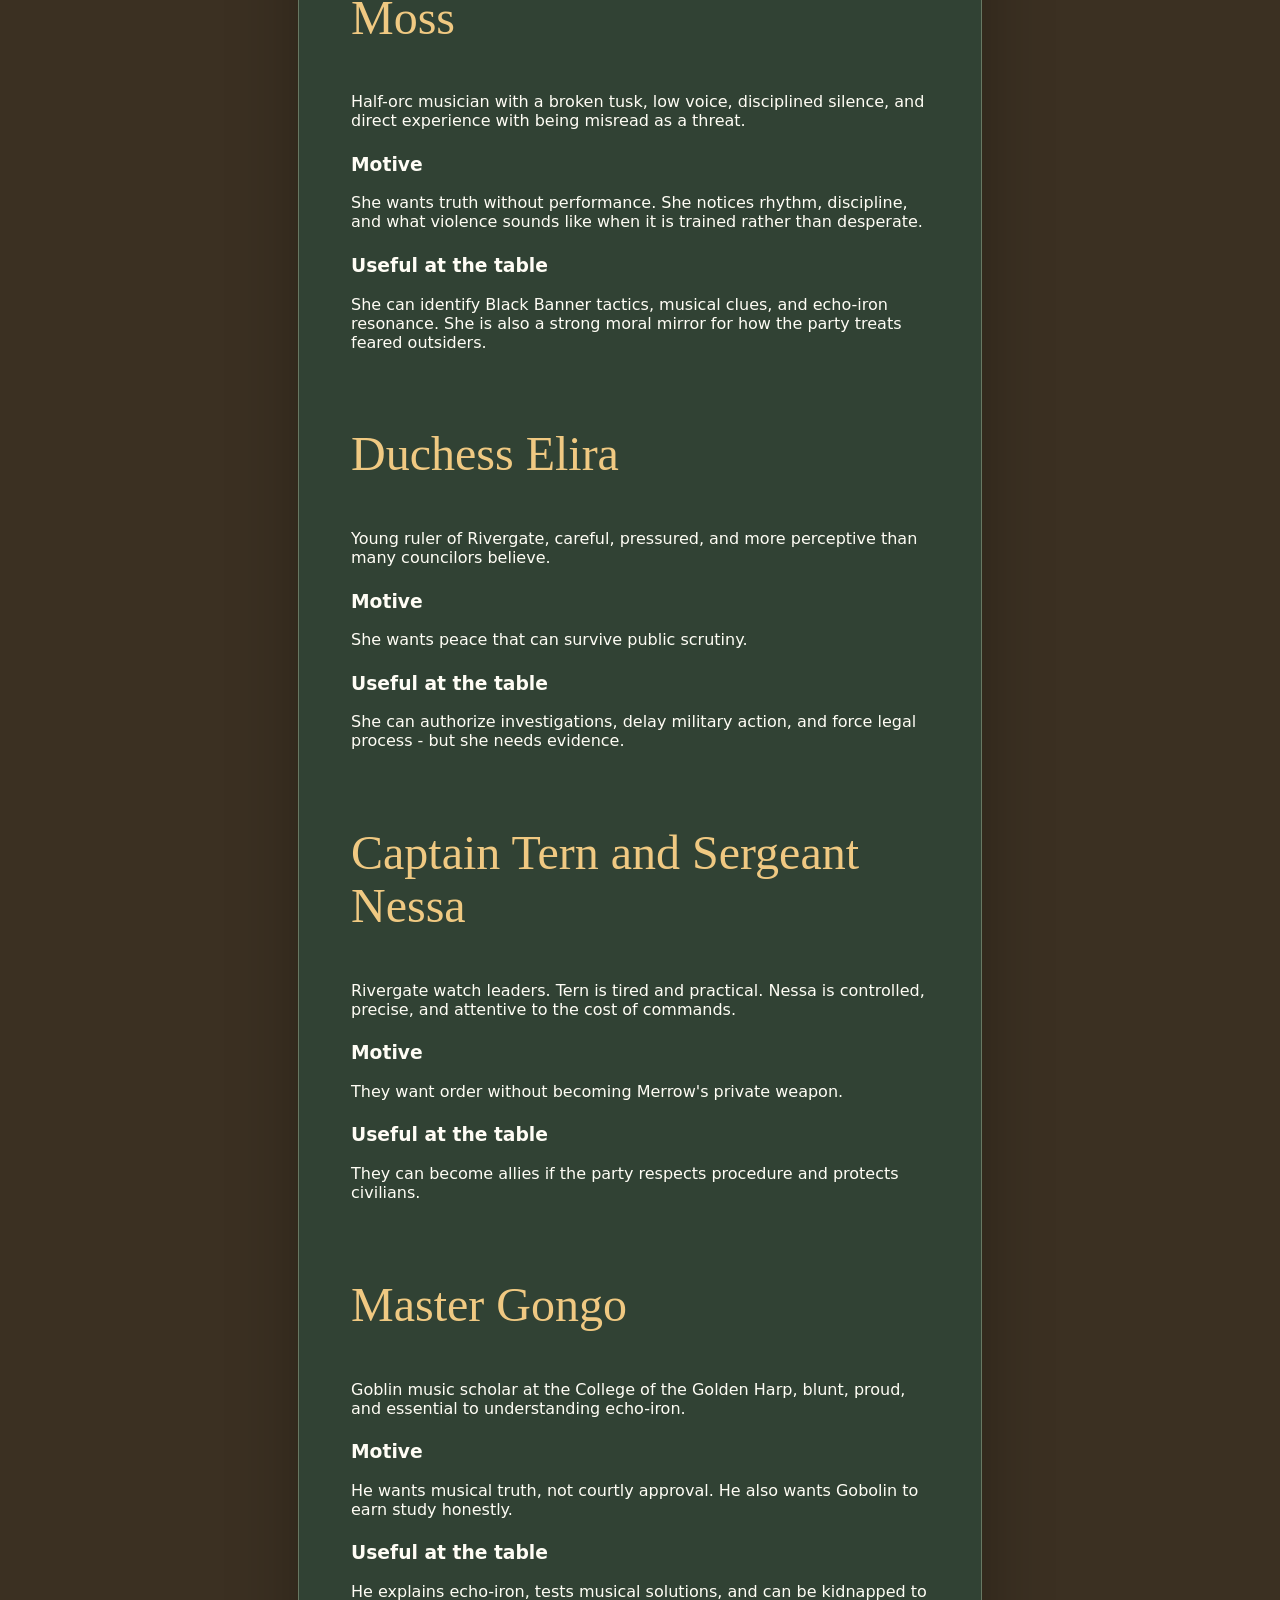
<file: extras/songs-beyond-the-mountains-dnd-campaign-guide.html>
<!doctype html>
<html lang="en">
<head>
  <meta charset="utf-8">
  <meta name="viewport" content="width=device-width,initial-scale=1">
  <title>Songs Beyond the Mountains - D&amp;D Campaign Guide</title>
  <link rel="stylesheet" href="../style.css?v=14">
</head>
<body data-theme="cody" data-mode="read">
  <main>
    <header>
      <p class="eyebrow">READING-ONLY DOCUMENT</p>
      <h1>Songs Beyond the Mountains - D&amp;D Campaign Guide</h1>
      <p class="subtitle">Plot hooks, motives, factions, locations, echo-iron, and campaign endings.</p>
      <p><a class="resource-link" href="../index.html">Back to homepage</a> <a class="resource-link" href="songs-beyond-the-mountains-dnd-campaign-guide.md">Download Markdown</a></p>
    </header>
    <article class="reader standalone-reader doc-page"><nav class="doc-toc"><h2>Overview</h2><ol><li class="toc-level-2"><a href="#campaign-tone">Campaign Tone</a></li><li class="toc-level-2"><a href="#recommended-level-range">Recommended Level Range</a></li><li class="toc-level-2"><a href="#graphical-overview-of-the-novel-for-dms">Graphical overview of the novel for DMs</a></li><li class="toc-level-2"><a href="#core-premise-for-player-characters">Core Premise for Player Characters</a></li><li class="toc-level-2"><a href="#player-character-entry-points">Player Character Entry Points</a></li><li class="toc-level-2"><a href="#major-factions">Major Factions</a></li><li class="toc-level-2"><a href="#kettlehome">Kettlehome</a></li><li class="toc-level-2"><a href="#rivergate">Rivergate</a></li><li class="toc-level-2"><a href="#vaerith-of-the-verdigris-crown">Vaerith of the Verdigris Crown</a></li><li class="toc-level-2"><a href="#the-black-banner">The Black Banner</a></li><li class="toc-level-2"><a href="#lady-merrow-vale-and-the-consortium">Lady Merrow Vale and the Consortium</a></li><li class="toc-level-2"><a href="#important-npcs">Important NPCs</a></li><li class="toc-level-2"><a href="#gobolin-hearthstone">Gobolin Hearthstone</a></li><li class="toc-level-2"><a href="#pip-thistledown">Pip Thistledown</a></li><li class="toc-level-2"><a href="#edric-vale">Edric Vale</a></li><li class="toc-level-2"><a href="#moss">Moss</a></li><li class="toc-level-2"><a href="#duchess-elira">Duchess Elira</a></li><li class="toc-level-2"><a href="#captain-tern-and-sergeant-nessa">Captain Tern and Sergeant Nessa</a></li><li class="toc-level-2"><a href="#master-gongo">Master Gongo</a></li><li class="toc-level-2"><a href="#ruk">Ruk</a></li><li class="toc-level-2"><a href="#scrip">Scrip</a></li><li class="toc-level-2"><a href="#mother-tekk-and-korr">Mother Tekk and Korr</a></li><li class="toc-level-2"><a href="#core-locations">Core Locations</a></li><li class="toc-level-2"><a href="#kettlehome">Kettlehome</a></li><li class="toc-level-2"><a href="#rivergate">Rivergate</a></li><li class="toc-level-2"><a href="#the-trade-road">The Trade Road</a></li><li class="toc-level-2"><a href="#the-college-of-the-golden-harp">The College of the Golden Harp</a></li><li class="toc-level-2"><a href="#the-listening-caves">The Listening Caves</a></li><li class="toc-level-2"><a href="#echo-iron">Echo-Iron</a></li><li class="toc-level-2"><a href="#campaign-structure">Campaign Structure</a></li><li class="toc-level-2"><a href="#act-i-the-envoy-and-the-city">Act I - The Envoy and the City</a></li><li class="toc-level-2"><a href="#act-ii-the-broken-accord">Act II - The Broken Accord</a></li><li class="toc-level-2"><a href="#act-iii-songs-beyond-the-mountains">Act III - Songs Beyond the Mountains</a></li><li class="toc-level-2"><a href="#plot-hooks">Plot Hooks</a></li><li class="toc-level-2"><a href="#road-and-investigation-hooks">Road and Investigation Hooks</a></li><li class="toc-level-2"><a href="#rivergate-hooks">Rivergate Hooks</a></li><li class="toc-level-2"><a href="#kettlehome-hooks">Kettlehome Hooks</a></li><li class="toc-level-2"><a href="#black-banner-hooks">Black Banner Hooks</a></li><li class="toc-level-2"><a href="#echo-iron-hooks">Echo-Iron Hooks</a></li><li class="toc-level-2"><a href="#mysteries-and-secrets">Mysteries and Secrets</a></li><li class="toc-level-2"><a href="#early-reveals">Early reveals</a></li><li class="toc-level-2"><a href="#mid-campaign-reveals">Mid-campaign reveals</a></li><li class="toc-level-2"><a href="#late-reveals">Late reveals</a></li><li class="toc-level-2"><a href="#character-motive-web">Character Motive Web</a></li><li class="toc-level-2"><a href="#adventure-design-principles">Adventure Design Principles</a></li><li class="toc-level-2"><a href="#make-clues-point-in-more-than-one-direction">Make clues point in more than one direction</a></li><li class="toc-level-2"><a href="#let-social-encounters-change-the-map">Let social encounters change the map</a></li><li class="toc-level-2"><a href="#make-prejudice-mechanically-visible">Make prejudice mechanically visible</a></li><li class="toc-level-2"><a href="#give-every-faction-a-sympathetic-witness">Give every faction a sympathetic witness</a></li><li class="toc-level-2"><a href="#do-not-make-peace-cheap">Do not make peace cheap</a></li><li class="toc-level-2"><a href="#session-tools">Session Tools</a></li><li class="toc-level-2"><a href="#rumor-table">Rumor Table</a></li><li class="toc-level-2"><a href="#evidence-table">Evidence Table</a></li><li class="toc-level-2"><a href="#noncombat-encounter-ideas">Noncombat Encounter Ideas</a></li><li class="toc-level-2"><a href="#combat-encounter-ideas">Combat Encounter Ideas</a></li><li class="toc-level-2"><a href="#echo-iron-encounter-rules">Echo-Iron Encounter Rules</a></li><li class="toc-level-2"><a href="#campaign-endings">Campaign Endings</a></li><li class="toc-level-2"><a href="#public-treaty-ending">Public Treaty Ending</a></li><li class="toc-level-2"><a href="#dragon-s-bargain-ending">Dragon&#x27;s Bargain Ending</a></li><li class="toc-level-2"><a href="#rivergate-security-ending">Rivergate Security Ending</a></li><li class="toc-level-2"><a href="#banner-victory-ending">Banner Victory Ending</a></li><li class="toc-level-2"><a href="#broken-peace-ending">Broken Peace Ending</a></li><li class="toc-level-2"><a href="#sequel-seeds">Sequel Seeds</a></li><li class="toc-level-2"><a href="#quick-start-first-three-sessions">Quick Start: First Three Sessions</a></li><li class="toc-level-2"><a href="#session-1-the-road-that-watches">Session 1 - The Road That Watches</a></li><li class="toc-level-2"><a href="#session-2-at-the-gates">Session 2 - At the Gates</a></li><li class="toc-level-2"><a href="#session-3-the-bent-nail">Session 3 - The Bent Nail</a></li><li class="toc-level-2"><a href="#dm-notes-on-adapting-the-novel">DM Notes on Adapting the Novel</a></li></ol></nav>
<h1 id="songs-beyond-the-mountains-d-d-campaign-guide">Songs Beyond the Mountains - D&amp;D Campaign Guide</h1>
<p>This guide turns the novel material into a tabletop campaign framework. It is written so a Dungeon Master can run the setting before, during, after, or beside the events of the book without needing to copy the novel scene by scene.</p>
<p>The central campaign question:</p>
<p>What happens when a hidden goblin valley, a fearful human city, displaced goblin refugees, a controlling copper dragon, and a ruthless merchant house all want safety - but define safety in incompatible ways?</p>
<h2 id="campaign-tone">Campaign Tone</h2>
<p>Use this as a political mystery, road investigation, and cultural bridge-building campaign.</p>
<ul>
<li>Primary mode: investigation, diplomacy, travel, rescue, faction pressure.</li>
<li>Secondary mode: dungeon exploration through echoing caves, ambushes on trade roads, sabotage, social duels, courtroom testimony.</li>
<li>Avoid making goblins &quot;the monster faction.&quot; The strongest version of this campaign works when every group has understandable fears and bad incentives.</li>
<li>Violence should have consequences. Winning a fight may make peace harder.</li>
<li>Songs, names, memories, and public stories matter as much as swords.</li>
</ul>
<h2 id="recommended-level-range">Recommended Level Range</h2>
<h3 id="short-campaign">Short campaign</h3>
<p>Levels 3-6, about 8-12 sessions.</p>
<p>Start with the burned caravans and end with the exposure of Lady Merrow or the rescue in the echo-iron caves.</p>
<h3 id="full-campaign">Full campaign</h3>
<p>Levels 1-8 or 3-10, about 18-30 sessions.</p>
<p>Start with border rumors and low-level road work. Build toward the Black Banner, echo-iron, Vaerith&#x27;s secrets, Merrow&#x27;s conspiracy, and the treaty at dawn.</p>
<h3 id="high-level-sequel">High-level sequel</h3>
<p>Levels 8-12.</p>
<p>Set after the treaty. The valley is known, echo-iron is forbidden, Merrow&#x27;s allies still have money, and other powers want the mountain&#x27;s stored voices.</p>
<h2 id="graphical-overview-of-the-novel-for-dms">Graphical overview of the novel for DMs</h2>
<p>Use this section when you need the whole story shape quickly before planning a session.</p>
<figure class="pixel-figure"><img src="assets/songs-beyond-pixel-overview.png" alt="Pixel art overview of Kettlehome, Rivergate, Vaerith, the Black Banner, and the echo-iron caves"><figcaption>Pixel art overview of Kettlehome, Rivergate, Vaerith, the Black Banner, and the echo-iron caves</figcaption></figure>
<h3 id="act-flow">Act flow</h3>
<pre class="overview-code"><code>ACT I - THE ENVOY
Kettlehome opens a road outward
        |
        v
Gobolin reaches Rivergate under suspicion
        |
        v
Road attacks look like goblin raids
        |
        v
First truth: the evidence is staged

ACT II - THE BROKEN ACCORD
Burned caravans and wrong knots
        |
        v
Black Banner is real, but manipulated
        |
        v
Merrow&#x27;s money points toward hidden mining
        |
        v
Vaerith admits echo-iron exists beneath Kettlehome
        |
        v
The college is attacked and witnesses are taken

ACT III - SONGS BEYOND THE MOUNTAINS
Kettlehome must choose secrecy or open risk
        |
        v
Ruk and the Banner demand land and safety
        |
        v
Merrow binds Vaerith with echo-iron and repeated song-magic
        |
        v
Many voices break the single controlling pattern
        |
        v
The treaty at dawn creates an imperfect peace</code></pre>
<h3 id="faction-pressure-map">Faction pressure map</h3>
<pre class="overview-code"><code>                         VAERITH
              protects Kettlehome, hides echo-iron
                            |
                            v
KETTLEHOME  ---- wants recognition ----  RIVERGATE
 hidden goblin valley                     walled trade city
 wants safety + consent                   wants safe roads + law
        |                                      |
        |                                      v
        |                              LADY MERROW
        |                     wants control of echo-iron
        |                     uses fear, ledgers, staged raids
        v                                      |
BLACK BANNER &lt;---- tools, promises, betrayal --+
displaced goblin families
want land, papers, and safety</code></pre>
<h3 id="session-path-overview">Session-path overview</h3>
<table class="guide-table"><thead><tr><th>Story stage</th><th>What the players investigate</th><th>What changes if they succeed</th></tr></thead><tbody>
<tr><td>Road trouble</td><td>Burned wagons, wrong knots, staged signs</td><td>The party learns the raids are being composed as a false story</td></tr>
<tr><td>Rivergate pressure</td><td>Council politics, warehouses, customs copies</td><td>Merrow becomes a suspect, but evidence must be strong</td></tr>
<tr><td>Banner truth</td><td>Ruk, Mother Tekk, displaced families</td><td>The enemy faction becomes a possible treaty partner</td></tr>
<tr><td>Kettlehome truth</td><td>Vaerith, Sella, hidden valley law</td><td>Protection is revealed as both safety and control</td></tr>
<tr><td>Echo-iron danger</td><td>College notes, resonance, binding names</td><td>The magical resource becomes the real prize</td></tr>
<tr><td>Final crisis</td><td>Listening caves, many voices, Merrow&#x27;s binding</td><td>Peace becomes possible only if no single faction owns the story</td></tr>
</tbody></table>
<h3 id="dm-shortcut">DM shortcut</h3>
<p>If the players are lost, put one of these visual anchors in front of them:</p>
<ul>
<li>A wrong Kettlehome knot on a burned wagon.</li>
<li>A pearl button from Merrow&#x27;s black glove in the mud.</li>
<li>A Black Banner ration slate listing children and elders, not just fighters.</li>
<li>A copper raven repeating a private sentence.</li>
<li>An echo-iron vein repeating the last word spoken near it.</li>
<li>A treaty draft where every faction hates one clause and needs another.</li>
</ul>
<h2 id="core-premise-for-player-characters">Core Premise for Player Characters</h2>
<p>The player characters are drawn into a fragile peace process between Rivergate and the hidden goblin valley of Kettlehome. Caravan attacks have been staged to look like goblin raids. A human merchant, Lady Merrow Vale, is secretly financing violence to gain control of echo-iron, a resonant ore that can store and repeat sound, song, commands, and magical patterns.</p>
<p>The truth is complicated:</p>
<ul>
<li>Kettlehome has been hidden for generations under the protection and control of Vaerith, a copper dragon.</li>
<li>Rivergate fears goblin raids and dragon power, but it also profits from trade.</li>
<li>The Black Banner is a real goblin militant faction, but many of its members are displaced families looking for safety.</li>
<li>Lady Merrow is guilty, but she exploits real fears.</li>
<li>Vaerith protects Kettlehome, but he also censors maps, controls movement, and hides the value of echo-iron.</li>
<li>Gobolin&#x27;s mission is not just to prove innocence. It is to replace secrecy with a dangerous but necessary public truth.</li>
</ul>
<h2 id="player-character-entry-points">Player Character Entry Points</h2>
<p>Choose one or combine several.</p>
<h3 id="rivergate-hires-the-party">Rivergate hires the party</h3>
<p>The council hires the party to investigate attacks on the trade road. They are told goblins may be responsible, but the evidence is suspiciously neat.</p>
<p>Best for: classic adventuring party, urban investigation, mixed social/combat play.</p>
<h3 id="kettlehome-sends-the-party">Kettlehome sends the party</h3>
<p>The characters are goblins, allies of Kettlehome, or outsiders trusted by Vaerith. They must reach Rivergate, survive prejudice, and prove the valley does not want war.</p>
<p>Best for: goblin-centered campaign, diplomacy, identity, family politics.</p>
<h3 id="the-party-travels-with-gobolin">The party travels with Gobolin</h3>
<p>Gobolin is an NPC envoy. The player characters are guards, witnesses, translators, couriers, musicians, or companions assigned to keep him alive.</p>
<p>Best for: running close to the novel while letting players make their own choices.</p>
<h3 id="the-party-replaces-gobolin">The party replaces Gobolin</h3>
<p>The characters carry the treaty-ring, trade offer, or hidden map themselves. Gobolin may exist as a bardic student, cousin, or later ally.</p>
<p>Best for: maximum player agency.</p>
<h3 id="after-the-treaty">After the treaty</h3>
<p>The treaty is signed, but peace is fragile. The party works for the joint council, tracks Merrow&#x27;s remaining assets, protects Black Banner families, and investigates illegal echo-iron buyers.</p>
<p>Best for: sequel play and sandbox politics.</p>
<h2 id="major-factions">Major Factions</h2>
<h2 id="kettlehome">Kettlehome</h2>
<p>Hidden goblin valley of terraces, red roofs, bathhouses, copperwork, songs, and practical clan politics.</p>
<h3 id="public-face">Public face</h3>
<p>A secret goblin settlement protected by an ancient dragon.</p>
<h3 id="inner-truth">Inner truth</h3>
<p>Kettlehome is beautiful, disciplined, frightened, and dependent on a bargain many residents did not personally choose.</p>
<h3 id="wants">Wants</h3>
<ul>
<li>Recognition of valley borders.</li>
<li>Safe trade with Rivergate.</li>
<li>Protection from anti-goblin violence.</li>
<li>Control over who enters the valley.</li>
<li>A future not dictated entirely by Vaerith.</li>
</ul>
<h3 id="pressure-points">Pressure points</h3>
<ul>
<li>Fear of exposure.</li>
<li>Fear of Rivergate law.</li>
<li>Internal division over Vaerith.</li>
<li>Guilt over goblins outside the valley who were not protected.</li>
<li>Dependence on secrecy and omitted maps.</li>
</ul>
<h3 id="adventure-uses">Adventure uses</h3>
<ul>
<li>Clan council debate.</li>
<li>Missing trader from Kettlehome.</li>
<li>Secret path discovered by outsiders.</li>
<li>Young goblins wanting to leave.</li>
<li>Old goblins wanting to close the valley forever.</li>
<li>Sabotage against the first mixed patrol.</li>
</ul>
<h2 id="rivergate">Rivergate</h2>
<p>Human trade city with walls, guilds, patrols, a lower ward, noble families, and a council that often confuses order with justice.</p>
<h3 id="public-face">Public face</h3>
<p>A threatened city trying to keep its roads safe.</p>
<h3 id="inner-truth">Inner truth</h3>
<p>Rivergate is not one opinion. It contains frightened farmers, ambitious merchants, honest guards, grieving families, exploited workers, cautious priests, and people who have never met a goblin but know exactly what they think of them.</p>
<h3 id="wants">Wants</h3>
<ul>
<li>Safe roads.</li>
<li>Trade control.</li>
<li>Legal authority over border violence.</li>
<li>Protection from dragons.</li>
<li>Political stability.</li>
</ul>
<h3 id="pressure-points">Pressure points</h3>
<ul>
<li>Merchant money shapes policy.</li>
<li>Public fear can outrun evidence.</li>
<li>Lower ward losses are counted last.</li>
<li>Nobles can hide crimes behind contracts.</li>
<li>Law is tested when the accused has title and wealth.</li>
</ul>
<h3 id="adventure-uses">Adventure uses</h3>
<ul>
<li>Council hearings.</li>
<li>Warehouse infiltration.</li>
<li>Patrol escort.</li>
<li>Mob tension at the gate.</li>
<li>Trial of Lady Merrow.</li>
<li>Lower ward witnesses who know more than officials.</li>
</ul>
<h2 id="vaerith-of-the-verdigris-crown">Vaerith of the Verdigris Crown</h2>
<p>Copper dragon, protector, censor, patron, jailer, and political problem.</p>
<h3 id="public-face">Public face</h3>
<p>The dragon who keeps Kettlehome safe.</p>
<h3 id="inner-truth">Inner truth</h3>
<p>Vaerith loves being necessary. He protects Kettlehome, but he has also controlled maps, roads, rumors, and information. His protection is real. So is the cost.</p>
<h3 id="wants">Wants</h3>
<ul>
<li>Kettlehome alive.</li>
<li>Echo-iron hidden.</li>
<li>Rivergate kept at a manageable distance.</li>
<li>His own cleverness recognized.</li>
<li>No one else controlling the mountain.</li>
</ul>
<h3 id="pressure-points">Pressure points</h3>
<ul>
<li>Pride.</li>
<li>Fear of losing control.</li>
<li>Secret guilt over what he has hidden.</li>
<li>Underestimation of short-lived people.</li>
<li>Attachment to Kettlehome that he expresses badly.</li>
</ul>
<h3 id="adventure-uses">Adventure uses</h3>
<ul>
<li>Patron with withheld information.</li>
<li>Overpowered ally who makes diplomacy harder.</li>
<li>Bound dragon rescue set piece.</li>
<li>Negotiation over limits on dragon authority.</li>
<li>Moral question: can protection become possession?</li>
</ul>
<h2 id="the-black-banner">The Black Banner</h2>
<p>Militant goblin faction led by Ruk and supported by displaced goblin families.</p>
<h3 id="public-face">Public face</h3>
<p>Raiders, rebels, and caravan attackers.</p>
<h3 id="inner-truth">Inner truth</h3>
<p>The Banner includes fighters, refugees, ration keepers, elders, and children. Some members committed crimes. Others followed the only leader who promised land, papers, and safety.</p>
<h3 id="wants">Wants</h3>
<ul>
<li>A home.</li>
<li>End of bounty hunting and forced wandering.</li>
<li>Leverage against humans and Vaerith.</li>
<li>Recognition that Kettlehome&#x27;s safety was not shared with all goblins.</li>
</ul>
<h3 id="pressure-points">Pressure points</h3>
<ul>
<li>Ruk needs victory to justify losses.</li>
<li>Scrip and other hardliners may prefer revenge.</li>
<li>Mother Tekk and Korr represent survival, not glory.</li>
<li>Merrow&#x27;s betrayal can split the faction.</li>
<li>Many members will surrender if offered land and legal safety.</li>
</ul>
<h3 id="adventure-uses">Adventure uses</h3>
<ul>
<li>Enemy faction that can become ally.</li>
<li>Camp diplomacy.</li>
<li>Rescue of noncombatants.</li>
<li>Duel of legitimacy between Ruk and Gobolin.</li>
<li>Hard choice between arrest, amnesty, and land settlement.</li>
</ul>
<h2 id="lady-merrow-vale-and-the-consortium">Lady Merrow Vale and the Consortium</h2>
<p>Merchant noble, strategist, conspirator, and villain whose fear has been refined into policy.</p>
<h3 id="public-face">Public face</h3>
<p>A cautious merchant protecting Rivergate from goblins and dragons.</p>
<h3 id="inner-truth">Inner truth</h3>
<p>Merrow lost family to dragonfire and believes private control is the only real safeguard. She uses grief to justify murder, staged attacks, illegal mining, and magical coercion.</p>
<h3 id="wants">Wants</h3>
<ul>
<li>Control of echo-iron.</li>
<li>Exclusive access to Kettlehome&#x27;s trade.</li>
<li>Rivergate dependence on her logistics.</li>
<li>Vaerith bound or neutralized.</li>
<li>Public fear directed toward goblins.</li>
</ul>
<h3 id="pressure-points">Pressure points</h3>
<ul>
<li>She needs plausible deniability.</li>
<li>She relies on ledgers, contracts, hired specialists, and shell partnerships.</li>
<li>She underestimates people she treats as tools.</li>
<li>Her story works only while goblins remain faceless.</li>
<li>Her grief is sincere, but sincerity does not reduce guilt.</li>
</ul>
<h3 id="adventure-uses">Adventure uses</h3>
<ul>
<li>Patron who is secretly villain.</li>
<li>Legal opponent who cannot be defeated by suspicion alone.</li>
<li>Warehouse evidence trail.</li>
<li>Social encounter in winter garden.</li>
<li>Trial or escape arc.</li>
</ul>
<h2 id="important-npcs">Important NPCs</h2>
<h2 id="gobolin-hearthstone">Gobolin Hearthstone</h2>
<p>Goblin envoy, musician, bridge-builder, and reluctant political symbol.</p>
<h3 id="motive">Motive</h3>
<p>He wants Kettlehome recognized and wants to study music at the College of the Golden Harp. He also wants to stop being treated as a treaty with legs.</p>
<h3 id="useful-at-the-table">Useful at the table</h3>
<p>Use him as an NPC if the party needs a diplomatic center. Do not let him solve everything. He asks questions, makes risky speeches, and notices when a story is too convenient.</p>
<h3 id="secrets-and-tensions">Secrets and tensions</h3>
<ul>
<li>He carries Vaerith&#x27;s treaty-ring.</li>
<li>He wants more freedom from the dragon than he admits at first.</li>
<li>Ruk is his cousin.</li>
<li>He is tempted to copy Vaerith&#x27;s habit of using technically accurate lies.</li>
</ul>
<h2 id="pip-thistledown">Pip Thistledown</h2>
<p>Halfling courier with local routes, coded pouches, practical courage, and sharp class instincts.</p>
<h3 id="motive">Motive</h3>
<p>She wants the people ignored by official power to be counted. She knows that records, routes, and delivery marks can expose lies.</p>
<h3 id="useful-at-the-table">Useful at the table</h3>
<p>She can provide rumors, maps, witness names, hidden paths, and lower ward contacts.</p>
<h2 id="edric-vale">Edric Vale</h2>
<p>Rivergate patrolman wounded in the opening attacks. Honest, stubborn, and connected to the city without being powerful inside it.</p>
<h3 id="motive">Motive</h3>
<p>He wants Rivergate protected without letting fear make it cruel.</p>
<h3 id="useful-at-the-table">Useful at the table</h3>
<p>He gives the party guard access, patrol context, and a human witness willing to complicate the official story.</p>
<h2 id="moss">Moss</h2>
<p>Half-orc musician with a broken tusk, low voice, disciplined silence, and direct experience with being misread as a threat.</p>
<h3 id="motive">Motive</h3>
<p>She wants truth without performance. She notices rhythm, discipline, and what violence sounds like when it is trained rather than desperate.</p>
<h3 id="useful-at-the-table">Useful at the table</h3>
<p>She can identify Black Banner tactics, musical clues, and echo-iron resonance. She is also a strong moral mirror for how the party treats feared outsiders.</p>
<h2 id="duchess-elira">Duchess Elira</h2>
<p>Young ruler of Rivergate, careful, pressured, and more perceptive than many councilors believe.</p>
<h3 id="motive">Motive</h3>
<p>She wants peace that can survive public scrutiny.</p>
<h3 id="useful-at-the-table">Useful at the table</h3>
<p>She can authorize investigations, delay military action, and force legal process - but she needs evidence.</p>
<h2 id="captain-tern-and-sergeant-nessa">Captain Tern and Sergeant Nessa</h2>
<p>Rivergate watch leaders. Tern is tired and practical. Nessa is controlled, precise, and attentive to the cost of commands.</p>
<h3 id="motive">Motive</h3>
<p>They want order without becoming Merrow&#x27;s private weapon.</p>
<h3 id="useful-at-the-table">Useful at the table</h3>
<p>They can become allies if the party respects procedure and protects civilians.</p>
<h2 id="master-gongo">Master Gongo</h2>
<p>Goblin music scholar at the College of the Golden Harp, blunt, proud, and essential to understanding echo-iron.</p>
<h3 id="motive">Motive</h3>
<p>He wants musical truth, not courtly approval. He also wants Gobolin to earn study honestly.</p>
<h3 id="useful-at-the-table">Useful at the table</h3>
<p>He explains echo-iron, tests musical solutions, and can be kidnapped to force the party into rescue mode.</p>
<h2 id="ruk">Ruk</h2>
<p>Gobolin&#x27;s cousin, Black Banner leader, wounded idealist, and dangerous survivor.</p>
<h3 id="motive">Motive</h3>
<p>He wants a place where goblin children can sleep without sentries. He believes Vaerith&#x27;s protection of Kettlehome abandoned everyone outside it.</p>
<h3 id="useful-at-the-table">Useful at the table</h3>
<p>He should not be a simple villain. He is a rival leader whose accusations are often true, even when his choices are destructive.</p>
<h2 id="scrip">Scrip</h2>
<p>Black Banner archer, hardliner, sharp with grief and loyalty.</p>
<h3 id="motive">Motive</h3>
<p>She wants revenge and proof that compromise does not simply mean surrender.</p>
<h3 id="useful-at-the-table">Useful at the table</h3>
<p>She can escalate a negotiation, challenge amnesty, or become a difficult later ally.</p>
<h2 id="mother-tekk-and-korr">Mother Tekk and Korr</h2>
<p>Black Banner elder and ration keeper.</p>
<h3 id="motive">Motive</h3>
<p>They care about survival more than speeches.</p>
<h3 id="useful-at-the-table">Useful at the table</h3>
<p>They are the best way to show that the Banner is a community, not only a fighting force.</p>
<h2 id="core-locations">Core Locations</h2>
<h2 id="kettlehome">Kettlehome</h2>
<p>Hidden goblin valley of terraces, copper craft, bathhouses, clan gates, songs, ledgers, and practical beauty.</p>
<h3 id="use-at-the-table">Use at the table</h3>
<ul>
<li>Let the players see ordinary life before asking them to defend it.</li>
<li>Use clan councils as social encounters with real stakes.</li>
<li>Show that secrecy protected the valley and also narrowed its future.</li>
</ul>
<h3 id="scene-ideas">Scene ideas</h3>
<ul>
<li>A song at the gate returns from the mountain changed.</li>
<li>A council floor divided by chalk lines.</li>
<li>Vaerith&#x27;s copper ravens report private conversations.</li>
<li>Children ask whether humans really eat goblins.</li>
<li>A mixed patrol accidentally violates guest-law.</li>
</ul>
<h2 id="rivergate">Rivergate</h2>
<p>Walled trade city where fear, law, grief, and commerce collide.</p>
<h3 id="use-at-the-table">Use at the table</h3>
<ul>
<li>Treat Rivergate as many neighborhoods, not one hostile crowd.</li>
<li>Give the party human allies early.</li>
<li>Make evidence matter. Rumor should not be enough to convict Merrow.</li>
</ul>
<h3 id="scene-ideas">Scene ideas</h3>
<ul>
<li>Public oath at the gate.</li>
<li>The Bent Nail as a rumor hub.</li>
<li>Council chamber negotiations.</li>
<li>Winter garden meeting with Merrow.</li>
<li>East quay warehouse search.</li>
<li>Lower ward families naming missing drivers.</li>
</ul>
<h2 id="the-trade-road">The Trade Road</h2>
<p>The contested route between Rivergate and the mountains.</p>
<h3 id="use-at-the-table">Use at the table</h3>
<ul>
<li>Investigation site.</li>
<li>Ambush route.</li>
<li>Refugee crossing.</li>
<li>Symbol of whether peace is real.</li>
</ul>
<h3 id="clues-to-place">Clues to place</h3>
<ul>
<li>Wrong goblin knots.</li>
<li>Wagon tracks matching Merrow freight.</li>
<li>Black cloth with dye Kettlehome does not use.</li>
<li>Contracts hidden as agricultural tools.</li>
<li>Survivors who heard disciplined commands, not chaotic raiding.</li>
</ul>
<h2 id="the-college-of-the-golden-harp">The College of the Golden Harp</h2>
<p>Music college in Rivergate. Social gatekeeping, real expertise, and magical resonance research meet here.</p>
<h3 id="use-at-the-table">Use at the table</h3>
<ul>
<li>Let bard, wizard, artificer, cleric, and scholar characters shine.</li>
<li>Make performance an investigation tool, not only entertainment.</li>
<li>Use the attack on the college as a major midpoint escalation.</li>
</ul>
<h3 id="scene-ideas">Scene ideas</h3>
<ul>
<li>Audition before skeptical masters.</li>
<li>Echo-iron demonstration.</li>
<li>Debate over whether goblin music is scholarship.</li>
<li>Night of Broken Strings attack.</li>
<li>Rescue of kidnapped teachers or students.</li>
</ul>
<h2 id="the-listening-caves">The Listening Caves</h2>
<p>Caverns beneath the mountains where echo-iron veins preserve sound and memory.</p>
<h3 id="use-at-the-table">Use at the table</h3>
<ul>
<li>Environmental dungeon.</li>
<li>Puzzle site.</li>
<li>Memory archive.</li>
<li>Battlefield where sound changes magic.</li>
</ul>
<h3 id="hazards">Hazards</h3>
<ul>
<li>Repeated phrases triggering old commands.</li>
<li>Stealth checks complicated by returning echoes.</li>
<li>Illusions made from stored memories.</li>
<li>Combat rhythms that strengthen or weaken spells.</li>
<li>Areas where lies return in the speaker&#x27;s own voice.</li>
</ul>
<h2 id="echo-iron">Echo-Iron</h2>
<p>Resonant ore that stores and reinforces patterned vibration.</p>
<h3 id="what-it-can-do">What it can do</h3>
<ul>
<li>Preserve voices, songs, commands, and emotional echoes.</li>
<li>Sustain a magical pattern longer than a living caster could.</li>
<li>Reinforce a binding, alarm, charm, or ward.</li>
<li>Reveal old memories if struck, sung to, or magically tuned.</li>
</ul>
<h3 id="what-it-cannot-do">What it cannot do</h3>
<ul>
<li>Invent new commands.</li>
<li>Understand meaning.</li>
<li>Decide who is right.</li>
<li>Replace living consent.</li>
</ul>
<h3 id="campaign-danger">Campaign danger</h3>
<p>Echo-iron turns repetition into power. That makes it dangerous in politics as well as magic. Propaganda, legal oaths, binding names, work songs, funeral lines, and military commands can all become magical architecture.</p>
<h3 id="sample-mechanics">Sample mechanics</h3>
<p>Use simple table rules unless you want a full subsystem.</p>
<ul>
<li>A character proficient with Performance, Arcana, History, or a relevant instrument can identify a stored pattern.</li>
<li>Repeating a known counter-rhythm can suppress an echo-iron effect for 1 minute.</li>
<li>A single repeated voice strengthens control magic.</li>
<li>A chorus of different voices can disrupt control magic.</li>
<li>Thunder damage, shatter, silence, calm emotions, dispel magic, and bardic music should all interact with echo-iron in interesting ways.</li>
</ul>
<h2 id="campaign-structure">Campaign Structure</h2>
<h2 id="act-i-the-envoy-and-the-city">Act I - The Envoy and the City</h2>
<h3 id="goal">Goal</h3>
<p>Get the party from suspicion to provisional trust.</p>
<h3 id="major-beats">Major beats</h3>
<ol>
<li>Road attack or wounded patrol.</li>
<li>First goblin evidence that looks too perfect.</li>
<li>Arrival at Rivergate under public suspicion.</li>
<li>The Bent Nail rumor web.</li>
<li>Council hearing and limited investigation window.</li>
<li>College of the Golden Harp introduces echo-iron.</li>
</ol>
<h3 id="key-choice">Key choice</h3>
<p>Do the players treat Rivergate as an enemy, a court, or a community?</p>
<h3 id="possible-sessions">Possible sessions</h3>
<ul>
<li>Session 1: Wounded patrol and staged clue.</li>
<li>Session 2: Gate oath and first social pressure.</li>
<li>Session 3: Tavern rumors and faction contacts.</li>
<li>Session 4: Council hearing.</li>
<li>Session 5: College test and echo-iron clue.</li>
</ul>
<h2 id="act-ii-the-broken-accord">Act II - The Broken Accord</h2>
<h3 id="goal">Goal</h3>
<p>Expose the staged conflict before war becomes useful to too many people.</p>
<h3 id="major-beats">Major beats</h3>
<ol>
<li>Burned caravan investigation.</li>
<li>Captured raider reveals Black Banner and paid violence.</li>
<li>Evidence points toward Merrow but is not yet enough.</li>
<li>Vaerith reveals the echo-iron secret.</li>
<li>The college is attacked.</li>
<li>The party chooses rescue, law, diplomacy, or flight.</li>
</ol>
<h3 id="key-choice">Key choice</h3>
<p>Do the players expose every truth, including Vaerith&#x27;s secrets, or only the truths useful to their side?</p>
<h3 id="possible-sessions">Possible sessions</h3>
<ul>
<li>Session 6: Caravan ash field.</li>
<li>Session 7: Bridge ambush and captured raider.</li>
<li>Session 8: Warehouse and customs records.</li>
<li>Session 9: Merrow social encounter.</li>
<li>Session 10: Vaerith&#x27;s withheld truth.</li>
<li>Session 11: Attack on the college.</li>
<li>Session 12: Outlaw rescue planning.</li>
</ul>
<h2 id="act-iii-songs-beyond-the-mountains">Act III - Songs Beyond the Mountains</h2>
<h3 id="goal">Goal</h3>
<p>Resolve the conflict without letting Merrow, Vaerith, Ruk, or Rivergate own the whole truth.</p>
<h3 id="major-beats">Major beats</h3>
<ol>
<li>Kettlehome&#x27;s internal split.</li>
<li>Listening cave exploration.</li>
<li>Black Banner confrontation.</li>
<li>Merrow binds Vaerith with echo-iron and stolen song-magic.</li>
<li>The party disrupts the binding through many voices.</li>
<li>Treaty negotiations decide what peace costs.</li>
</ol>
<h3 id="key-choice">Key choice</h3>
<p>Can the players build a peace that includes the people who were easiest to blame?</p>
<h3 id="possible-sessions">Possible sessions</h3>
<ul>
<li>Session 13: Return to Kettlehome.</li>
<li>Session 14: Listening caves.</li>
<li>Session 15: Black Banner camp.</li>
<li>Session 16: Dragon in Chains.</li>
<li>Session 17: The Song Without an Owner.</li>
<li>Session 18: Treaty at Dawn.</li>
</ul>
<h2 id="plot-hooks">Plot Hooks</h2>
<h2 id="road-and-investigation-hooks">Road and Investigation Hooks</h2>
<ul>
<li>A caravan is destroyed, but the goblin knots on the evidence are tied the wrong way.</li>
<li>A wounded patrolman insists his rescuer was a goblin.</li>
<li>A courier carries names of missing drivers and asks the party to make sure the council hears them.</li>
<li>A merchant house pays unusually well for escort work along a route it claims is too dangerous.</li>
<li>A Black Banner raider dies asking the party to tell Ruk that &quot;the terms were broken.&quot;</li>
<li>A bridge repeats a command in a voice no one nearby is using.</li>
</ul>
<h2 id="rivergate-hooks">Rivergate Hooks</h2>
<ul>
<li>The party is hired to protect a council hearing from unrest.</li>
<li>A lower ward family asks the party to find a missing driver whose death was reduced to a cargo line.</li>
<li>A clerk notices warehouse weights that do not match the declared goods.</li>
<li>A temple singer disappears after accepting private work from Merrow.</li>
<li>The Bent Nail&#x27;s musician hears the same rhythm in three unrelated attacks.</li>
<li>The duchess needs outside investigators because every local guard is politically compromised.</li>
</ul>
<h2 id="kettlehome-hooks">Kettlehome Hooks</h2>
<ul>
<li>Vaerith&#x27;s ravens begin repeating conversations they should not have heard.</li>
<li>A young goblin wants to leave the valley and asks the party for protection.</li>
<li>A clan council accuses Vaerith of hiding more than roads.</li>
<li>Someone opens an old sealed passage from the wrong side.</li>
<li>Echoes from the mountain repeat a forgotten warning in a dead elder&#x27;s voice.</li>
<li>Black Banner relatives ask Kettlehome why their children were not worth saving.</li>
</ul>
<h2 id="black-banner-hooks">Black Banner Hooks</h2>
<ul>
<li>A Banner camp contains more children and elders than fighters.</li>
<li>Scrip challenges the party to prove the treaty will feed anyone.</li>
<li>Mother Tekk offers information in exchange for medicine and safe land.</li>
<li>Korr&#x27;s ration slate proves Merrow counted Banner families as disposable labor.</li>
<li>Ruk asks why Rivergate law never walked to Blackfen.</li>
<li>A splinter group wants to kill Merrow before trial, risking the whole peace.</li>
</ul>
<h2 id="echo-iron-hooks">Echo-Iron Hooks</h2>
<ul>
<li>A miner hears his own voice giving orders he never spoke.</li>
<li>A noble buys broken instruments from the college.</li>
<li>A cave keeps repeating the last argument held there until visitors join the rhythm.</li>
<li>A legal oath spoken near echo-iron becomes magically binding by accident.</li>
<li>A child sings a valley song in Rivergate despite never hearing it before.</li>
<li>A foreign power offers to buy &quot;singing ore&quot; at any price.</li>
</ul>
<h2 id="mysteries-and-secrets">Mysteries and Secrets</h2>
<p>Use these as layered reveals.</p>
<h2 id="early-reveals">Early reveals</h2>
<ul>
<li>The caravan evidence is staged.</li>
<li>The attackers are disciplined, not starving bandits.</li>
<li>Rivergate contains allies as well as bigots.</li>
<li>Kettlehome goblins are not the same as the raiders.</li>
<li>Merrow has prepared warehouses and freight alternatives before the attacks justify them.</li>
</ul>
<h2 id="mid-campaign-reveals">Mid-campaign reveals</h2>
<ul>
<li>The Black Banner is real, but Merrow is paying and manipulating parts of it.</li>
<li>Ruk forbade killing children, but Merrow&#x27;s people broke the terms.</li>
<li>Echo-iron is the real strategic prize.</li>
<li>Vaerith has burned maps and controlled access to knowledge.</li>
<li>The College of the Golden Harp knows more about sound magic than it admits.</li>
</ul>
<h2 id="late-reveals">Late reveals</h2>
<ul>
<li>Merrow wants to bind Vaerith, not merely expose him.</li>
<li>Echo-iron can maintain a binding if taught the right repeated pattern.</li>
<li>The solution is not one perfect voice but many voices refusing to match.</li>
<li>Peace requires public truth about Merrow, Vaerith, Rivergate law, Kettlehome secrecy, and Black Banner displacement.</li>
</ul>
<h2 id="character-motive-web">Character Motive Web</h2>
<table class="guide-table"><thead><tr><th>Character or faction</th><th>What they say they want</th><th>What they truly need</th><th>What they fear</th></tr></thead><tbody>
<tr><td>Gobolin</td><td>Trade and recognition</td><td>To be heard as a person, not a symbol</td><td>Becoming Vaerith&#x27;s method in smaller form</td></tr>
<tr><td>Kettlehome</td><td>Safety and borders</td><td>A future with honest consent</td><td>Exposure, conquest, abandonment</td></tr>
<tr><td>Rivergate council</td><td>Order and road safety</td><td>Evidence strong enough to resist fear</td><td>War, famine, appearing weak</td></tr>
<tr><td>Vaerith</td><td>Protection</td><td>To accept limits on protection</td><td>Losing control and becoming unnecessary</td></tr>
<tr><td>Merrow</td><td>Security</td><td>To admit grief does not grant ownership</td><td>Dragonfire, disorder, power outside law</td></tr>
<tr><td>Ruk</td><td>Freedom for goblins</td><td>Land, safety, and dignity for displaced people</td><td>That compromise means betrayal</td></tr>
<tr><td>Black Banner families</td><td>A home</td><td>Legal protection and food</td><td>Being used, hunted, or forgotten</td></tr>
<tr><td>Pip</td><td>Delivery of truth</td><td>Names counted as more than cargo</td><td>The powerful turning people into paperwork</td></tr>
<tr><td>Moss</td><td>Honest hearing</td><td>Space where silence is not mistaken for guilt</td><td>Being read as a weapon before she speaks</td></tr>
<tr><td>Edric</td><td>Lawful protection</td><td>Rivergate law that reaches beyond walls</td><td>His city becoming what it claims to fight</td></tr>
</tbody></table>
<h2 id="adventure-design-principles">Adventure Design Principles</h2>
<h2 id="make-clues-point-in-more-than-one-direction">Make clues point in more than one direction</h2>
<p>A wrong goblin knot should not simply say &quot;humans did it.&quot; It should say:</p>
<ul>
<li>Someone wanted goblins blamed.</li>
<li>The copyist knew some goblin customs but not enough.</li>
<li>A goblin insider may still be involved.</li>
<li>The truth is staged, but the danger is real.</li>
</ul>
<h2 id="let-social-encounters-change-the-map">Let social encounters change the map</h2>
<p>Winning an argument should open routes, delay troops, protect witnesses, or change who attends the treaty. Losing one should not end the campaign, but it should make the next scene harder.</p>
<h2 id="make-prejudice-mechanically-visible">Make prejudice mechanically visible</h2>
<p>Do not rely only on speeches. Show it through:</p>
<ul>
<li>Higher prices.</li>
<li>Guards asking the wrong person to explain.</li>
<li>Witnesses refusing to speak in public.</li>
<li>Councilors accepting weak evidence against goblins but demanding perfect evidence against nobles.</li>
<li>Inns deciding who gets a room by &quot;available space.&quot;</li>
</ul>
<h2 id="give-every-faction-a-sympathetic-witness">Give every faction a sympathetic witness</h2>
<ul>
<li>Kettlehome: Sella, Old Brik, children at the gate.</li>
<li>Rivergate: Edric, lower ward families, Duchess Elira.</li>
<li>Black Banner: Mother Tekk, Korr, displaced children.</li>
<li>Vaerith&#x27;s side: people alive because his secrecy worked.</li>
<li>Merrow&#x27;s fear: a record of the dragon attack that killed Alric.</li>
</ul>
<h2 id="do-not-make-peace-cheap">Do not make peace cheap</h2>
<p>A good ending should still require concessions:</p>
<ul>
<li>Rivergate recognizes Kettlehome boundaries.</li>
<li>Kettlehome opens one trade road.</li>
<li>Black Banner families receive land if they surrender raiding claims.</li>
<li>Echo-iron extraction is forbidden for ten years.</li>
<li>Mixed patrols require joint command.</li>
<li>Vaerith gives up unilateral authority over entry to the valley.</li>
<li>Merrow faces law, not private revenge.</li>
</ul>
<h2 id="session-tools">Session Tools</h2>
<h2 id="rumor-table">Rumor Table</h2>
<p>Roll or choose.</p>
<ol>
<li>&quot;The goblin envoy carries a dragon&#x27;s mouth around his neck.&quot;</li>
<li>&quot;Merrow bought warehouses before the second caravan burned.&quot;</li>
<li>&quot;The Bent Nail serves anyone who pays, which is why decent people avoid it.&quot;</li>
<li>&quot;The Black Banner paint white hands over their mouths so the dead can speak through them.&quot;</li>
<li>&quot;The mountain repeats songs if it likes them.&quot;</li>
<li>&quot;Vaerith can hear through copper.&quot;</li>
<li>&quot;A Rivergate patrolman says a goblin saved his life.&quot;</li>
<li>&quot;The college has a locked room where broken bells keep ringing.&quot;</li>
<li>&quot;The lower ward lost more drivers than the council records admit.&quot;</li>
<li>&quot;Ruk was born in Kettlehome and left angry.&quot;</li>
<li>&quot;Merrow&#x27;s brother died in dragonfire.&quot;</li>
<li>&quot;Some goblins outside the valley call Kettlehome a golden cage.&quot;</li>
</ol>
<h2 id="evidence-table">Evidence Table</h2>
<p>Use these as clues or handouts.</p>
<ol>
<li>Wrongly tied Kettlehome cord.</li>
<li>Black cloth dyed with oak gall and iron, not Kettlehome soot-black.</li>
<li>Wagon tracks too wide for hill carts.</li>
<li>Customs copies showing ore-cart weights under false labels.</li>
<li>Ledger phrase: &quot;unencumbered guarantor.&quot;</li>
<li>Broken pearl button from Merrow&#x27;s glove.</li>
<li>Echo-iron sliver that repeats one command.</li>
<li>Ration slate listing Black Banner families.</li>
<li>College notes on binding names.</li>
<li>Burned map fragment with Vaerith&#x27;s claw mark.</li>
</ol>
<h2 id="noncombat-encounter-ideas">Noncombat Encounter Ideas</h2>
<ul>
<li>Convince a frightened innkeeper to house goblin witnesses.</li>
<li>Translate a Kettlehome guest-law into Rivergate legal language.</li>
<li>Cross-examine a merchant clerk without exposing the informant.</li>
<li>Teach a mixed group a counter-rhythm before the cave repeats a harmful spell.</li>
<li>Help Ruk and a grieving Rivergate family sit at the same table.</li>
<li>Negotiate what weapons mixed patrols leave at the border.</li>
</ul>
<h2 id="combat-encounter-ideas">Combat Encounter Ideas</h2>
<p>Use combat when choices fail, secrets break, or someone tries to silence witnesses.</p>
<ul>
<li>Ambush at a burned caravan site.</li>
<li>Bridge fight where echo-iron repeats a command every round.</li>
<li>Warehouse guards using nonlethal orders to delay discovery.</li>
<li>College attackers cutting strings, bells, and throats of evidence.</li>
<li>Black Banner hardliners testing whether the party came to talk or arrest.</li>
<li>Final platform fight while Merrow&#x27;s binding song grows stronger.</li>
</ul>
<h2 id="echo-iron-encounter-rules">Echo-Iron Encounter Rules</h2>
<p>Optional simple rules:</p>
<ul>
<li>At initiative count 20, the echo-iron repeats the strongest patterned sound from the previous round.</li>
<li>If the repeated sound was a command, creatures who heard the original must make a Wisdom save or hesitate, move, or repeat an action in a limited way.</li>
<li>A character can use an action and a successful Performance, Arcana, or relevant tool check to disrupt the rhythm.</li>
<li>If at least three characters contribute different rhythms, songs, prayers, or shouted names, the binding effect weakens.</li>
<li>Silence suppresses local echo-iron but may also prevent the party&#x27;s counter-song.</li>
<li>Thunder damage overloads a small vein but may release stored memories unpredictably.</li>
</ul>
<h2 id="campaign-endings">Campaign Endings</h2>
<h2 id="public-treaty-ending">Public Treaty Ending</h2>
<p>The party exposes Merrow, saves Vaerith without restoring his old authority, brings Ruk&#x27;s people into negotiation, and helps Rivergate and Kettlehome sign a public treaty.</p>
<p>Best if the players gathered evidence, protected witnesses, and resisted easy scapegoats.</p>
<h2 id="dragon-s-bargain-ending">Dragon&#x27;s Bargain Ending</h2>
<p>Vaerith is freed and Merrow is defeated, but the dragon reasserts control over Kettlehome &quot;for safety.&quot;</p>
<p>Useful if the party relied on Vaerith too often or hid his secrets.</p>
<h2 id="rivergate-security-ending">Rivergate Security Ending</h2>
<p>Merrow falls, but Rivergate demands inspection, military oversight, or exclusive trade rights over the valley.</p>
<p>Useful if the party exposed goblin violence but failed to humanize Kettlehome and the Banner.</p>
<h2 id="banner-victory-ending">Banner Victory Ending</h2>
<p>Ruk survives as a major power. The Banner gets land and leverage, but trust remains thin.</p>
<p>Useful if the party prioritized displaced goblins over formal law.</p>
<h2 id="broken-peace-ending">Broken Peace Ending</h2>
<p>War is avoided for now, but Merrow escapes, echo-iron samples vanish, or the treaty lacks public consent.</p>
<p>Useful as a sequel hook.</p>
<h2 id="sequel-seeds">Sequel Seeds</h2>
<ul>
<li>Merrow&#x27;s trial reveals buyers from another kingdom.</li>
<li>Echo-iron samples were smuggled out before extraction was banned.</li>
<li>Vaerith&#x27;s black remembering stone begins speaking in a voice older than Kettlehome.</li>
<li>A mixed patrol vanishes near Blackfen.</li>
<li>Ruk&#x27;s new terraces are sabotaged.</li>
<li>The College of the Golden Harp splits over whether echo-iron research should continue.</li>
<li>A human village asks to join Kettlehome guest-law after Rivergate fails them.</li>
<li>The mountain repeats a song no living person admits knowing.</li>
<li>Scrip disappears with a hardline faction.</li>
<li>Gobolin returns from a journey carrying a treaty from a place no map names.</li>
</ul>
<h2 id="quick-start-first-three-sessions">Quick Start: First Three Sessions</h2>
<h2 id="session-1-the-road-that-watches">Session 1 - The Road That Watches</h2>
<p>Open with a wounded Rivergate patrolman and staged evidence near a ruined roadside shelter. Let the players save someone before asking who they believe.</p>
<p>End with a choice: go to Rivergate publicly, follow the attackers&#x27; trail, or seek Kettlehome&#x27;s hidden road.</p>
<h2 id="session-2-at-the-gates">Session 2 - At the Gates</h2>
<p>Run Rivergate&#x27;s gate as a public social encounter. The party must prevent panic, establish provisional trust, and decide whether to reveal a goblin connection immediately.</p>
<p>End with the party receiving a limited investigation window.</p>
<h2 id="session-3-the-bent-nail">Session 3 - The Bent Nail</h2>
<p>The party gathers rumors at an unfashionable inn. Introduce Pip, Moss, Edric, and conflicting theories. Drop the first Merrow warehouse clue.</p>
<p>End with either a council summons, a warehouse lead, or a Black Banner message.</p>
<h2 id="dm-notes-on-adapting-the-novel">DM Notes on Adapting the Novel</h2>
<p>You do not need to preserve the novel&#x27;s exact sequence. Preserve the pressure:</p>
<ul>
<li>A hidden people wants recognition.</li>
<li>A city wants safety.</li>
<li>A dragon wants control.</li>
<li>A displaced faction wants a home.</li>
<li>A merchant villain weaponizes fear.</li>
<li>A magical resource makes every political lie more dangerous.</li>
<li>The best solution requires many voices instead of one perfect hero.</li>
</ul>
<p>If the player characters replace novel characters, keep the original cast as witnesses, rivals, patrons, and consequences. If the player characters travel beside the novel characters, make sure the players decide the hard parts: who to trust, what to reveal, whom to forgive, and what peace costs.</p></article>
  </main>
</body>
</html>
</file>
<file: style.css>
﻿:root { --ink:#f8f4e8; --muted:#c5c0b3; --panel:#314234; --accent:#e1b978; --line:#61705f; --page:#3b3022; --field:#253429; }
body[data-theme="dark"] { color-scheme:dark; --ink:#f3eedf; --muted:#b7b5a9; --panel:#223128; --accent:#e0a95b; --line:#405247; --page:#111a15; --field:#142019; }
body[data-theme="light"] { color-scheme:light; --ink:#171a18; --muted:#5d635f; --panel:#ffffff; --accent:#76522a; --line:#cbc9c0; --page:#f4f2ec; --field:#faf9f5; }
body[data-theme="cody"] { color-scheme:dark; --ink:#fffdf5; --muted:#d8d1bf; --panel:#314234; --accent:#f0c982; --line:#687863; --page:#3b3022; --field:#26372b; }
* { box-sizing:border-box; }
body { margin:0; min-height:100vh; background:radial-gradient(circle at 80% 0,color-mix(in srgb,var(--panel) 72%,transparent) 0,transparent 38%),var(--page); color:var(--ink); font-family:system-ui,-apple-system,"Segoe UI",sans-serif; transition:background .2s,color .2s; }
main { width:min(720px,100%); margin:auto; padding:calc(24px + env(safe-area-inset-top)) 18px calc(36px + env(safe-area-inset-bottom)); }
header { padding:24px 6px 28px; }
.eyebrow { color:var(--accent); letter-spacing:.22em; font-size:.72rem; font-weight:800; margin:0 0 12px; }
h1 { font-family:Georgia,serif; font-size:clamp(2.5rem,12vw,4.7rem); font-weight:500; line-height:.92; letter-spacing:-.04em; margin:0; }
.subtitle { color:var(--muted); max-width:34rem; line-height:1.5; }
.player,.library-controls,.resource-cards { background:var(--panel); border:1px solid var(--line); border-radius:24px; padding:20px; box-shadow:0 20px 70px #0004; }
.library-controls { margin-bottom:14px; }
.resource-cards { margin-top:14px; }
.resource-cards h2 { font:500 clamp(1.7rem,6vw,2.7rem)/1.1 Georgia,serif; margin:.1em 0 .35em; }
.card-grid { display:grid; gap:12px; margin-top:16px; }
.resource-card,.resource-link { color:var(--ink); text-decoration:none; }
.resource-card { display:block; padding:16px; border:1px solid var(--line); border-radius:16px; background:var(--field); }
.resource-card:hover,.resource-link:hover { border-color:var(--accent); color:var(--accent); }
.resource-card span { display:block; color:var(--accent); font-weight:800; margin-bottom:6px; }
.resource-card small { display:block; color:var(--muted); line-height:1.45; }
.resource-link { display:inline-block; margin:8px 8px 0 0; padding:9px 12px; border:1px solid var(--line); border-radius:999px; background:var(--field); font-weight:700; }
.standalone-reader { display:block; }
.markdown-document { white-space:pre-wrap; overflow-wrap:anywhere; margin:0; font:1rem/1.65 Georgia,serif; color:var(--ink); }
.toolbar-row { display:flex; align-items:end; justify-content:space-between; gap:14px; }
.segmented { display:flex; border:1px solid var(--line); padding:3px; border-radius:13px; background:var(--field); }
.segmented button { padding:10px 15px; border-radius:9px; font:700 .85rem system-ui; color:var(--muted); }
.segmented button.active { color:var(--page); background:var(--accent); }
.theme-picker { flex:1; max-width:190px; }
.theme-picker select { margin-bottom:0; }
label,.progress-copy { color:var(--muted); font-size:.78rem; font-weight:700; letter-spacing:.04em; }
.progress-copy { display:flex; justify-content:space-between; }
input[type=range] { width:100%; accent-color:var(--accent); margin:10px 0 18px; }
select { width:100%; padding:12px; margin:7px 0 15px; border:1px solid var(--line); border-radius:12px; background:var(--field); color:var(--ink); font:inherit; }
.now-reading { min-height:145px; padding:16px 4px 10px; }
#chapterTitle { color:var(--accent); font:600 1.05rem Georgia,serif; }
#paragraphText { color:#e8e4d9; font:1.05rem/1.62 Georgia,serif; display:-webkit-box; -webkit-line-clamp:5; -webkit-box-orient:vertical; overflow:hidden; }
.transport { display:flex; align-items:center; justify-content:center; gap:28px; margin:12px 0 24px; }
button { border:0; color:var(--ink); background:transparent; cursor:pointer; }
.play { width:78px; height:78px; border-radius:50%; background:var(--accent); color:#172017; font-size:2rem; box-shadow:0 8px 30px #0008; }
.small { font-size:1.55rem; min-width:56px; }
.small span { display:block; color:var(--muted); font-size:.68rem; margin-top:4px; }
.settings-grid output { float:right; color:var(--ink); }
.status { margin:8px 0 0; color:var(--muted); font-size:.78rem; text-align:center; }
details { border-bottom:1px solid var(--line); padding:22px 6px; }
summary { cursor:pointer; font-weight:700; }
#chapterList { padding-left:26px; }
#chapterList button { width:100%; text-align:left; padding:10px 2px; font:inherit; color:var(--muted); }
#chapterList button.current { color:var(--accent); }
footer { color:var(--muted); font-size:.75rem; text-align:center; padding:24px; }
.reader { display:none; margin-top:14px; background:var(--panel); border:1px solid var(--line); border-radius:24px; padding:clamp(22px,6vw,52px); box-shadow:0 20px 70px #0004; }
.reader h2 { font:500 clamp(1.8rem,7vw,3rem)/1.1 Georgia,serif; margin:.25em 0 1em; }
#readerText { font:clamp(1.05rem,3vw,1.25rem)/1.72 Georgia,serif; max-width:42rem; }
#readerText p { margin:0 0 1.15em; }
body[data-mode="read"] .listen-only { display:none !important; }
body[data-mode="read"] .reader { display:block; }
body[data-mode="read"] .player { padding-bottom:12px; }
@media (max-width:420px) { .player{padding:16px}.transport{gap:18px}.now-reading{min-height:165px} }

.doc-toc { border:1px solid var(--line); border-radius:18px; padding:16px 18px; margin-bottom:26px; background:var(--field); }
.doc-toc h2 { margin-top:0; font:600 1.3rem Georgia,serif; }
.doc-toc a { color:var(--accent); text-decoration:none; }
.doc-toc li { margin:.35em 0; }
.doc-page h2 { color:var(--accent); margin-top:1.6em; }
.doc-page h3 { margin-top:1.25em; }

.pixel-figure { margin:24px 0; border:1px solid var(--line); border-radius:18px; overflow:hidden; background:var(--field); }
.pixel-figure img { display:block; width:100%; height:auto; image-rendering:auto; }
.pixel-figure figcaption { padding:10px 14px; color:var(--muted); font-size:.85rem; }
.overview-code { overflow:auto; white-space:pre; border:1px solid var(--line); border-radius:16px; padding:16px; background:#142019; color:#f8f4e8; line-height:1.35; }
.guide-table { width:100%; border-collapse:collapse; margin:18px 0 26px; font-size:.95rem; }
.guide-table th,.guide-table td { border:1px solid var(--line); padding:10px; vertical-align:top; }
.guide-table th { color:var(--accent); background:var(--field); text-align:left; }
.doc-page img { max-width:100%; }
</file>
